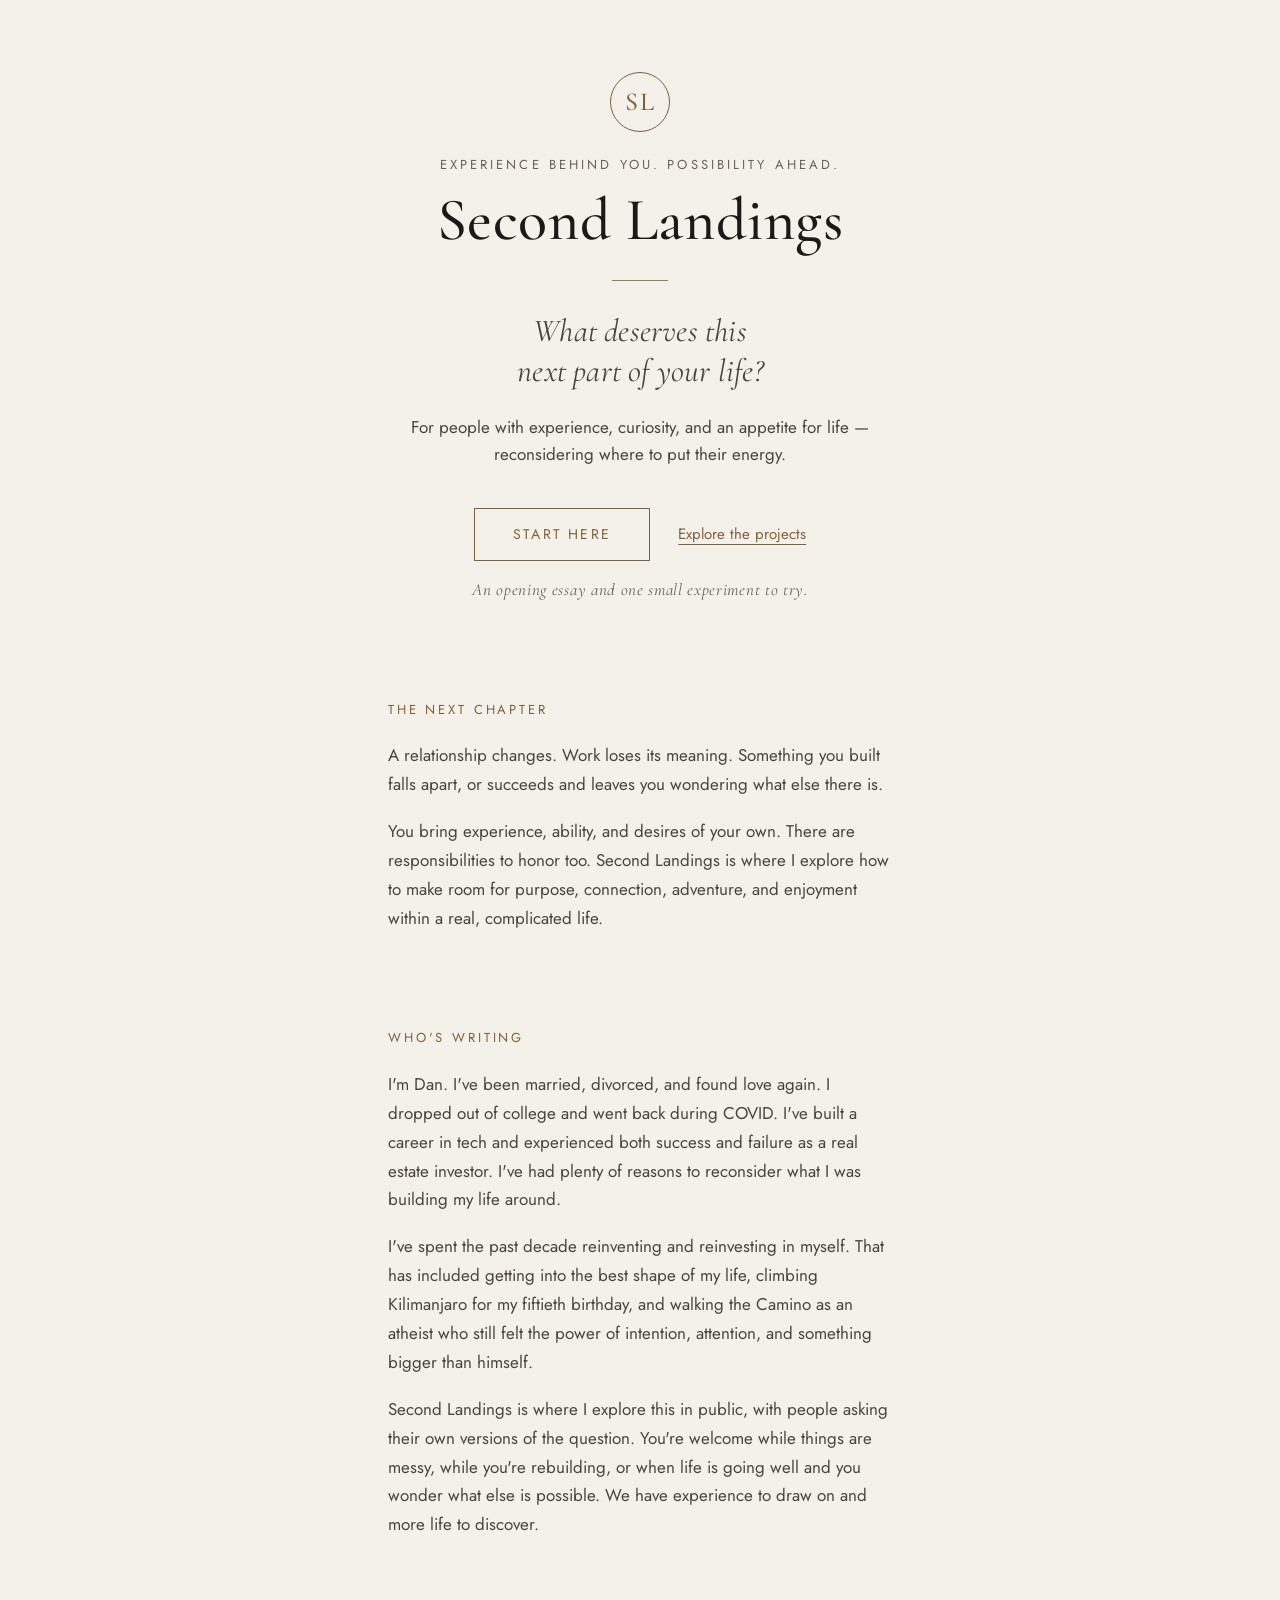
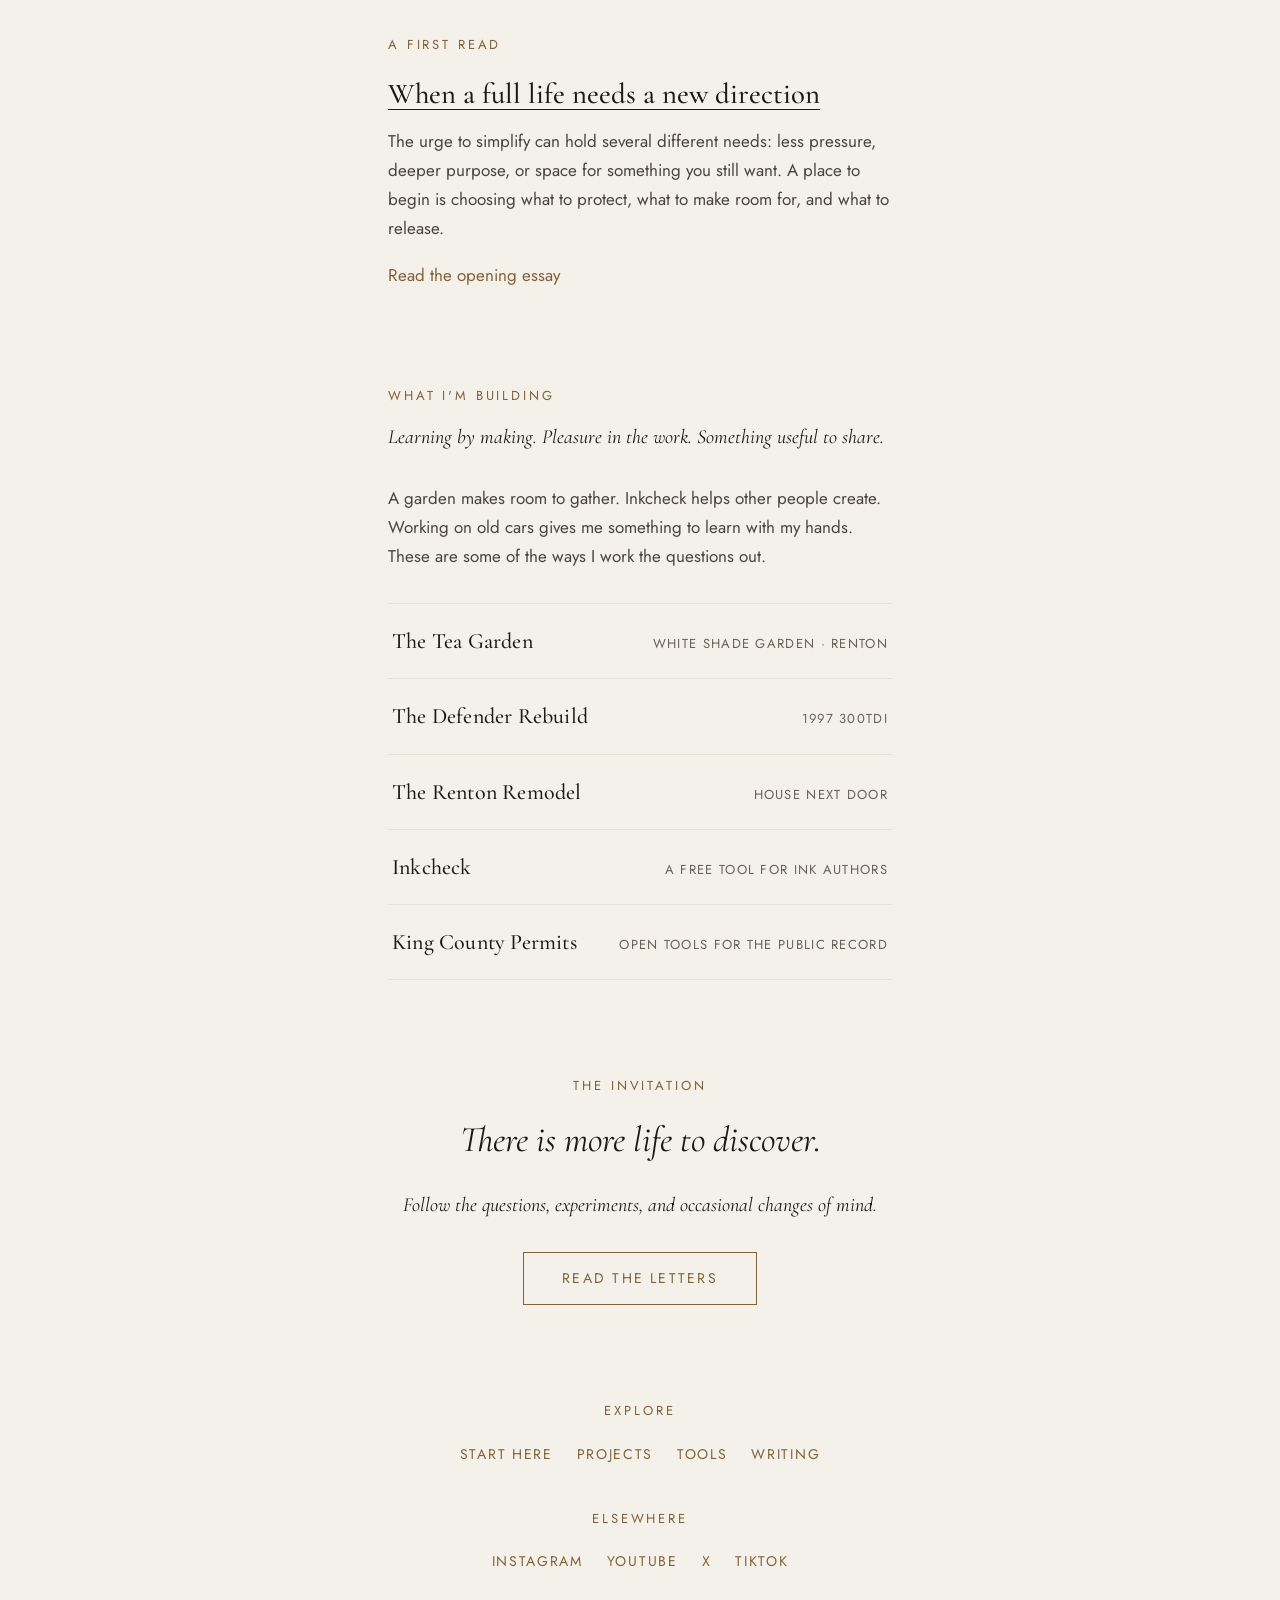
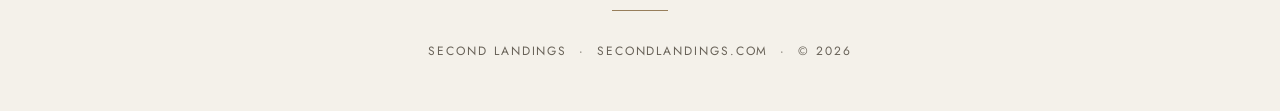
<file: index.html>
<!DOCTYPE html>
<html lang="en">
<head>
  <meta charset="UTF-8" />
  <meta name="viewport" content="width=device-width, initial-scale=1.0" />
  <title>Second Landings | What deserves your next chapter?</title>
  <link rel="icon" href="/favicon.svg" type="image/svg+xml" />
  <link rel="apple-touch-icon" href="/apple-touch-icon.png" />
  <meta name="description" content="Letters and practical experiments on purpose, reinvention, and a full life. For people with experience, curiosity, and an appetite for what comes next." />

  <meta property="og:title" content="Second Landings" />
  <meta property="og:description" content="What deserves this next part of your life?" />
  <meta property="og:image" content="https://secondlandings.com/projects/tea-garden/images/tea-garden-hero.jpg" />
  <meta property="og:image:alt" content="A table for tea among the trees and white flowers of the Second Landings garden." />
  <meta property="og:type" content="website" />
  <link rel="canonical" href="https://secondlandings.com/" />
  <meta property="og:url" content="https://secondlandings.com/" />
  <meta property="og:site_name" content="Second Landings" />
  <meta name="twitter:card" content="summary_large_image" />
  <meta name="twitter:site" content="@SecondLandings" />

  <link rel="preconnect" href="https://fonts.googleapis.com" />
  <link rel="preconnect" href="https://fonts.gstatic.com" crossorigin />
  <link href="https://fonts.googleapis.com/css2?family=Cormorant+Garamond:ital,wght@0,400;0,500;0,600;1,400;1,500&family=Jost:wght@300;400;500&display=swap" rel="stylesheet" />
  <link rel="stylesheet" href="/styles.css?v=20261008" />
</head>
<body>
  <a class="skip-link" href="#main-content">Skip to content</a>
  <main id="main-content">

    <!-- ===== HERO ===== -->
    <header class="hero section">
      <div class="monogram" aria-hidden="true">SL</div>
      <p class="eyebrow">Experience behind you. Possibility ahead.</p>
      <h1>Second Landings</h1>
      <div class="rule" aria-hidden="true"></div>
      <p class="lead">What deserves this<br />next part of your life?</p>
      <p class="hero-intro">For people with experience, curiosity, and an appetite for life — reconsidering where to put their energy.</p>
      <div class="cta-row">
        <div class="hero-actions">
          <a class="cta" href="/start-here/">Start here</a>
          <a class="quiet-link" href="/projects/">Explore the projects</a>
        </div>
        <p class="cta-note">An opening essay and one small experiment to try.</p>
      </div>
    </header>

    <section class="section narrow">
      <h2 class="section-label">The next chapter</h2>
      <div class="prose">
        <p>A relationship changes. Work loses its meaning. Something you built
        falls apart, or succeeds and leaves you wondering what else there is.</p>
        <p>You bring experience, ability, and desires of your own. There are
        responsibilities to honor too. Second Landings is where I explore how
        to make room for purpose, connection, adventure, and enjoyment within
        a real, complicated life.</p>
      </div>
    </section>

    <!-- ===== WHO'S WRITING ===== -->
    <section class="section narrow">
      <h2 class="section-label" id="about-dan">Who's writing</h2>
      <div class="prose">
        <p>I'm Dan. I've been married, divorced, and found love again. I dropped out of college and went back during COVID. I've built a career in tech and experienced both success and failure as a real estate investor. I've had plenty of reasons to reconsider what I was building my life around.</p>
        <p>I've spent the past decade reinventing and reinvesting in myself. That has included getting into the best shape of my life, climbing Kilimanjaro for my fiftieth birthday, and walking the Camino as an atheist who still felt the power of intention, attention, and something bigger than himself.</p>
        <p>Second Landings is where I explore this in public, with people asking their own versions of the question. You're welcome while things are messy, while you're rebuilding, or when life is going well and you wonder what else is possible. We have experience to draw on and more life to discover.</p>
      </div>
    </section>

    <section class="section narrow">
      <h2 class="section-label">A first read</h2>
      <h3 class="reading-title"><a href="/start-here/">When a full life needs a new direction</a></h3>
      <div class="prose">
        <p>The urge to simplify can hold several different needs: less pressure,
        deeper purpose, or space for something you still want. A place to begin
        is choosing what to protect, what to make room for, and what to release.</p>
        <p><a href="/start-here/">Read the opening essay</a></p>
      </div>
    </section>

    <!-- ===== WHAT I'M BUILDING ===== -->
    <section class="section narrow">
      <h2 class="section-label">What I'm building</h2>
      <p class="prose intro">Learning by making. Pleasure in the work. Something useful to share.</p>
      <div class="prose project-intro"><p>A garden makes room to gather. Inkcheck helps other people create. Working on old cars gives me something to learn with my hands. These are some of the ways I work the questions out.</p></div>
      <nav class="links" aria-label="Project links">
        <a class="link" href="/projects/tea-garden/">
          <span class="link-label">The Tea Garden</span>
          <span class="link-meta">White shade garden · Renton</span>
        </a>
        <a class="link" href="/projects/defender-300tdi/">
          <span class="link-label">The Defender Rebuild</span>
          <span class="link-meta">1997 300TDI</span>
        </a>
        <a class="link" href="/projects/renton-remodel/">
          <span class="link-label">The Renton Remodel</span>
          <span class="link-meta">House next door</span>
        </a>
        <a class="link" href="/inkcheck/">
          <span class="link-label">Inkcheck</span>
          <span class="link-meta">A free tool for Ink authors</span>
        </a>
        <a class="link" href="/tools/">
          <span class="link-label">King County Permits</span>
          <span class="link-meta">Open tools for the public record</span>
        </a>
      </nav>
    </section>

    <!-- ===== THE INVITATION ===== -->
    <section class="section invite">
      <h2 class="section-label">The invitation</h2>
      <p class="invite-line">There is more life to discover.</p>
      <p class="prose intro">Follow the questions, experiments, and occasional changes of mind.</p>
      <a class="cta" href="https://secondlandings.substack.com" target="_blank" rel="noopener">Read the letters</a>
    </section>

    <!-- ===== FOOTER ===== -->
    <footer class="foot section">
      <h2 class="section-label">Explore</h2>
      <nav class="elsewhere" aria-label="Explore Second Landings">
        <a href="/start-here/">Start here</a>
        <a href="/projects/">Projects</a>
        <a href="/tools/">Tools</a>
        <a href="https://secondlandings.substack.com" target="_blank" rel="noopener">Writing</a>
      </nav>
      <h2 class="section-label footer-label">Elsewhere</h2>
      <nav class="elsewhere" aria-label="Social profiles">
        <a href="https://www.instagram.com/secondlandings/" target="_blank" rel="noopener">Instagram</a>
        <a href="https://www.youtube.com/@secondlandings" target="_blank" rel="noopener">YouTube</a>
        <a href="https://x.com/SecondLandings" target="_blank" rel="noopener">X</a>
        <a href="https://www.tiktok.com/@secondlandings" target="_blank" rel="noopener">TikTok</a>
      </nav>
      <div class="rule" aria-hidden="true"></div>
      <p class="colophon">Second Landings &nbsp;·&nbsp; secondlandings.com &nbsp;·&nbsp; © <span id="year"></span></p>
    </footer>

  </main>

  <script>document.getElementById("year").textContent = new Date().getFullYear();</script>
</body>
</html>
</file>
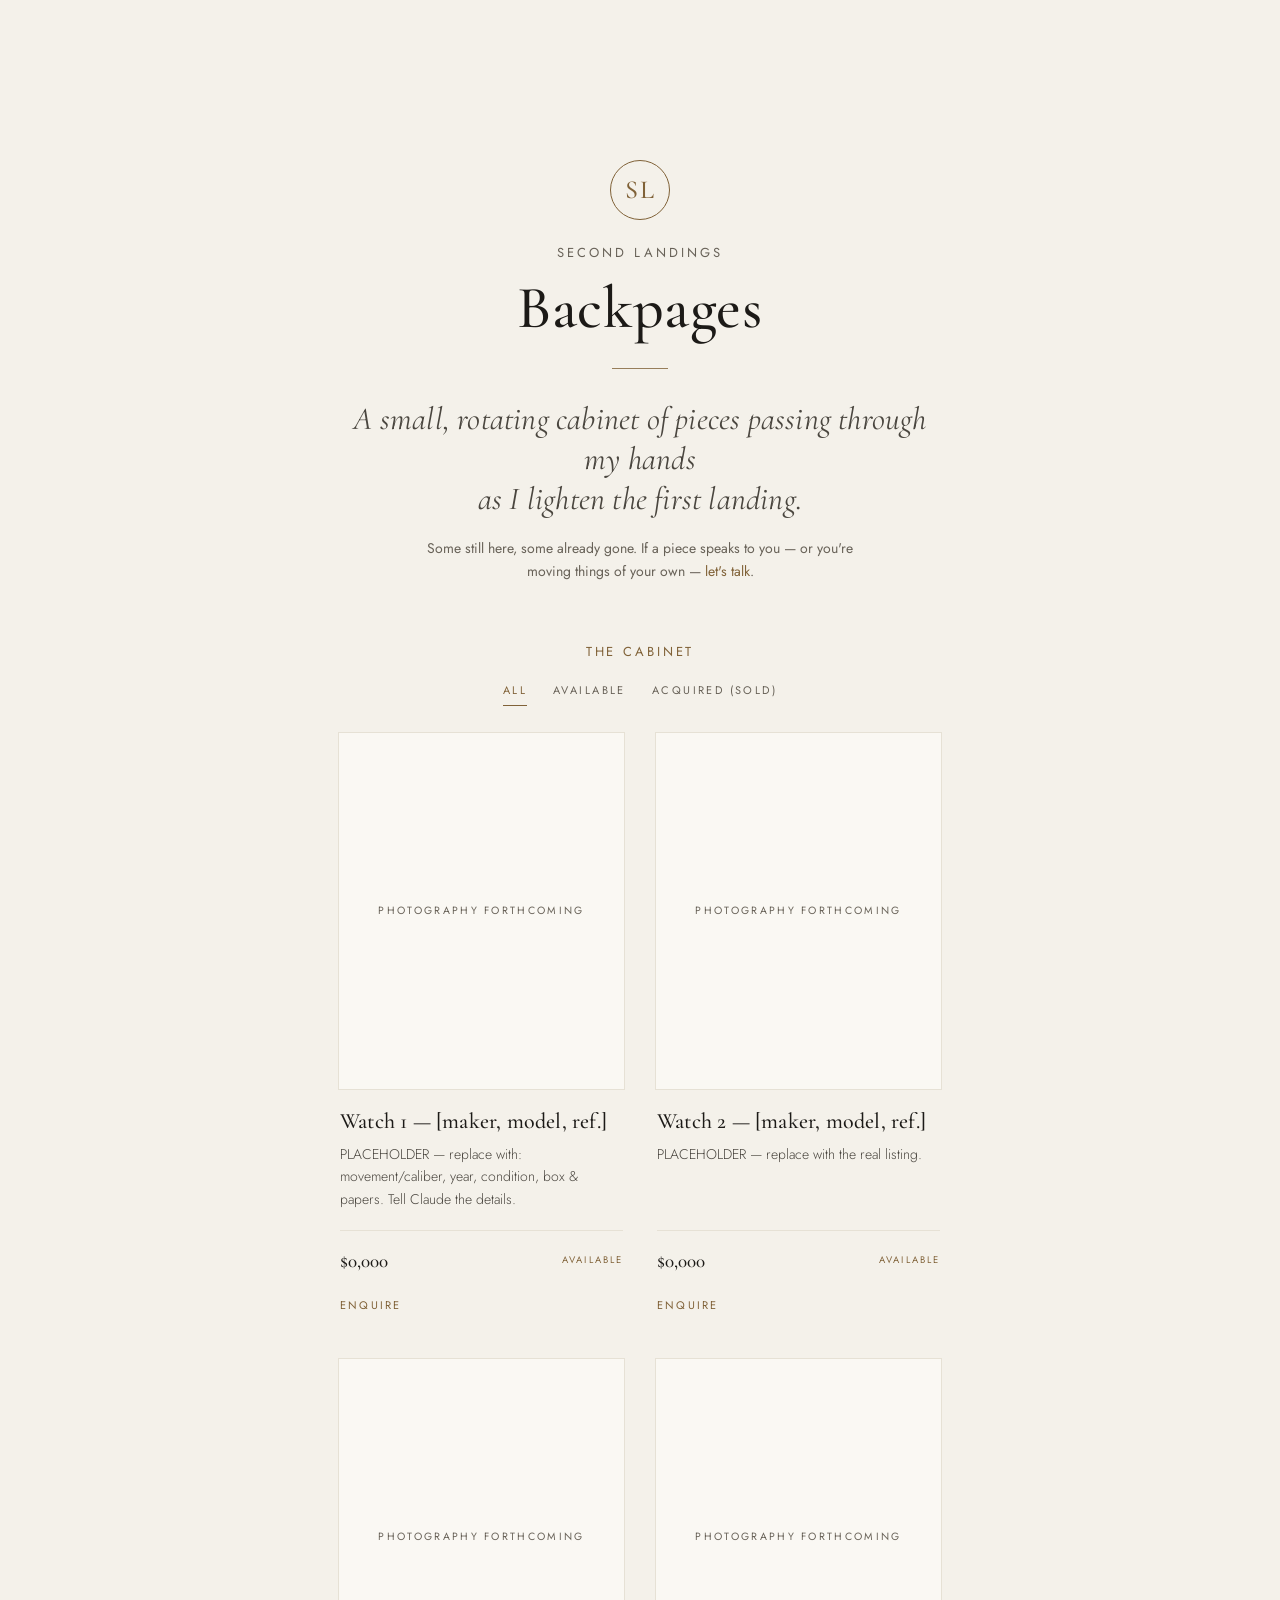
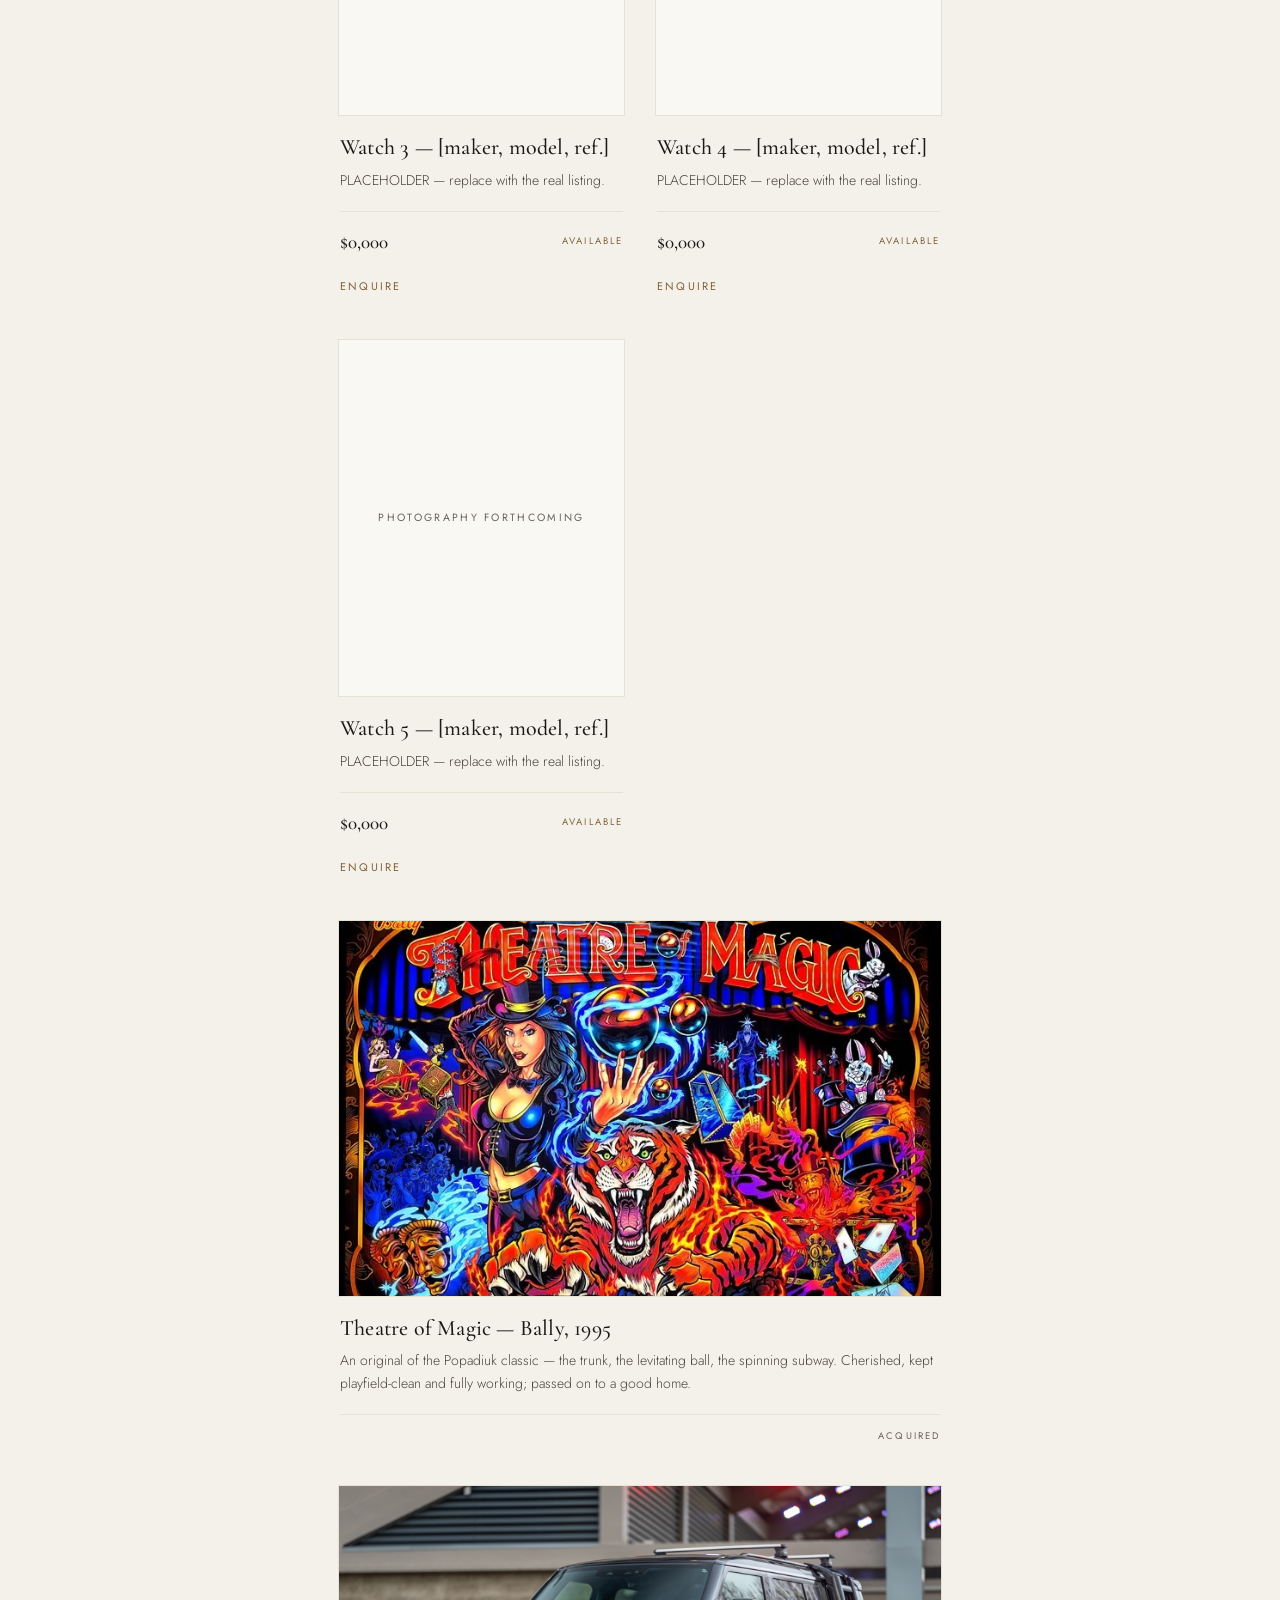
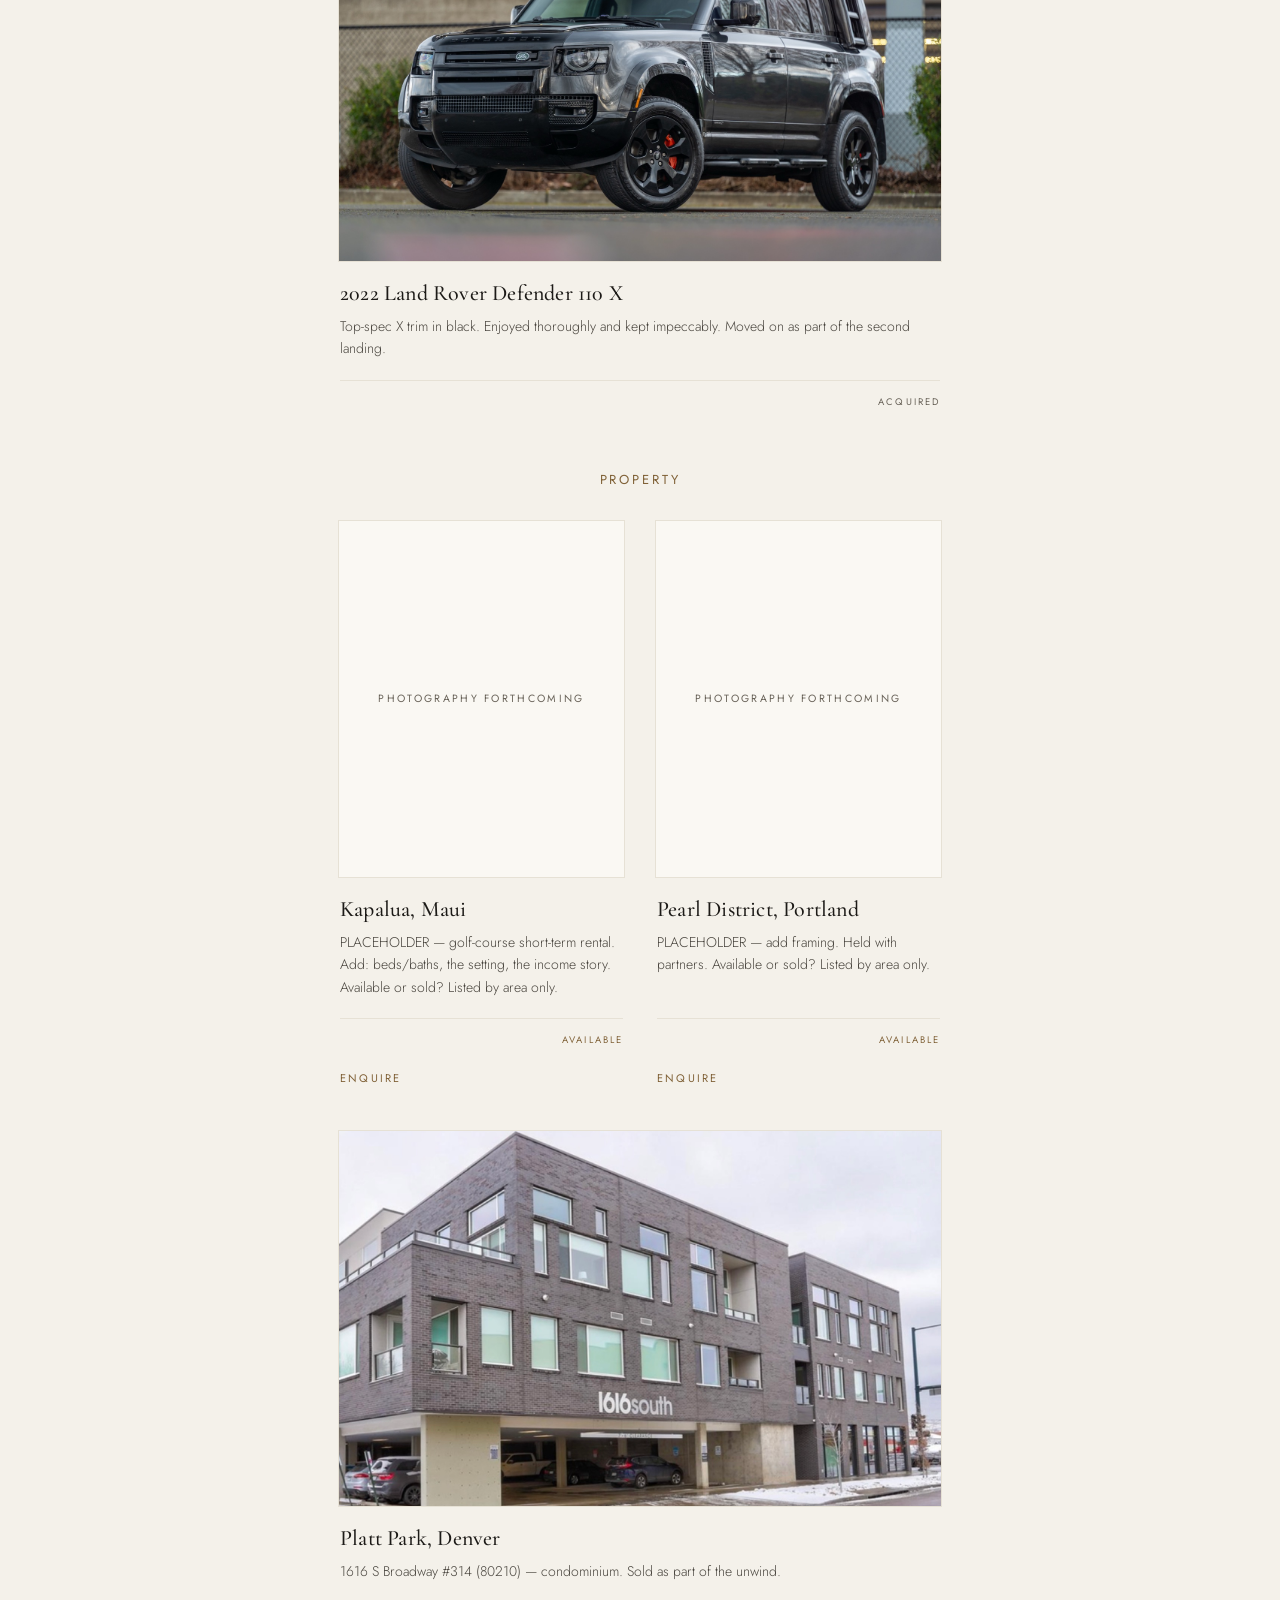
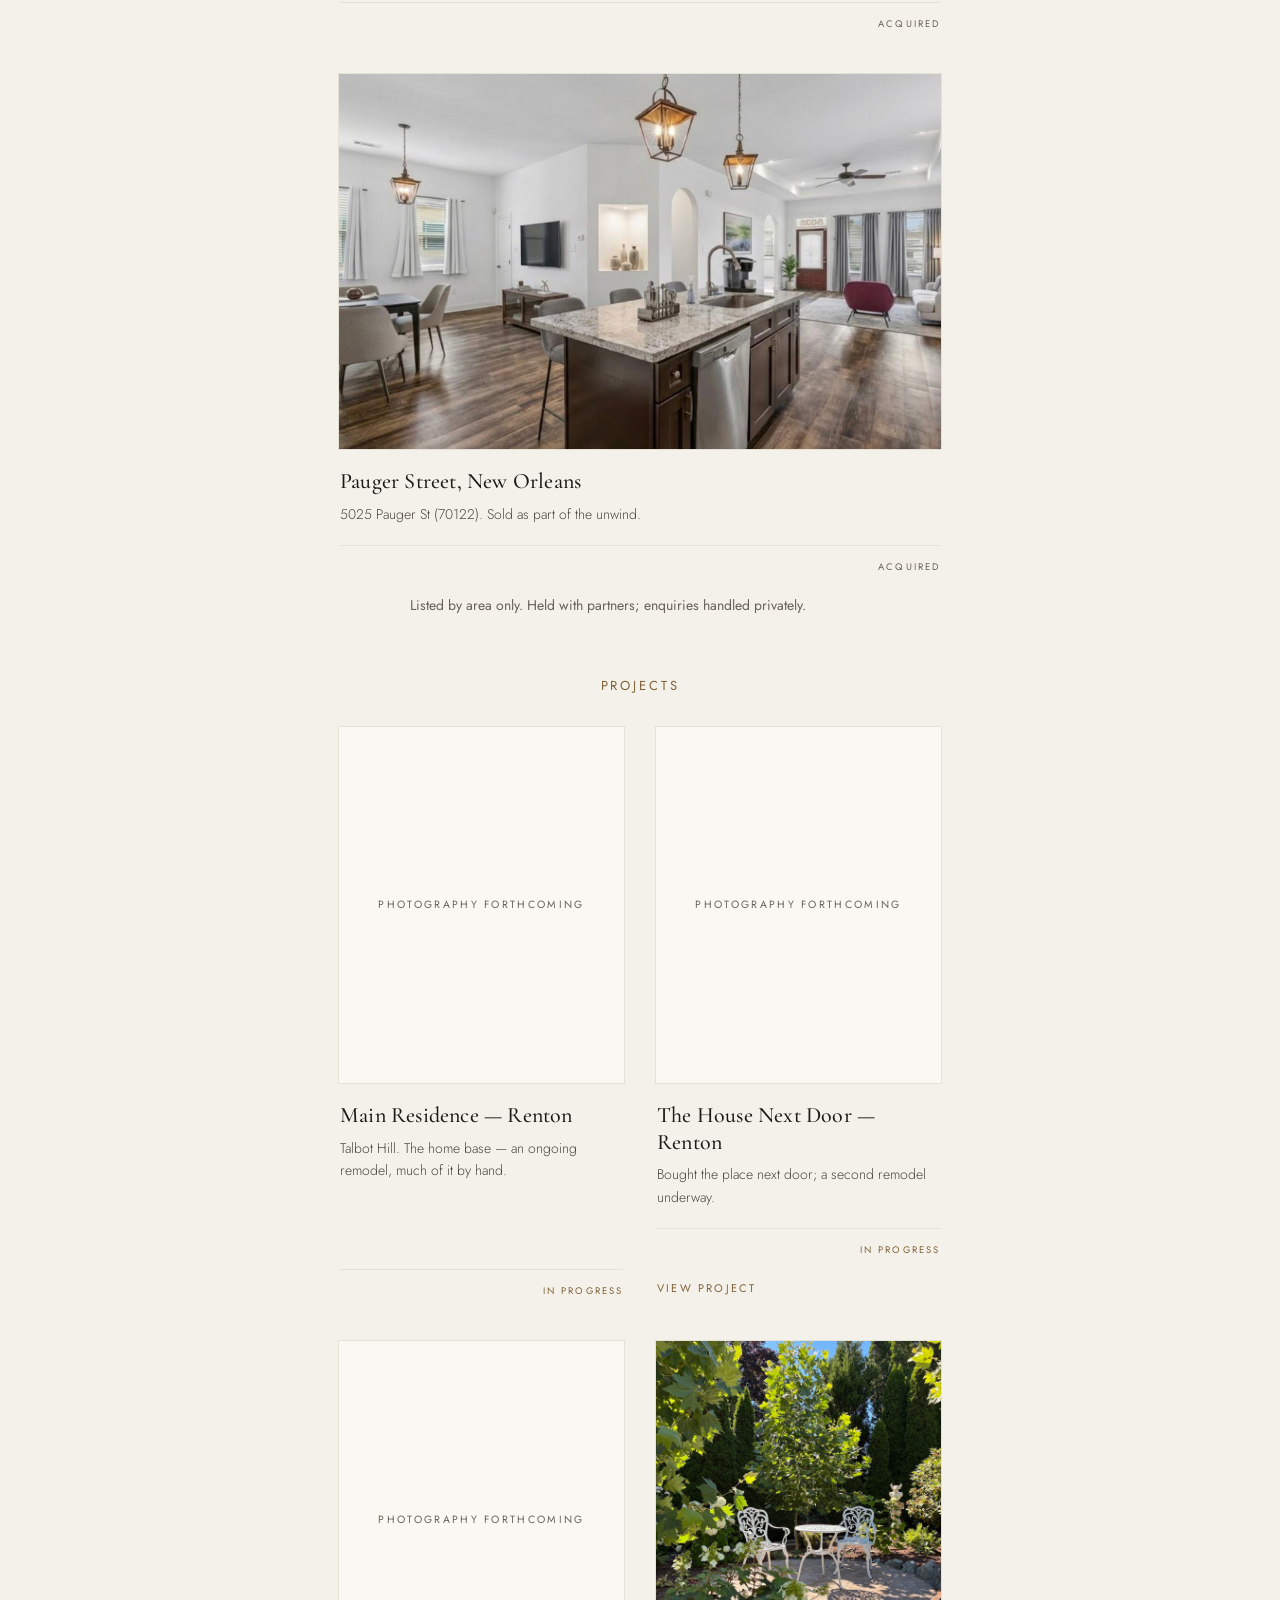
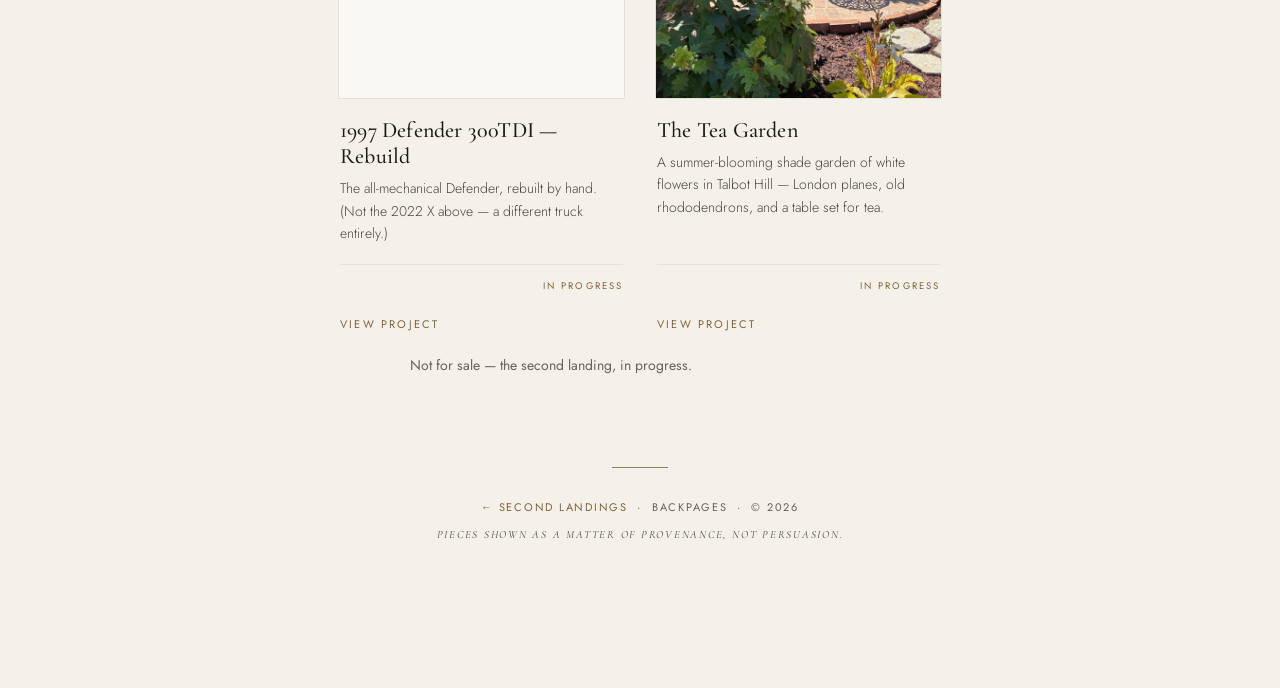
<file: backpages/index.html>
<!DOCTYPE html>
<html lang="en">
<head>
  <meta charset="UTF-8" />
  <meta name="viewport" content="width=device-width, initial-scale=1.0" />
  <title>Backpages · Second Landings</title>
  <link rel="icon" href="/favicon.svg" type="image/svg+xml" />
  <link rel="apple-touch-icon" href="/apple-touch-icon.png" />
  <meta name="description" content="A small, rotating cabinet of pieces passing through my hands — watches and objects, some still here, some already gone." />

  <meta property="og:title" content="Backpages · Second Landings" />
  <meta property="og:description" content="A small, rotating cabinet — watches and objects, some still here, some already gone." />
  <meta property="og:type" content="website" />

  <link rel="preconnect" href="https://fonts.googleapis.com" />
  <link rel="preconnect" href="https://fonts.gstatic.com" crossorigin />
  <link href="https://fonts.googleapis.com/css2?family=Cormorant+Garamond:ital,wght@0,400;0,500;0,600;1,400;1,500&family=Jost:wght@300;400;500&display=swap" rel="stylesheet" />
  <link rel="stylesheet" href="../styles.css?v=2" />
</head>
<body>
  <main class="wrap">

    <!-- ===== HEADER ===== -->
    <header class="hero">
      <a class="monogram" href="/" aria-label="Second Landings home">SL</a>
      <p class="eyebrow">Second Landings</p>
      <h1>Backpages</h1>
      <div class="rule" aria-hidden="true"></div>
      <p class="lead">A small, rotating cabinet of pieces passing through my hands<br />
      as I lighten the first landing.</p>
      <p class="backpages-note">Some still here, some already gone. If a piece speaks to you — or
      you're moving things of your own — <a href="mailto:you@secondlandings.com?subject=Backpages%20enquiry">let's talk</a>.</p>
    </header>

    <!-- ===== THE CABINET ===== -->
    <section class="catalog" aria-label="The cabinet">
      <div class="catalog-head">
        <p class="section-label">The Cabinet</p>
        <div class="filters" role="tablist">
          <button class="filter is-active" data-filter="all">All</button>
          <button class="filter" data-filter="available">Available</button>
          <button class="filter" data-filter="sold">Acquired (Sold)</button>
        </div>
      </div>
      <div id="items" class="items">
        <p class="loading">Loading…</p>
      </div>
    </section>

    <!-- ===== PROPERTY ===== -->
    <section class="catalog" aria-label="Property">
      <div class="catalog-head">
        <p class="section-label">Property</p>
      </div>
      <div id="property" class="items">
        <p class="loading">Loading…</p>
      </div>
      <p class="backpages-note">Listed by area only. Held with partners; enquiries handled privately.</p>
    </section>

    <!-- ===== PROJECTS (remodels — not for sale) ===== -->
    <section class="catalog" aria-label="Projects">
      <div class="catalog-head">
        <p class="section-label">Projects</p>
      </div>
      <div id="projects" class="items">
        <p class="loading">Loading…</p>
      </div>
      <p class="backpages-note">Not for sale — the second landing, in progress.</p>
    </section>

    <footer class="foot">
      <div class="rule" aria-hidden="true"></div>
      <p><a href="/">← Second Landings</a> &nbsp;·&nbsp; Backpages &nbsp;·&nbsp; © <span id="year"></span></p>
      <p class="foot-note">Pieces shown as a matter of provenance, not persuasion.</p>
    </footer>

  </main>

  <script src="../app.js?v=5"></script>
</body>
</html>
</file>
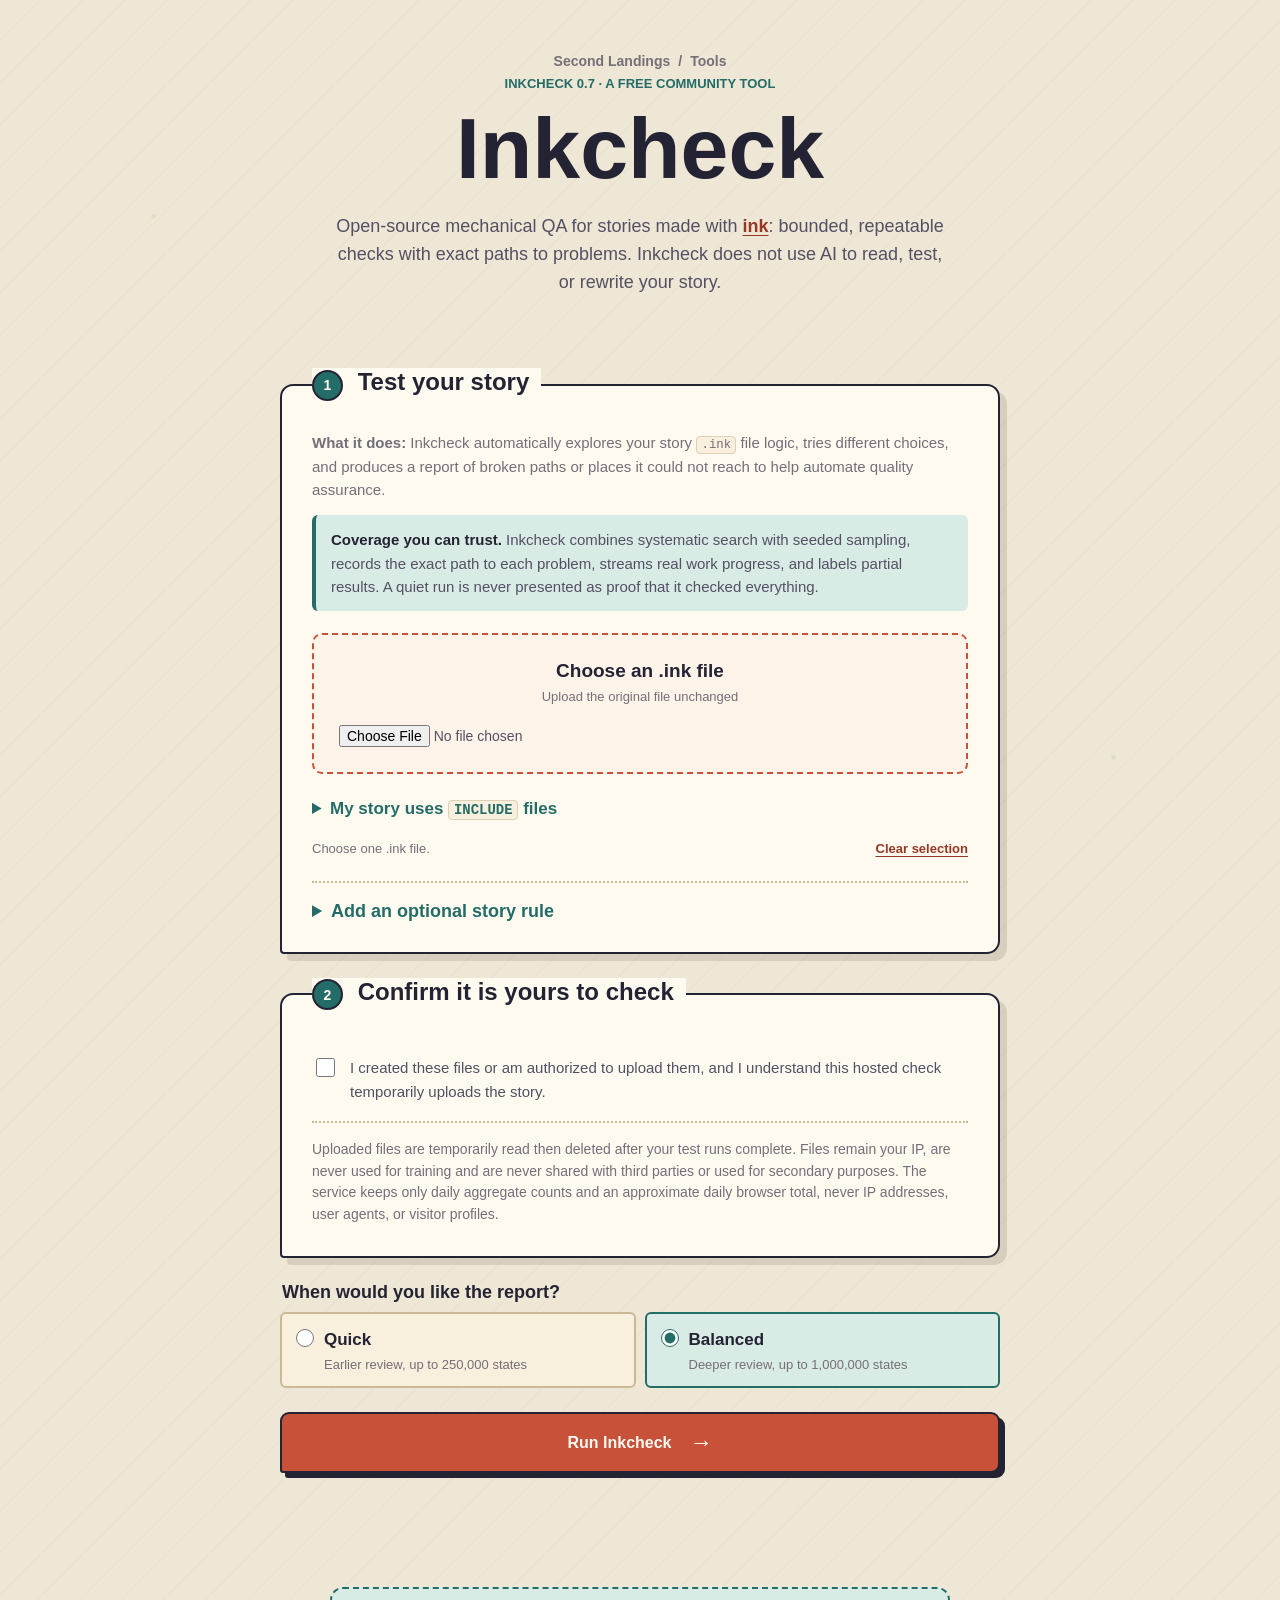
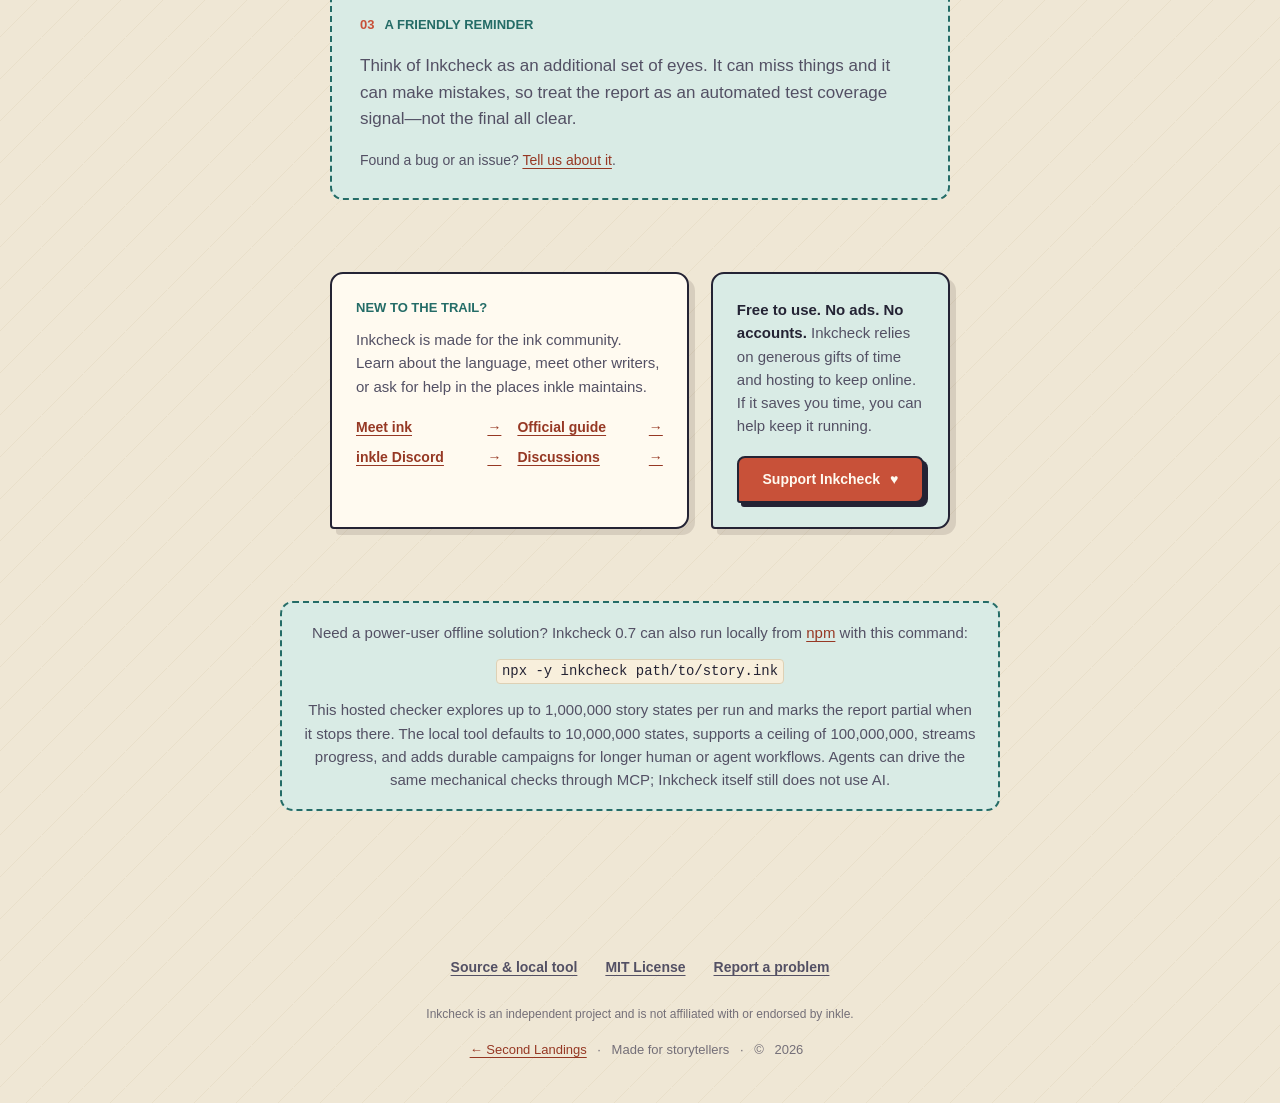
<file: inkcheck/index.html>
<!DOCTYPE html>
<html lang="en">
<head>
  <meta charset="UTF-8" />
  <meta name="viewport" content="width=device-width, initial-scale=1.0" />
  <title>Inkcheck · Second Landings</title>
  <link rel="icon" href="/favicon.svg" type="image/svg+xml" />
  <link rel="apple-touch-icon" href="/apple-touch-icon.png" />
  <meta name="description" content="Free, open-source mechanical QA for interactive stories written with ink. Bounded, repeatable checks with no AI." />
  <meta name="inkcheck-api" content="https://inkcheck-api.secondlandings.com/api/check" />

  <meta property="og:title" content="Inkcheck · Second Landings" />
  <meta property="og:description" content="Free mechanical QA for stories written with ink: bounded, repeatable checks with no AI." />
  <meta property="og:type" content="website" />
  <meta property="og:url" content="https://secondlandings.com/inkcheck/" />
  <meta property="og:image" content="https://secondlandings.com/inkcheck/share-card.png" />
  <meta property="og:image:width" content="1200" />
  <meta property="og:image:height" content="630" />
  <meta property="og:image:alt" content="Inkcheck — a free second pair of eyes for stories made with ink" />
  <meta name="twitter:card" content="summary_large_image" />

  <link rel="stylesheet" href="inkcheck.css?v=13" />
  <script src="progress-presentation.js?v=1" defer></script>
  <script src="app.js?v=14" defer></script>
</head>
<body>
  <a class="skip-link" href="#checker">Skip to checker</a>
  <main>
    <header class="hero section inkcheck-hero">
      <a class="home-link" href="/">Second Landings <span aria-hidden="true">/</span> Tools</a>
      <p class="eyebrow">Inkcheck 0.7 · A free community tool</p>
      <h1>Inkcheck</h1>
      <p class="hero-intro">Open-source mechanical QA for stories made with <a href="https://www.inklestudios.com/ink">ink</a>: bounded, repeatable checks with exact paths to problems. Inkcheck does not use AI to read, test, or rewrite your story.</p>
    </header>

    <section id="checker" class="section checker-shell" aria-label="Inkcheck hosted checker" tabindex="-1">
      <form id="check-form" novalidate>
        <fieldset class="checker-card">
          <legend><span>1</span> Test your story</legend>
          <p class="field-help"><strong>What it does:</strong> Inkcheck automatically explores your story <code>.ink</code> file logic, tries different choices, and produces a report of broken paths or places it could not reach to help automate quality assurance.</p>
          <p class="value-note"><strong>Coverage you can trust.</strong> Inkcheck combines systematic search with seeded sampling, records the exact path to each problem, streams real work progress, and labels partial results. A quiet run is never presented as proof that it checked everything.</p>

          <label class="file-drop" for="main-file">
            <strong>Choose an .ink file</strong>
            <span>Upload the original file unchanged</span>
            <input id="main-file" type="file" accept=".ink,text/plain" />
          </label>

          <details id="include-options">
            <summary>My story uses <code>INCLUDE</code> files</summary>
            <p class="field-help">Add the supporting files unchanged. If they live in subfolders, select the existing project folder so paths stay intact.</p>
            <div class="file-options">
              <label class="file-drop compact" for="include-files">
                <strong>Add INCLUDE files</strong>
                <span>Files beside the story file</span>
                <input id="include-files" type="file" accept=".ink,text/plain" multiple />
              </label>
              <label class="file-drop compact" for="folder">
                <strong>Select project folder</strong>
                <span>Preserves current subfolders</span>
                <input id="folder" type="file" accept=".ink,text/plain" webkitdirectory multiple />
              </label>
            </div>
          </details>

          <div id="root-choice" hidden>
            <label for="root">Which file starts the story?</label>
            <select id="root"><option value="story.ink">story.ink</option></select>
          </div>
          <div class="selection-summary">
            <p id="selection-note" class="selection-note">Choose one .ink file.</p>
            <button id="clear-selection" class="text-button" type="button">Clear selection</button>
          </div>

          <details id="story-rule" class="story-rule">
            <summary>Add an optional story rule</summary>
            <p class="field-help">Check a rule you define while Inkcheck follows the ordinary bounded paths. It does not use AI or add hidden search budget.</p>
            <label class="check-row rule-enable"><input id="rule-enabled" type="checkbox" /><span>Check this rule during my test</span></label>
            <div id="rule-fields" class="rule-fields" hidden>
              <label>Variable to check
                <input id="rule-left" type="text" list="story-variables" inputmode="text" autocomplete="off" placeholder="gold" />
              </label>
              <label>Must be
                <select id="rule-operator">
                  <option value=">=">at least</option>
                  <option value=">">greater than</option>
                  <option value="<=">at most</option>
                  <option value="<">less than</option>
                  <option value="==">equal to</option>
                  <option value="!=">not equal to</option>
                </select>
              </label>
              <label>Compare with
                <select id="rule-right-kind">
                  <option value="literal">a number</option>
                  <option value="variable">another variable</option>
                </select>
              </label>
              <label id="rule-right-label">Number
                <input id="rule-right" type="number" step="any" inputmode="decimal" placeholder="0" />
              </label>
              <label>Check
                <select id="rule-when">
                  <option value="always">at every visited state</option>
                  <option value="terminal">when a path ends</option>
                </select>
              </label>
            </div>
            <p id="rule-preview" class="rule-preview" hidden></p>
            <pre id="rule-config" class="rule-config" hidden></pre>
            <datalist id="story-variables"></datalist>
          </details>
        </fieldset>

        <fieldset class="checker-card">
          <legend><span>2</span> Confirm it is yours to check</legend>
          <label class="check-row"><input id="consent" type="checkbox" required /><span>I created these files or am authorized to upload them, and I understand this hosted check temporarily uploads the story.</span></label>
          <p class="upload-disclaimer">Uploaded files are temporarily read then deleted after your test runs complete. Files remain your IP, are never used for training and are never shared with third parties or used for secondary purposes. The service keeps only daily aggregate counts and an approximate daily browser total, never IP addresses, user agents, or visitor profiles.</p>
        </fieldset>

        <fieldset class="run-intent">
          <legend>When would you like the report?</legend>
          <label><input type="radio" name="run-intent" value="quick" /><span><strong>Quick</strong><small>Earlier review, up to 250,000 states</small></span></label>
          <label><input type="radio" name="run-intent" value="balanced" checked /><span><strong>Balanced</strong><small>Deeper review, up to 1,000,000 states</small></span></label>
        </fieldset>

        <button class="run-button" id="submit" type="submit"><span>Run Inkcheck</span><span aria-hidden="true">→</span></button>
        <p id="form-status" class="form-status" role="status" aria-live="polite"></p>
        <section id="run-progress" class="run-progress" hidden aria-live="polite" aria-label="Check progress">
          <p id="progress-phase" class="progress-phase">Preparing your check</p>
          <p id="progress-budget" class="progress-budget"></p>
          <p id="progress-details" class="progress-details"></p>
          <p id="progress-trust" class="progress-trust"></p>
          <button id="cancel-check" class="text-button" type="button">Cancel check</button>
        </section>
        <div id="maze-loader" class="maze-loader" hidden aria-hidden="true">
          <div class="maze-track">
            <span class="maze-wall top"></span>
            <span class="maze-wall mid"></span>
            <span class="maze-wall bottom"></span>
            <span class="pixel-explorer"></span>
          </div>
        </div>
      </form>

      <section id="result" class="checker-card report" hidden aria-labelledby="result-title" tabindex="-1">
        <div class="report-heading">
          <div><p class="section-label">Your report</p><h2 id="result-title">Report ready</h2></div>
          <button id="download" class="quiet-button" type="button">Download JSON</button>
        </div>
        <p id="result-summary" class="report-summary"></p>
        <div id="result-metrics" class="report-metrics"></div>
        <div id="result-findings" class="report-findings"></div>
      </section>
    </section>

    <section class="section narrow limitations">
      <p class="section-label"><span aria-hidden="true">03</span> A friendly reminder</p>
      <div class="prose">
        <p>Think of Inkcheck as an additional set of eyes. It can miss things and it can make mistakes, so treat the report as an automated test coverage signal—not the final all clear.</p>
        <p class="small-note">Found a bug or an issue? <a href="https://github.com/chaoz23/inkcheck/issues">Tell us about it</a>.</p>
      </div>
    </section>


    <section class="section narrow trailhead" aria-labelledby="trailhead-title">
      <div class="community-note">
        <p class="section-label" id="trailhead-title">New to the trail?</p>
        <p>Inkcheck is made for the ink community. Learn about the language, meet other writers, or ask for help in the places inkle maintains.</p>
        <nav class="community-links" aria-label="Official ink resources">
          <a href="https://www.inklestudios.com/ink">Meet ink <span aria-hidden="true">→</span></a>
          <a href="https://github.com/inkle/ink#readme">Official guide <span aria-hidden="true">→</span></a>
          <a href="https://discord.gg/inkle">inkle Discord <span aria-hidden="true">→</span></a>
          <a href="https://github.com/inkle/ink/discussions">Discussions <span aria-hidden="true">→</span></a>
        </nav>
      </div>
      <aside class="support-note" aria-label="Support Inkcheck">
        <p><strong>Free to use. No ads. No accounts.</strong> Inkcheck relies on generous gifts of time and hosting to keep online. If it saves you time, you can help keep it running.</p>
        <a class="support-button" href="https://ko-fi.com/chaoz23">Support Inkcheck <span aria-hidden="true">♥</span></a>
      </aside>
    </section>

    <aside id="local-mode" class="section mode-card" aria-label="Run locally">
      <div>
        <p>Need a power-user offline solution? Inkcheck 0.7 can also run locally from <a href="https://www.npmjs.com/package/inkcheck">npm</a> with this command:</p>
      </div>
      <code>npx -y inkcheck path/to/story.ink</code>
      <p class="small-note">This hosted checker explores up to 1,000,000 story states per run and marks the report partial when it stops there. The local tool defaults to 10,000,000 states, supports a ceiling of 100,000,000, streams progress, and adds durable campaigns for longer human or agent workflows. Agents can drive the same mechanical checks through MCP; Inkcheck itself still does not use AI.</p>
    </aside>

    <footer class="foot section">
      <nav class="elsewhere">
        <a href="https://github.com/chaoz23/inkcheck">Source &amp; local tool</a>
        <a href="https://github.com/chaoz23/inkcheck/blob/main/LICENSE">MIT License</a>
        <a href="https://github.com/chaoz23/inkcheck/issues">Report a problem</a>
      </nav>
      <p class="legal-note">Inkcheck is an independent project and is not affiliated with or endorsed by inkle.</p>
      <p class="colophon"><a href="/">← Second Landings</a> <span aria-hidden="true">·</span> Made for storytellers <span aria-hidden="true">·</span> © <span id="year"></span></p>
    </footer>
  </main>
</body>
</html>
</file>
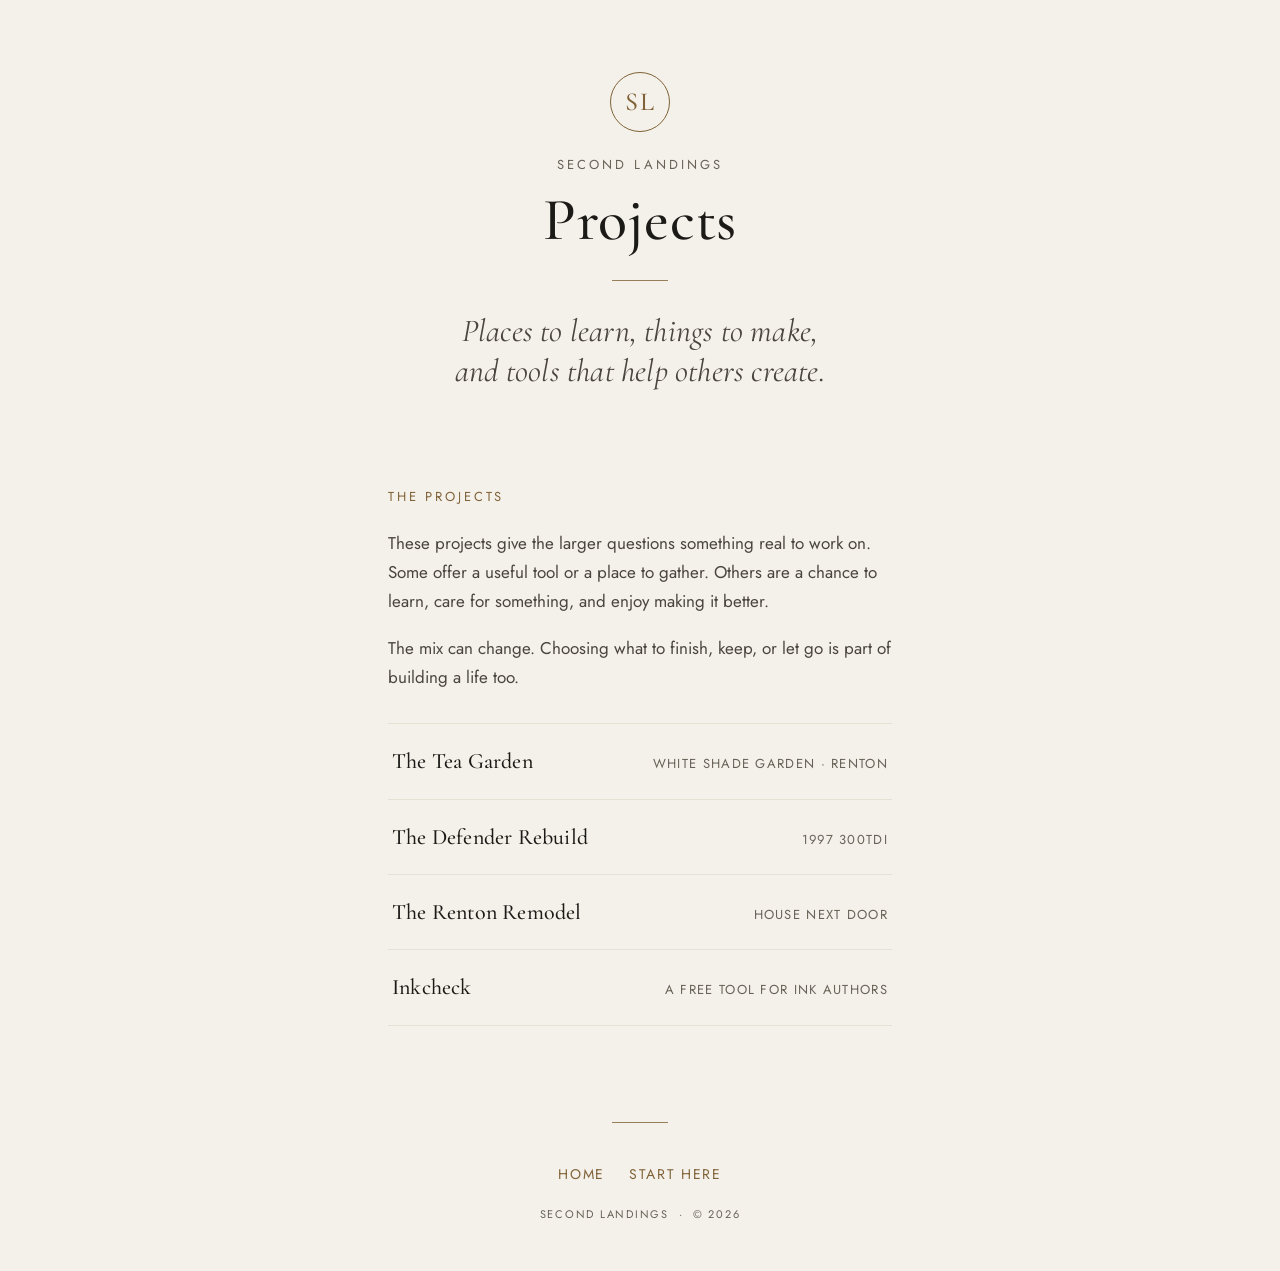
<file: projects/index.html>
<!DOCTYPE html>
<html lang="en">
<head>
  <meta charset="UTF-8" />
  <meta name="viewport" content="width=device-width, initial-scale=1.0" />
  <title>Projects · Second Landings</title>
  <link rel="icon" href="/favicon.svg" type="image/svg+xml" />
  <link rel="apple-touch-icon" href="/apple-touch-icon.png" />
  <meta name="description" content="Places to learn, things to make, and tools that help others create: the tea garden, old cars, a remodel, and Inkcheck." />

  <meta property="og:title" content="Projects · Second Landings" />
  <meta property="og:description" content="Places to learn, things to make, and tools that help others create." />
  <meta property="og:image" content="https://secondlandings.com/projects/tea-garden/images/tea-garden-hero.jpg" />
  <meta property="og:image:alt" content="A table for tea among the trees and white flowers of the Second Landings garden." />
  <meta property="og:type" content="website" />
  <link rel="canonical" href="https://secondlandings.com/projects/" />
  <meta property="og:url" content="https://secondlandings.com/projects/" />
  <meta property="og:site_name" content="Second Landings" />
  <meta name="twitter:card" content="summary_large_image" />
  <meta name="twitter:site" content="@SecondLandings" />

  <link rel="preconnect" href="https://fonts.googleapis.com" />
  <link rel="preconnect" href="https://fonts.gstatic.com" crossorigin />
  <link href="https://fonts.googleapis.com/css2?family=Cormorant+Garamond:ital,wght@0,400;0,500;0,600;1,400;1,500&family=Jost:wght@300;400;500&display=swap" rel="stylesheet" />
  <link rel="stylesheet" href="/styles.css?v=20261008" />
</head>
<body>
  <a class="skip-link" href="#main-content">Skip to content</a>
  <main id="main-content">

    <header class="hero section">
      <a class="monogram" href="/" aria-label="Second Landings home">SL</a>
      <p class="eyebrow">Second Landings</p>
      <h1>Projects</h1>
      <div class="rule" aria-hidden="true"></div>
      <p class="lead">Places to learn, things to make,<br />and tools that help others create.</p>
    </header>

    <section class="section narrow">
      <h2 class="section-label">The projects</h2>
      <div class="prose project-intro">
        <p>These projects give the larger questions something real to work on.
        Some offer a useful tool or a place to gather. Others are a chance to
        learn, care for something, and enjoy making it better.</p>
        <p>The mix can change. Choosing what to finish, keep, or let go is part
        of building a life too.</p>
      </div>
      <nav class="links" aria-label="Project links">
        <a class="link" href="/projects/tea-garden/">
          <span class="link-label">The Tea Garden</span>
          <span class="link-meta">White shade garden · Renton</span>
        </a>
        <a class="link" href="/projects/defender-300tdi/">
          <span class="link-label">The Defender Rebuild</span>
          <span class="link-meta">1997 300TDI</span>
        </a>
        <a class="link" href="/projects/renton-remodel/">
          <span class="link-label">The Renton Remodel</span>
          <span class="link-meta">House next door</span>
        </a>
        <a class="link" href="/inkcheck/">
          <span class="link-label">Inkcheck</span>
          <span class="link-meta">A free tool for Ink authors</span>
        </a>
      </nav>
    </section>

    <footer class="foot section">
      <div class="rule" aria-hidden="true"></div>
      <nav class="elsewhere" aria-label="Explore Second Landings">
        <a href="/">Home</a>
        <a href="/start-here/">Start here</a>
      </nav>
      <p>Second Landings &nbsp;·&nbsp; © <span id="year"></span></p>
    </footer>

  </main>
  <script>document.getElementById("year").textContent = new Date().getFullYear();</script>
</body>
</html>
</file>
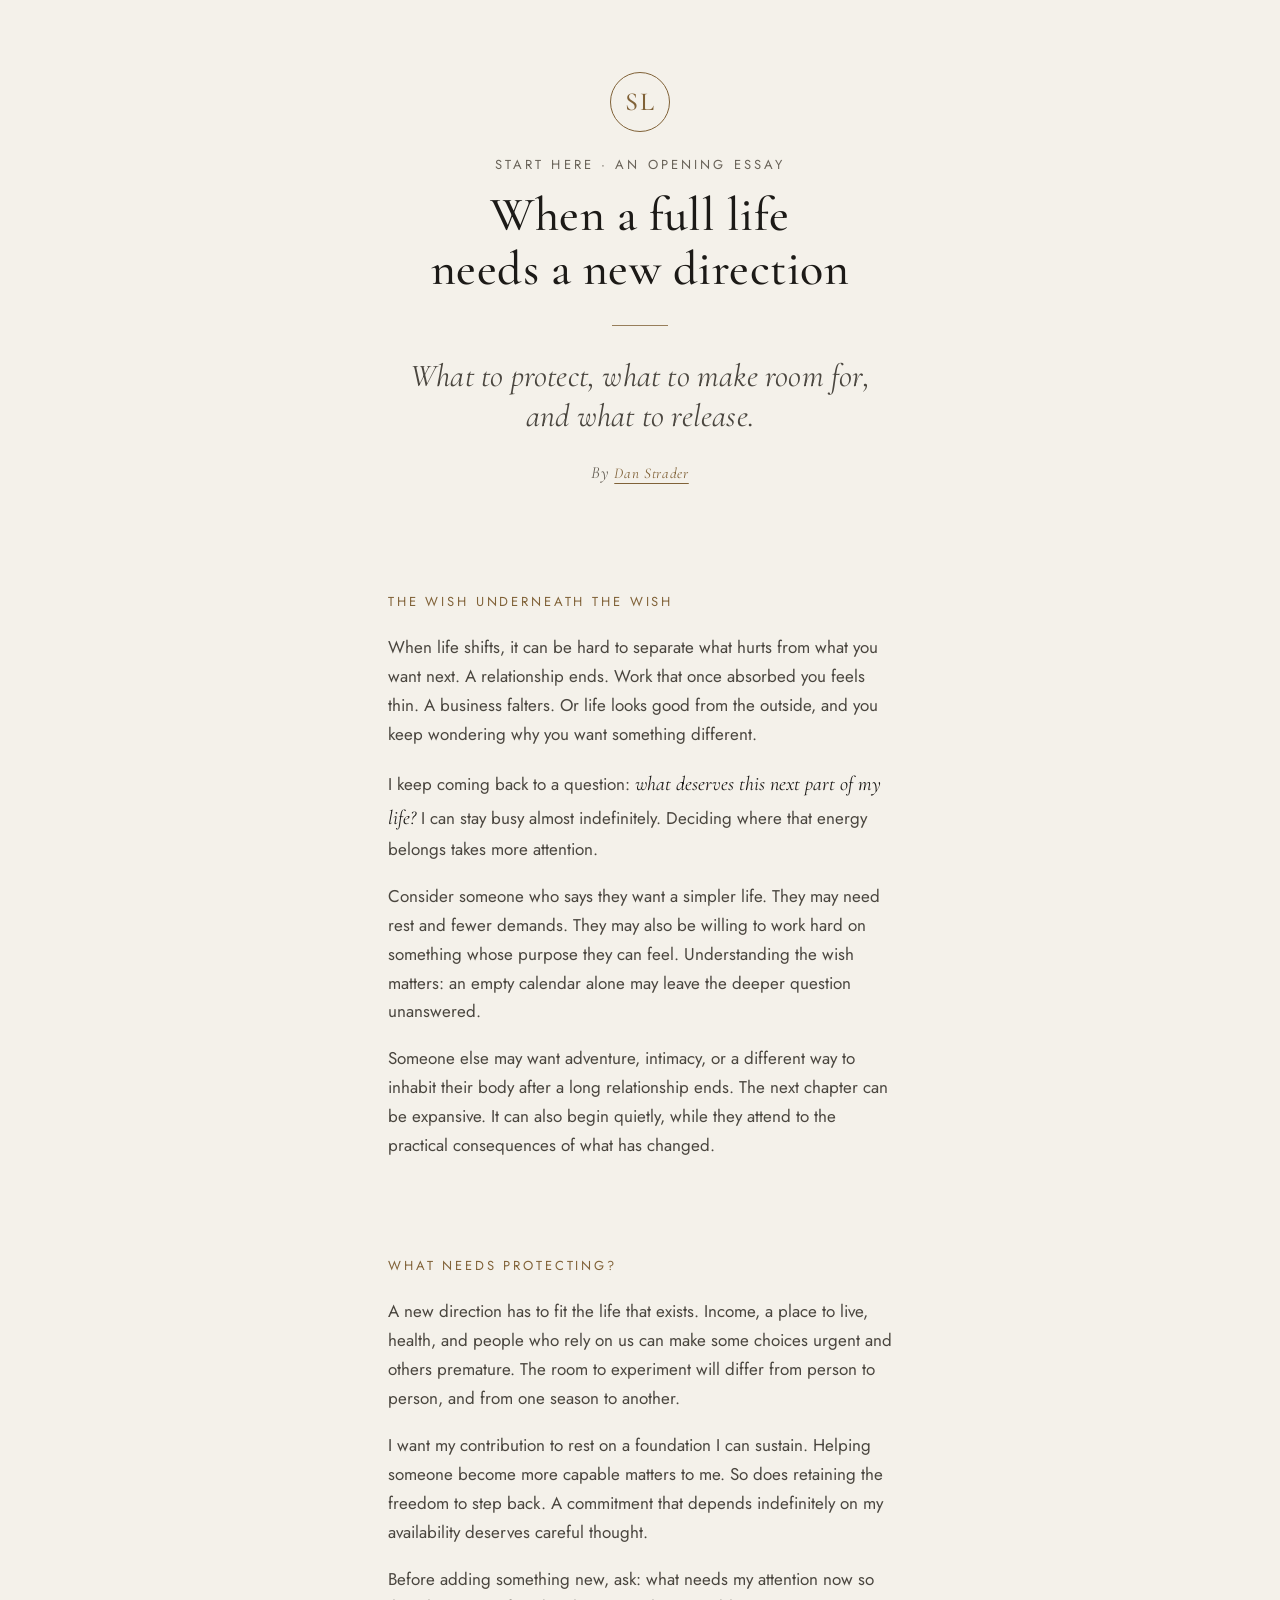
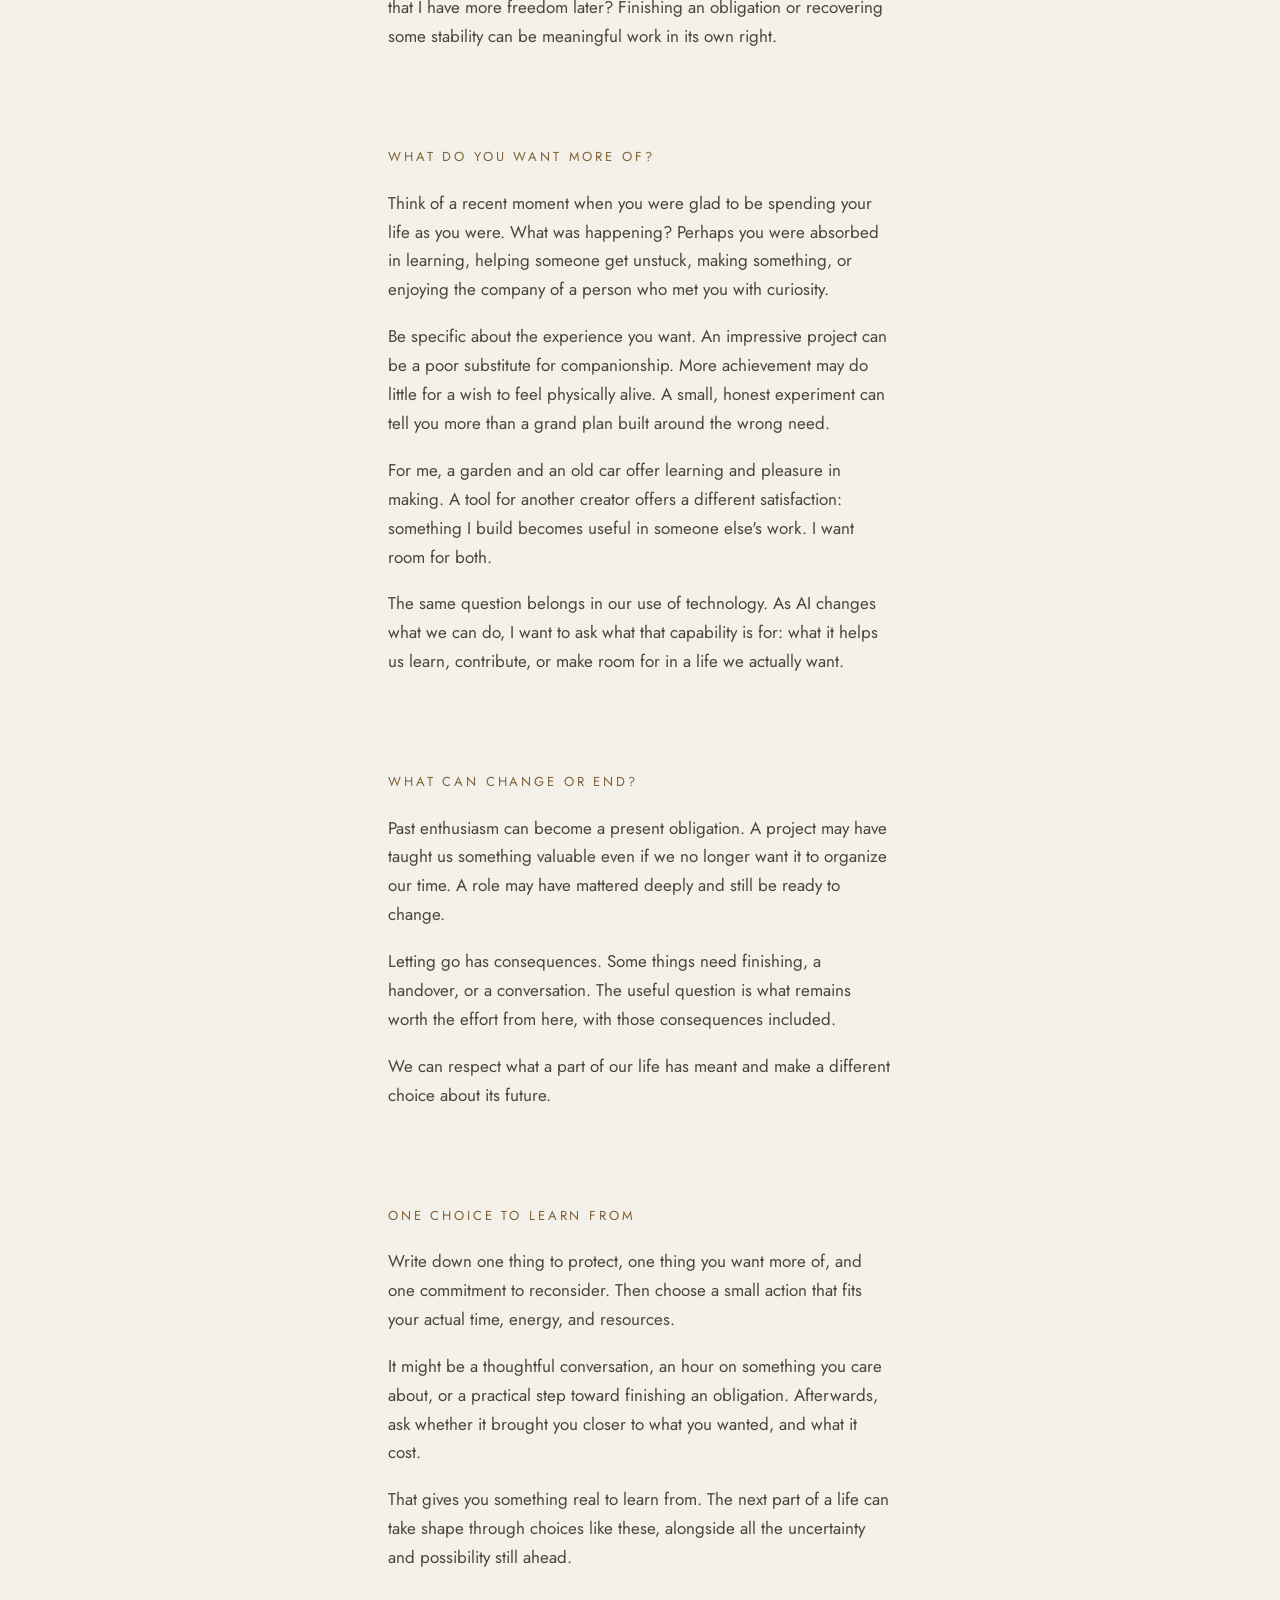
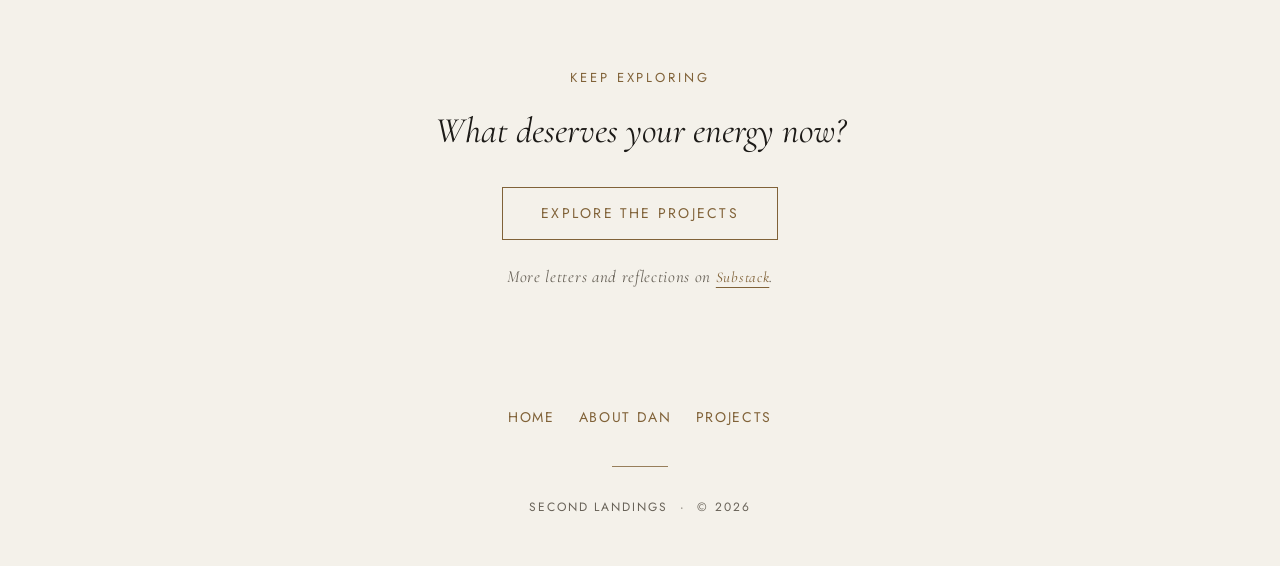
<file: start-here/index.html>
<!DOCTYPE html>
<html lang="en">
<head>
  <meta charset="UTF-8" />
  <meta name="viewport" content="width=device-width, initial-scale=1.0" />
  <title>When a full life needs a new direction | Second Landings</title>
  <link rel="icon" href="/favicon.svg" type="image/svg+xml" />
  <link rel="apple-touch-icon" href="/apple-touch-icon.png" />
  <meta name="description" content="An opening essay on purpose and reinvention: choosing what to protect, what to make room for, and what to release when life changes." />

  <meta property="og:title" content="When a full life needs a new direction | Second Landings" />
  <meta property="og:description" content="What to protect, what to make room for, and what to release when life changes." />
  <meta property="og:image" content="https://secondlandings.com/projects/tea-garden/images/tea-garden-hero.jpg" />
  <meta property="og:image:alt" content="A table for tea among the trees and white flowers of the Second Landings garden." />
  <meta property="og:type" content="website" />
  <link rel="canonical" href="https://secondlandings.com/start-here/" />
  <meta property="og:url" content="https://secondlandings.com/start-here/" />
  <meta property="og:site_name" content="Second Landings" />
  <meta name="twitter:card" content="summary_large_image" />
  <meta name="twitter:site" content="@SecondLandings" />

  <link rel="preconnect" href="https://fonts.googleapis.com" />
  <link rel="preconnect" href="https://fonts.gstatic.com" crossorigin />
  <link href="https://fonts.googleapis.com/css2?family=Cormorant+Garamond:ital,wght@0,400;0,500;0,600;1,400;1,500&family=Jost:wght@300;400;500&display=swap" rel="stylesheet" />
  <link rel="stylesheet" href="/styles.css?v=20261008" />
</head>
<body>
  <a class="skip-link" href="#main-content">Skip to content</a>
  <main id="main-content">
    <header class="hero section">
      <a class="monogram" href="/" aria-label="Second Landings home">SL</a>
      <p class="eyebrow">Start here · An opening essay</p>
      <h1 class="essay-title">When a full life needs a new direction</h1>
      <div class="rule" aria-hidden="true"></div>
      <p class="lead">What to protect, what to make room for,<br />and what to release.</p>
      <p class="cta-note">By <a class="quiet-link" href="/#about-dan">Dan Strader</a></p>
    </header>

    <section class="section narrow">
      <h2 class="section-label">The wish underneath the wish</h2>
      <div class="prose">
        <p>When life shifts, it can be hard to separate what hurts from what
        you want next. A relationship ends. Work that once absorbed you feels
        thin. A business falters. Or life looks good from the outside, and you
        keep wondering why you want something different.</p>
        <p>I keep coming back to a question: <em>what deserves this next part
        of my life?</em> I can stay busy almost indefinitely. Deciding where
        that energy belongs takes more attention.</p>
        <p>Consider someone who says they want a simpler life. They may need
        rest and fewer demands. They may also be willing to work hard on
        something whose purpose they can feel. Understanding the wish matters:
        an empty calendar alone may leave the deeper question unanswered.</p>
        <p>Someone else may want adventure, intimacy, or a different way to
        inhabit their body after a long relationship ends. The next chapter can
        be expansive. It can also begin quietly, while they attend to the
        practical consequences of what has changed.</p>
      </div>
    </section>

    <section class="section narrow">
      <h2 class="section-label">What needs protecting?</h2>
      <div class="prose">
        <p>A new direction has to fit the life that exists. Income, a place to
        live, health, and people who rely on us can make some choices urgent
        and others premature. The room to experiment will differ from person
        to person, and from one season to another.</p>
        <p>I want my contribution to rest on a foundation I can sustain.
        Helping someone become more capable matters to me. So does retaining
        the freedom to step back. A commitment that depends indefinitely on
        my availability deserves careful thought.</p>
        <p>Before adding something new, ask: what needs my attention now so
        that I have more freedom later? Finishing an obligation or recovering
        some stability can be meaningful work in its own right.</p>
      </div>
    </section>

    <section class="section narrow">
      <h2 class="section-label">What do you want more of?</h2>
      <div class="prose">
        <p>Think of a recent moment when you were glad to be spending your life
        as you were. What was happening? Perhaps you were absorbed in learning,
        helping someone get unstuck, making something, or enjoying the company
        of a person who met you with curiosity.</p>
        <p>Be specific about the experience you want. An impressive project can
        be a poor substitute for companionship. More achievement may do little
        for a wish to feel physically alive. A small, honest experiment can
        tell you more than a grand plan built around the wrong need.</p>
        <p>For me, a garden and an old car offer learning and pleasure in making.
        A tool for another creator offers a different satisfaction: something
        I build becomes useful in someone else's work. I want room for both.</p>
        <p>The same question belongs in our use of technology. As AI changes
        what we can do, I want to ask what that capability is for: what it helps
        us learn, contribute, or make room for in a life we actually want.</p>
      </div>
    </section>

    <section class="section narrow">
      <h2 class="section-label">What can change or end?</h2>
      <div class="prose">
        <p>Past enthusiasm can become a present obligation. A project may have
        taught us something valuable even if we no longer want it to organize
        our time. A role may have mattered deeply and still be ready to change.</p>
        <p>Letting go has consequences. Some things need finishing, a handover,
        or a conversation. The useful question is what remains worth the effort
        from here, with those consequences included.</p>
        <p>We can respect what a part of our life has meant and make a different
        choice about its future.</p>
      </div>
    </section>

    <section class="section narrow">
      <h2 class="section-label">One choice to learn from</h2>
      <div class="prose">
        <p>Write down one thing to protect, one thing you want more of, and one
        commitment to reconsider. Then choose a small action that fits your
        actual time, energy, and resources.</p>
        <p>It might be a thoughtful conversation, an hour on something you care
        about, or a practical step toward finishing an obligation. Afterwards,
        ask whether it brought you closer to what you wanted, and what it cost.</p>
        <p>That gives you something real to learn from. The next part of a life
        can take shape through choices like these, alongside all the uncertainty
        and possibility still ahead.</p>
      </div>
    </section>

    <section class="section invite">
      <h2 class="section-label">Keep exploring</h2>
      <p class="invite-line">What deserves your energy now?</p>
      <a class="cta" href="/projects/">Explore the projects</a>
      <p class="cta-note">More letters and reflections on
        <a class="quiet-link" href="https://secondlandings.substack.com/" target="_blank" rel="noopener">Substack</a>.</p>
    </section>
    <footer class="foot section">
      <nav class="elsewhere" aria-label="Explore Second Landings">
        <a href="/">Home</a>
        <a href="/#about-dan">About Dan</a>
        <a href="/projects/">Projects</a>
      </nav>
      <div class="rule" aria-hidden="true"></div>
      <p class="colophon">Second Landings &nbsp;·&nbsp; © <span id="year"></span></p>
    </footer>
  </main>
  <script>document.getElementById("year").textContent = new Date().getFullYear();</script>
</body>
</html>
</file>
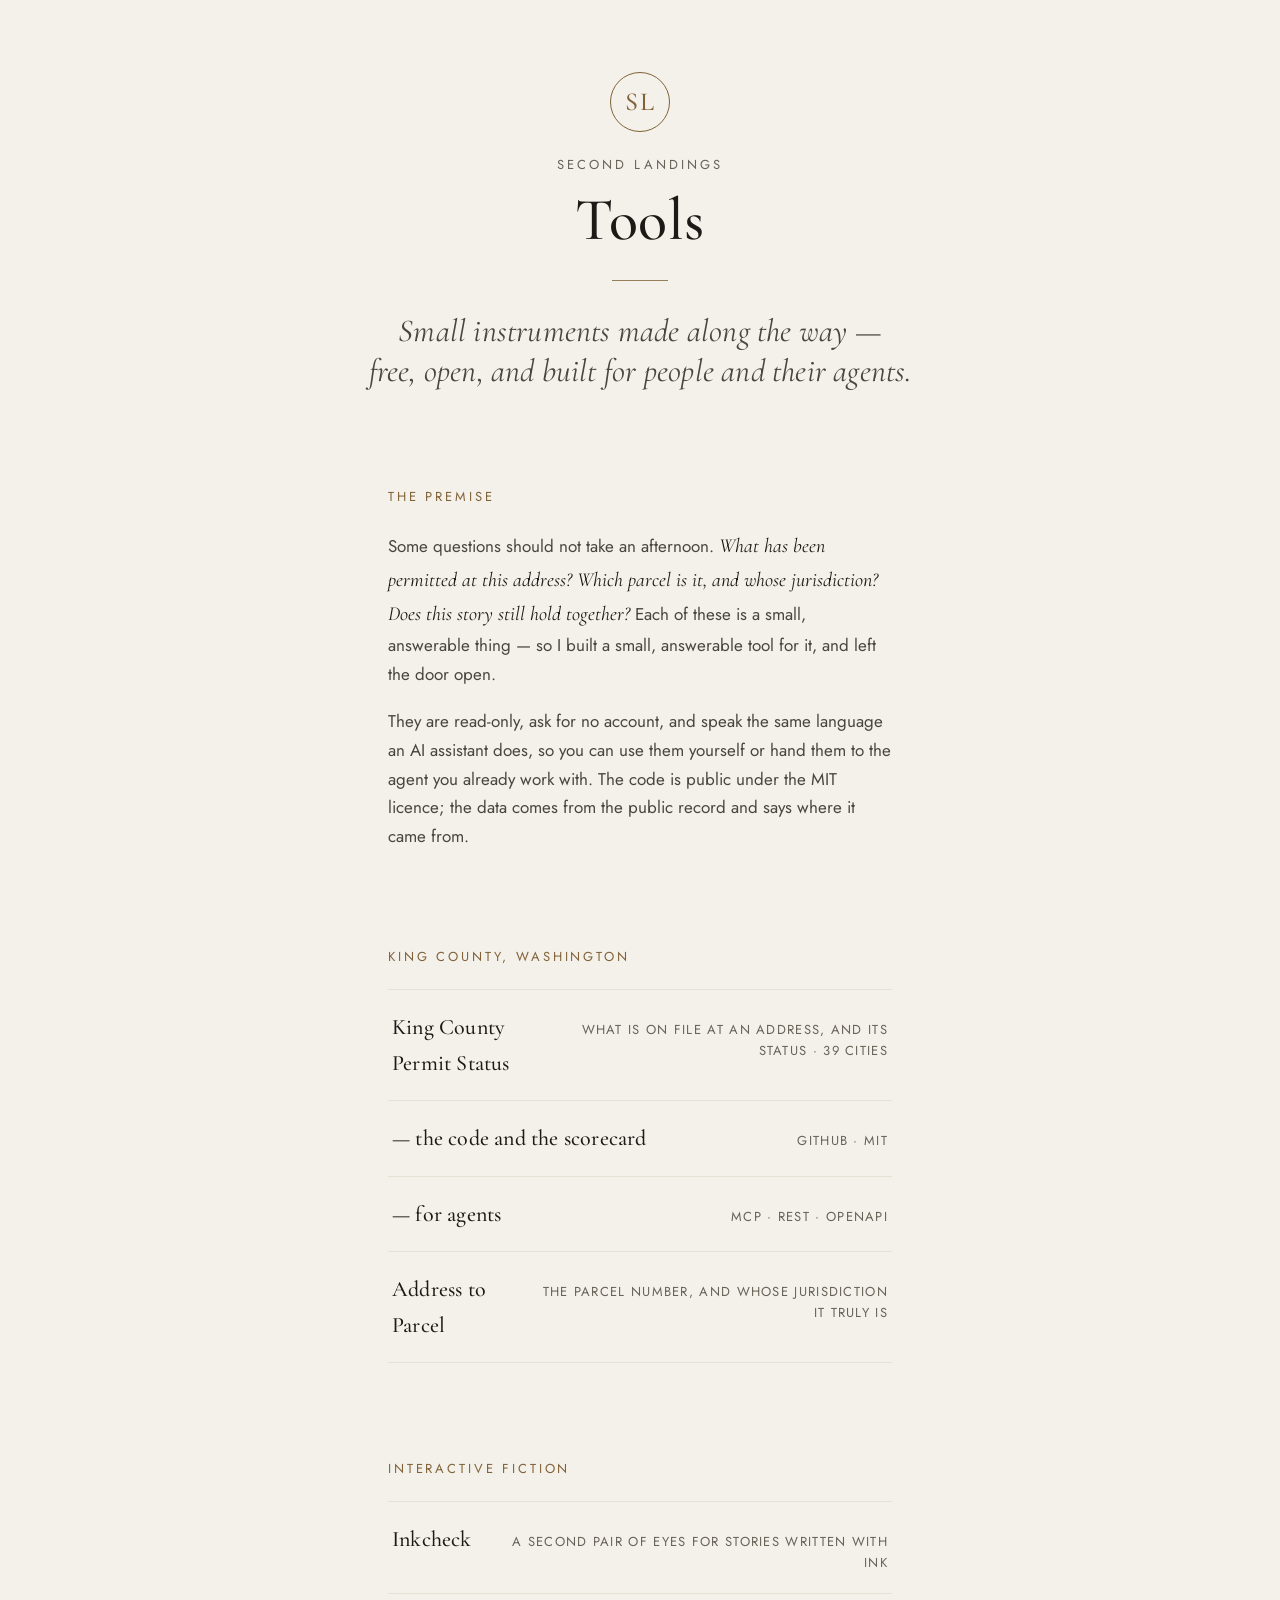
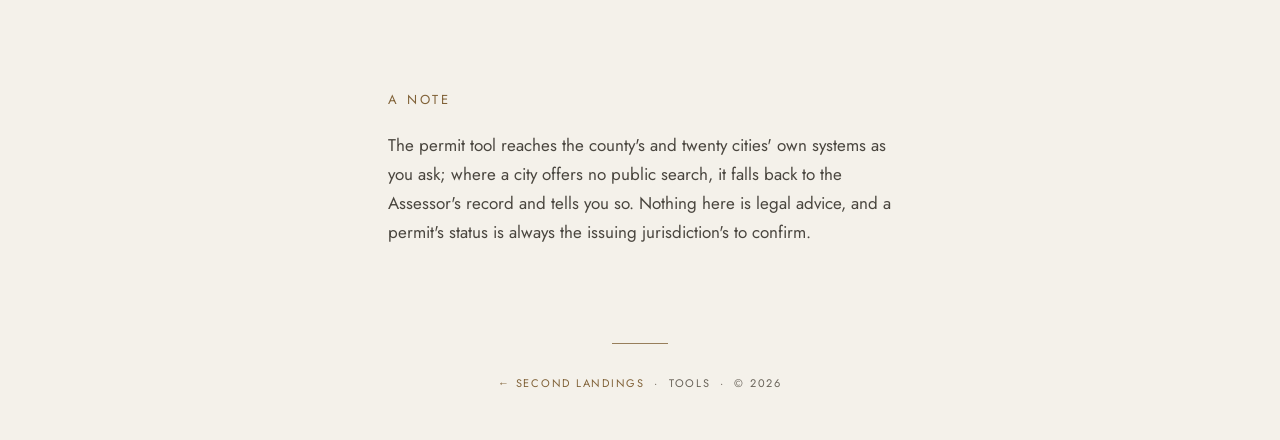
<file: tools/index.html>
<!DOCTYPE html>
<html lang="en">
<head>
  <meta charset="UTF-8" />
  <meta name="viewport" content="width=device-width, initial-scale=1.0" />
  <title>Tools · Second Landings</title>
  <link rel="icon" href="/favicon.svg" type="image/svg+xml" />
  <link rel="apple-touch-icon" href="/apple-touch-icon.png" />
  <meta name="description" content="Small, open instruments made along the way — free, read-only, built for people and their agents. King County permit history, address to parcel, and a second pair of eyes for interactive fiction." />
  <meta property="og:title" content="Tools · Second Landings" />
  <meta property="og:description" content="Small, open instruments made along the way — free, read-only, built for people and their agents." />
  <meta property="og:type" content="website" />
  <link rel="preconnect" href="https://fonts.googleapis.com" />
  <link rel="preconnect" href="https://fonts.gstatic.com" crossorigin />
  <link href="https://fonts.googleapis.com/css2?family=Cormorant+Garamond:ital,wght@0,400;0,500;0,600;1,400;1,500&family=Jost:wght@300;400;500&display=swap" rel="stylesheet" />
  <link rel="stylesheet" href="../styles.css?v=8" />
</head>
<body>
  <main>

    <header class="hero section">
      <a class="monogram" href="/" aria-label="Second Landings home">SL</a>
      <p class="eyebrow">Second Landings</p>
      <h1>Tools</h1>
      <div class="rule" aria-hidden="true"></div>
      <p class="lead">Small instruments made along the way —<br />free, open, and built for people and their agents.</p>
    </header>

    <section class="section narrow">
      <p class="section-label">The Premise</p>
      <div class="prose">
        <p>Some questions should not take an afternoon. <em>What has been permitted at
        this address? Which parcel is it, and whose jurisdiction? Does this story still
        hold together?</em> Each of these is a small, answerable thing — so I built a
        small, answerable tool for it, and left the door open.</p>
        <p>They are read-only, ask for no account, and speak the same language an AI
        assistant does, so you can use them yourself or hand them to the agent you
        already work with. The code is public under the MIT licence; the data comes
        from the public record and says where it came from.</p>
      </div>
    </section>

    <section class="section narrow">
      <p class="section-label">King County, Washington</p>
      <nav class="links">
        <a class="link" href="https://permits-api.secondlandings.ai/vendor-map">
          <span class="link-label">King County Permit Status</span>
          <span class="link-meta">What is on file at an address, and its status · 39 cities</span>
        </a>
        <a class="link" href="https://github.com/chaoz23/king-county-permit-status#readme">
          <span class="link-label">— the code and the scorecard</span>
          <span class="link-meta">GitHub · MIT</span>
        </a>
        <a class="link" href="https://permits-api.secondlandings.ai/llms.txt">
          <span class="link-label">— for agents</span>
          <span class="link-meta">MCP · REST · OpenAPI</span>
        </a>
        <a class="link" href="https://github.com/chaoz23/king-county-address-to-parcel-number#readme">
          <span class="link-label">Address to Parcel</span>
          <span class="link-meta">The parcel number, and whose jurisdiction it truly is</span>
        </a>
      </nav>
    </section>

    <section class="section narrow">
      <p class="section-label">Interactive Fiction</p>
      <nav class="links">
        <a class="link" href="/inkcheck/">
          <span class="link-label">Inkcheck</span>
          <span class="link-meta">A second pair of eyes for stories written with ink</span>
        </a>
      </nav>
    </section>

    <section class="section narrow">
      <p class="section-label">A Note</p>
      <div class="prose">
        <p>The permit tool reaches the county's and twenty cities' own systems as you
        ask; where a city offers no public search, it falls back to the Assessor's
        record and tells you so. Nothing here is legal advice, and a permit's status
        is always the issuing jurisdiction's to confirm.</p>
      </div>
    </section>

    <footer class="foot section">
      <div class="rule" aria-hidden="true"></div>
      <p><a href="/">← Second Landings</a> &nbsp;·&nbsp; Tools &nbsp;·&nbsp; © <span id="year"></span></p>
    </footer>

  </main>
  <script>document.getElementById("year").textContent = new Date().getFullYear();</script>
</body>
</html>
</file>
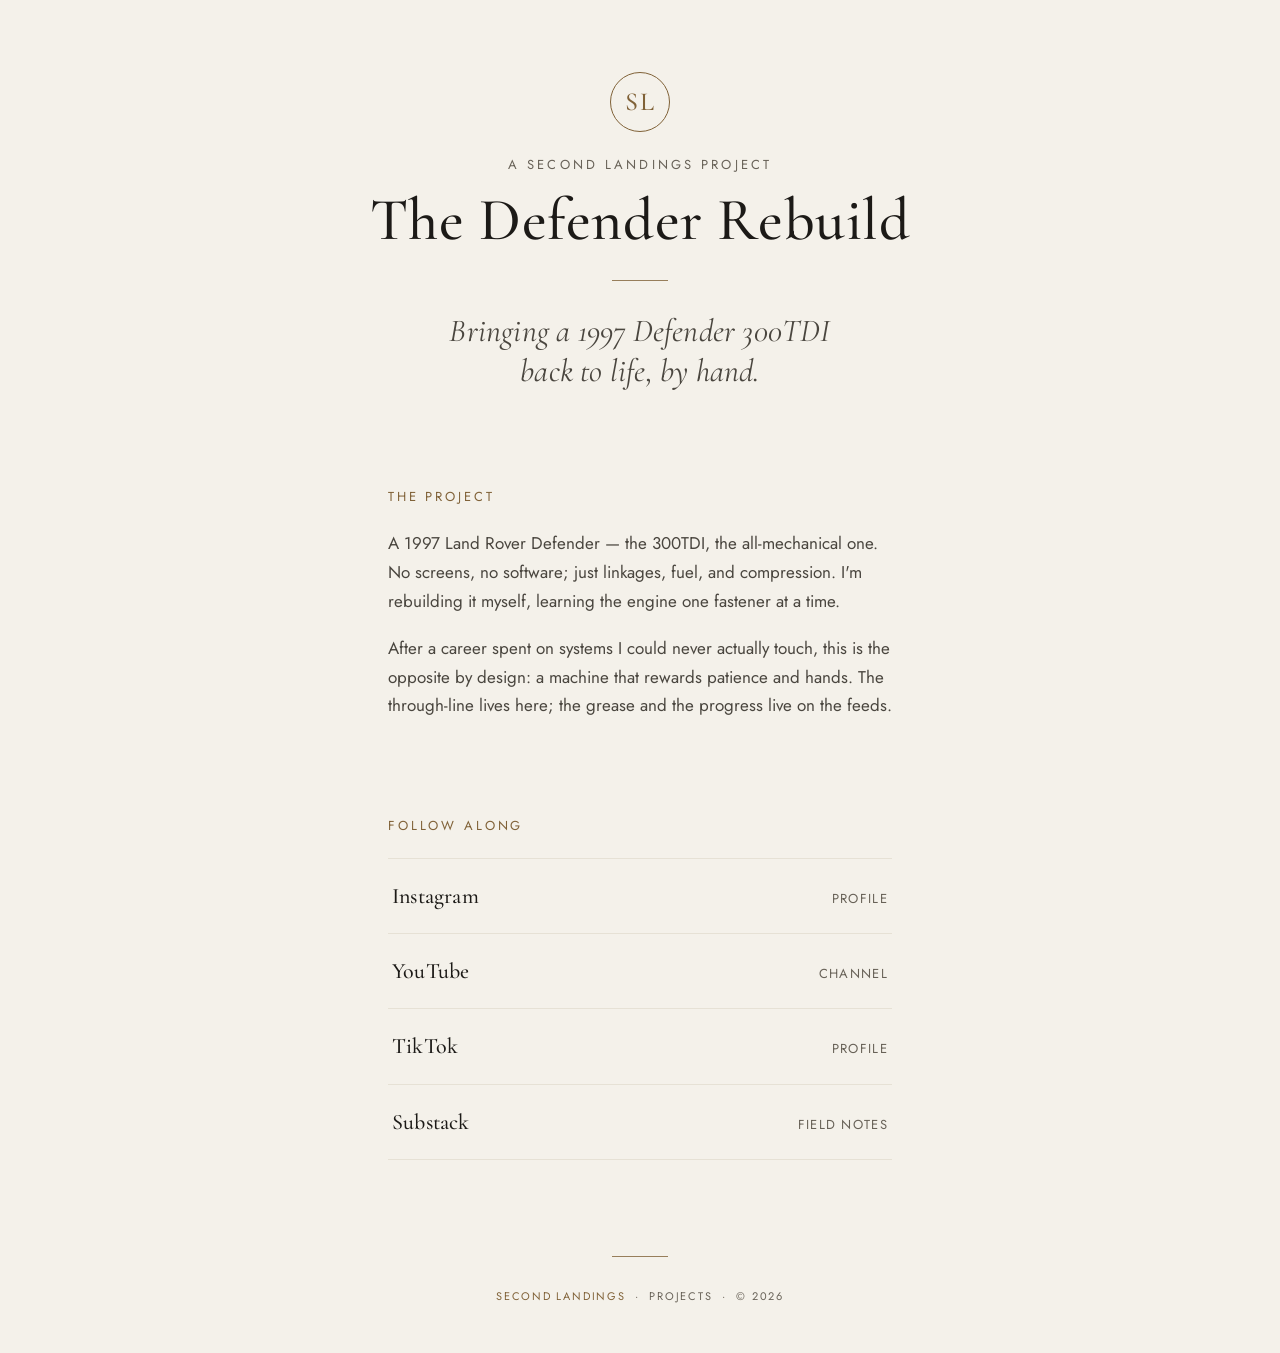
<file: projects/defender-300tdi/index.html>
<!DOCTYPE html>
<html lang="en">
<head>
  <meta charset="UTF-8" />
  <meta name="viewport" content="width=device-width, initial-scale=1.0" />
  <title>The Defender Rebuild · Second Landings</title>
  <link rel="icon" href="/favicon.svg" type="image/svg+xml" />
  <link rel="apple-touch-icon" href="/apple-touch-icon.png" />
  <meta name="description" content="Rebuilding a 1997 Land Rover Defender 300TDI by hand — the analog antidote to a career of abstraction. Follow the build on Instagram, YouTube, and TikTok." />

  <meta property="og:title" content="The Defender Rebuild · Second Landings" />
  <meta property="og:description" content="Rebuilding a 1997 Defender 300TDI by hand — the second landing, made literal." />
  <meta property="og:image" content="https://secondlandings.com/backpages/images/defender.jpg" />
  <meta property="og:image:alt" content="A classic Land Rover Defender from the Second Landings project." />
  <meta property="og:type" content="website" />
  <link rel="canonical" href="https://secondlandings.com/projects/defender-300tdi/" />
  <meta property="og:url" content="https://secondlandings.com/projects/defender-300tdi/" />
  <meta property="og:site_name" content="Second Landings" />
  <meta name="twitter:card" content="summary_large_image" />
  <meta name="twitter:site" content="@SecondLandings" />

  <link rel="preconnect" href="https://fonts.googleapis.com" />
  <link rel="preconnect" href="https://fonts.gstatic.com" crossorigin />
  <link href="https://fonts.googleapis.com/css2?family=Cormorant+Garamond:ital,wght@0,400;0,500;0,600;1,400;1,500&family=Jost:wght@300;400;500&display=swap" rel="stylesheet" />
  <link rel="stylesheet" href="/styles.css?v=20261008" />
</head>
<body>
  <a class="skip-link" href="#main-content">Skip to content</a>
  <main id="main-content">

    <header class="hero section">
      <a class="monogram" href="/" aria-label="Second Landings home">SL</a>
      <p class="eyebrow">A Second Landings Project</p>
      <h1>The Defender Rebuild</h1>
      <div class="rule" aria-hidden="true"></div>
      <p class="lead">Bringing a 1997 Defender 300TDI<br />back to life, by hand.</p>
    </header>

    <section class="section narrow">
      <h2 class="section-label">The Project</h2>
      <div class="prose">
        <p>A 1997 Land Rover Defender — the 300TDI, the all-mechanical one. No
        screens, no software; just linkages, fuel, and compression. I'm rebuilding
        it myself, learning the engine one fastener at a time.</p>
        <p>After a career spent on systems I could never actually touch, this is
        the opposite by design: a machine that rewards patience and hands. The
        through-line lives here; the grease and the progress live on the feeds.</p>
      </div>
    </section>

    <section class="section narrow">
      <h2 class="section-label">Follow Along</h2>

      <nav class="links" aria-label="Follow this project">
        <a class="link" href="https://www.instagram.com/secondlandings/" target="_blank" rel="noopener">
          <span class="link-label">Instagram</span>
          <span class="link-meta">Profile</span>
        </a>
        <a class="link" href="https://www.youtube.com/@secondlandings" target="_blank" rel="noopener">
          <span class="link-label">YouTube</span>
          <span class="link-meta">Channel</span>
        </a>
        <a class="link" href="https://www.tiktok.com/@secondlandings" target="_blank" rel="noopener">
          <span class="link-label">TikTok</span>
          <span class="link-meta">Profile</span>
        </a>
        <a class="link" href="https://secondlandings.substack.com" target="_blank" rel="noopener">
          <span class="link-label">Substack</span>
          <span class="link-meta">Field notes</span>
        </a>
      </nav>
    </section>

    <footer class="foot section">
      <div class="rule" aria-hidden="true"></div>
      <p><a href="/">Second Landings</a> &nbsp;·&nbsp; Projects &nbsp;·&nbsp; © <span id="year"></span></p>
    </footer>

  </main>
  <script>document.getElementById("year").textContent = new Date().getFullYear();</script>
</body>
</html>
</file>
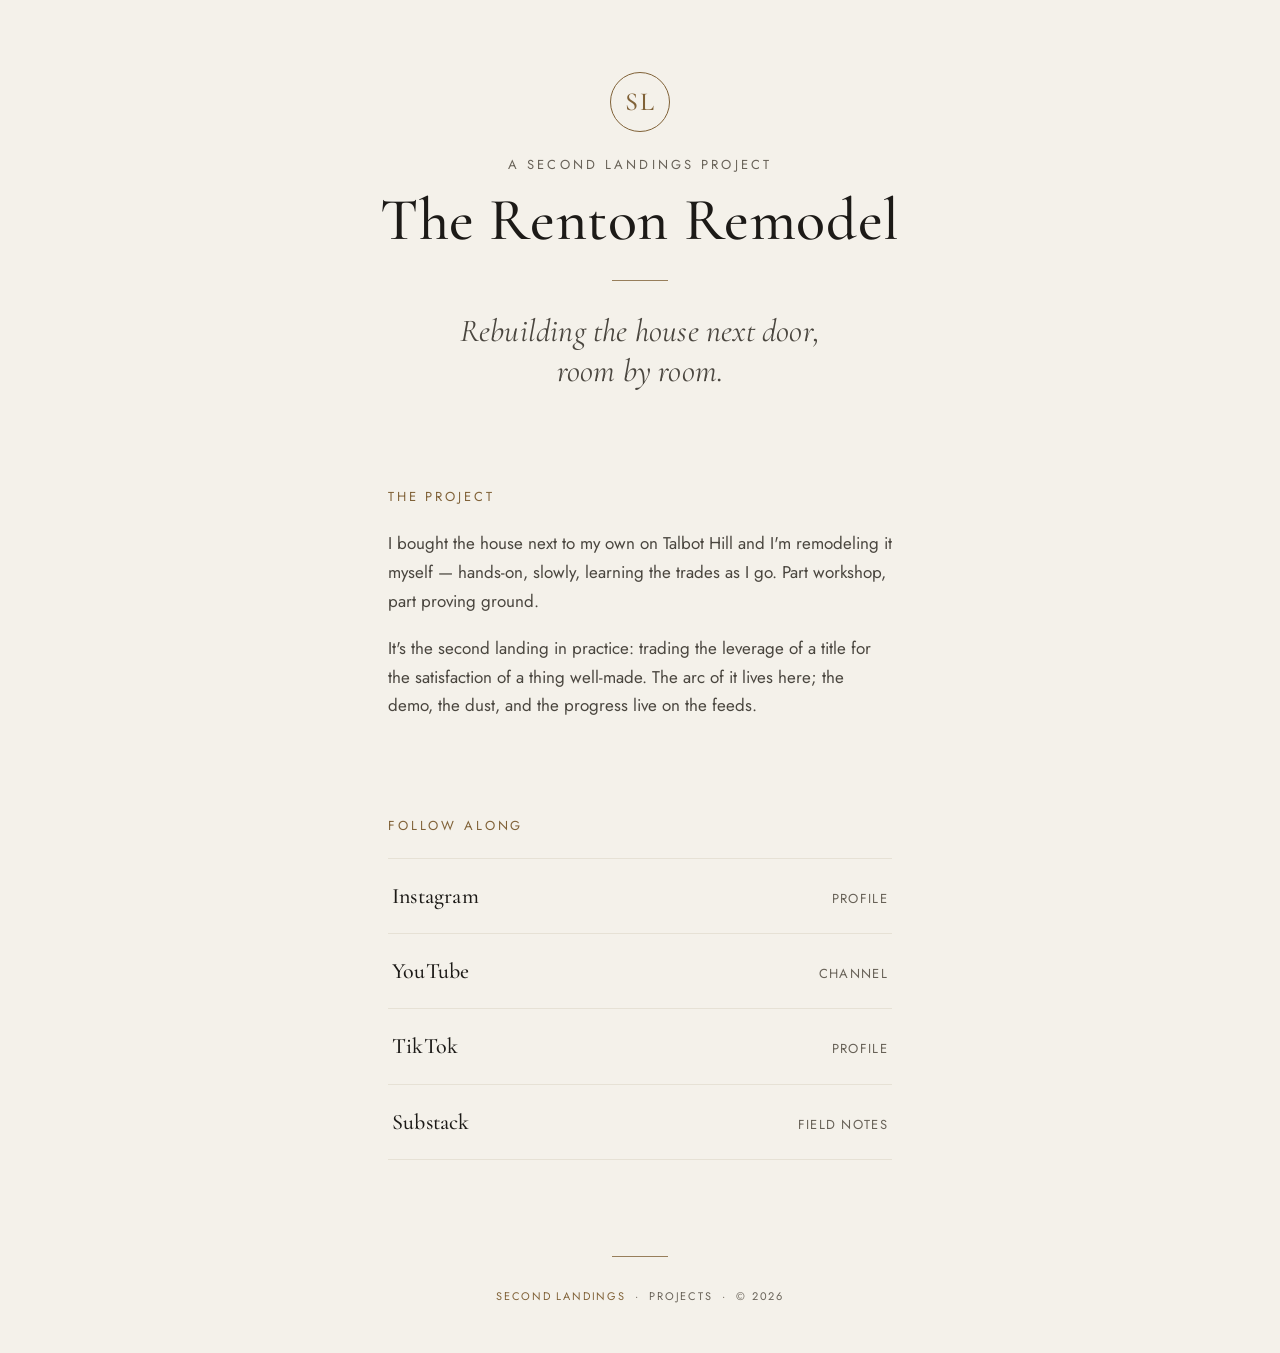
<file: projects/renton-remodel/index.html>
<!DOCTYPE html>
<html lang="en">
<head>
  <meta charset="UTF-8" />
  <meta name="viewport" content="width=device-width, initial-scale=1.0" />
  <title>The Renton Remodel · Second Landings</title>
  <link rel="icon" href="/favicon.svg" type="image/svg+xml" />
  <link rel="apple-touch-icon" href="/apple-touch-icon.png" />
  <meta name="description" content="Remodeling the house next door in Renton, by hand — learning the trades, room by room. Follow the build on Instagram, YouTube, and TikTok." />

  <meta property="og:title" content="The Renton Remodel · Second Landings" />
  <meta property="og:description" content="Remodeling the house next door, by hand — the second landing, made literal." />
  <meta property="og:type" content="website" />
  <link rel="canonical" href="https://secondlandings.com/projects/renton-remodel/" />
  <meta property="og:url" content="https://secondlandings.com/projects/renton-remodel/" />
  <meta property="og:site_name" content="Second Landings" />
  <meta name="twitter:card" content="summary" />
  <meta name="twitter:site" content="@SecondLandings" />

  <link rel="preconnect" href="https://fonts.googleapis.com" />
  <link rel="preconnect" href="https://fonts.gstatic.com" crossorigin />
  <link href="https://fonts.googleapis.com/css2?family=Cormorant+Garamond:ital,wght@0,400;0,500;0,600;1,400;1,500&family=Jost:wght@300;400;500&display=swap" rel="stylesheet" />
  <link rel="stylesheet" href="/styles.css?v=20261008" />
</head>
<body>
  <a class="skip-link" href="#main-content">Skip to content</a>
  <main id="main-content">

    <header class="hero section">
      <a class="monogram" href="/" aria-label="Second Landings home">SL</a>
      <p class="eyebrow">A Second Landings Project</p>
      <h1>The Renton Remodel</h1>
      <div class="rule" aria-hidden="true"></div>
      <p class="lead">Rebuilding the house next door,<br />room by room.</p>
    </header>

    <section class="section narrow">
      <h2 class="section-label">The Project</h2>
      <div class="prose">
        <p>I bought the house next to my own on Talbot Hill and I'm remodeling it
        myself — hands-on, slowly, learning the trades as I go. Part workshop,
        part proving ground.</p>
        <p>It's the second landing in practice: trading the leverage of a title
        for the satisfaction of a thing well-made. The arc of it lives here; the
        demo, the dust, and the progress live on the feeds.</p>
      </div>
    </section>

    <section class="section narrow">
      <h2 class="section-label">Follow Along</h2>

      <nav class="links" aria-label="Follow this project">
        <a class="link" href="https://www.instagram.com/secondlandings/" target="_blank" rel="noopener">
          <span class="link-label">Instagram</span>
          <span class="link-meta">Profile</span>
        </a>
        <a class="link" href="https://www.youtube.com/@secondlandings" target="_blank" rel="noopener">
          <span class="link-label">YouTube</span>
          <span class="link-meta">Channel</span>
        </a>
        <a class="link" href="https://www.tiktok.com/@secondlandings" target="_blank" rel="noopener">
          <span class="link-label">TikTok</span>
          <span class="link-meta">Profile</span>
        </a>
        <a class="link" href="https://secondlandings.substack.com" target="_blank" rel="noopener">
          <span class="link-label">Substack</span>
          <span class="link-meta">Field notes</span>
        </a>
      </nav>
    </section>

    <footer class="foot section">
      <div class="rule" aria-hidden="true"></div>
      <p><a href="/">Second Landings</a> &nbsp;·&nbsp; Projects &nbsp;·&nbsp; © <span id="year"></span></p>
    </footer>

  </main>
  <script>document.getElementById("year").textContent = new Date().getFullYear();</script>
</body>
</html>
</file>
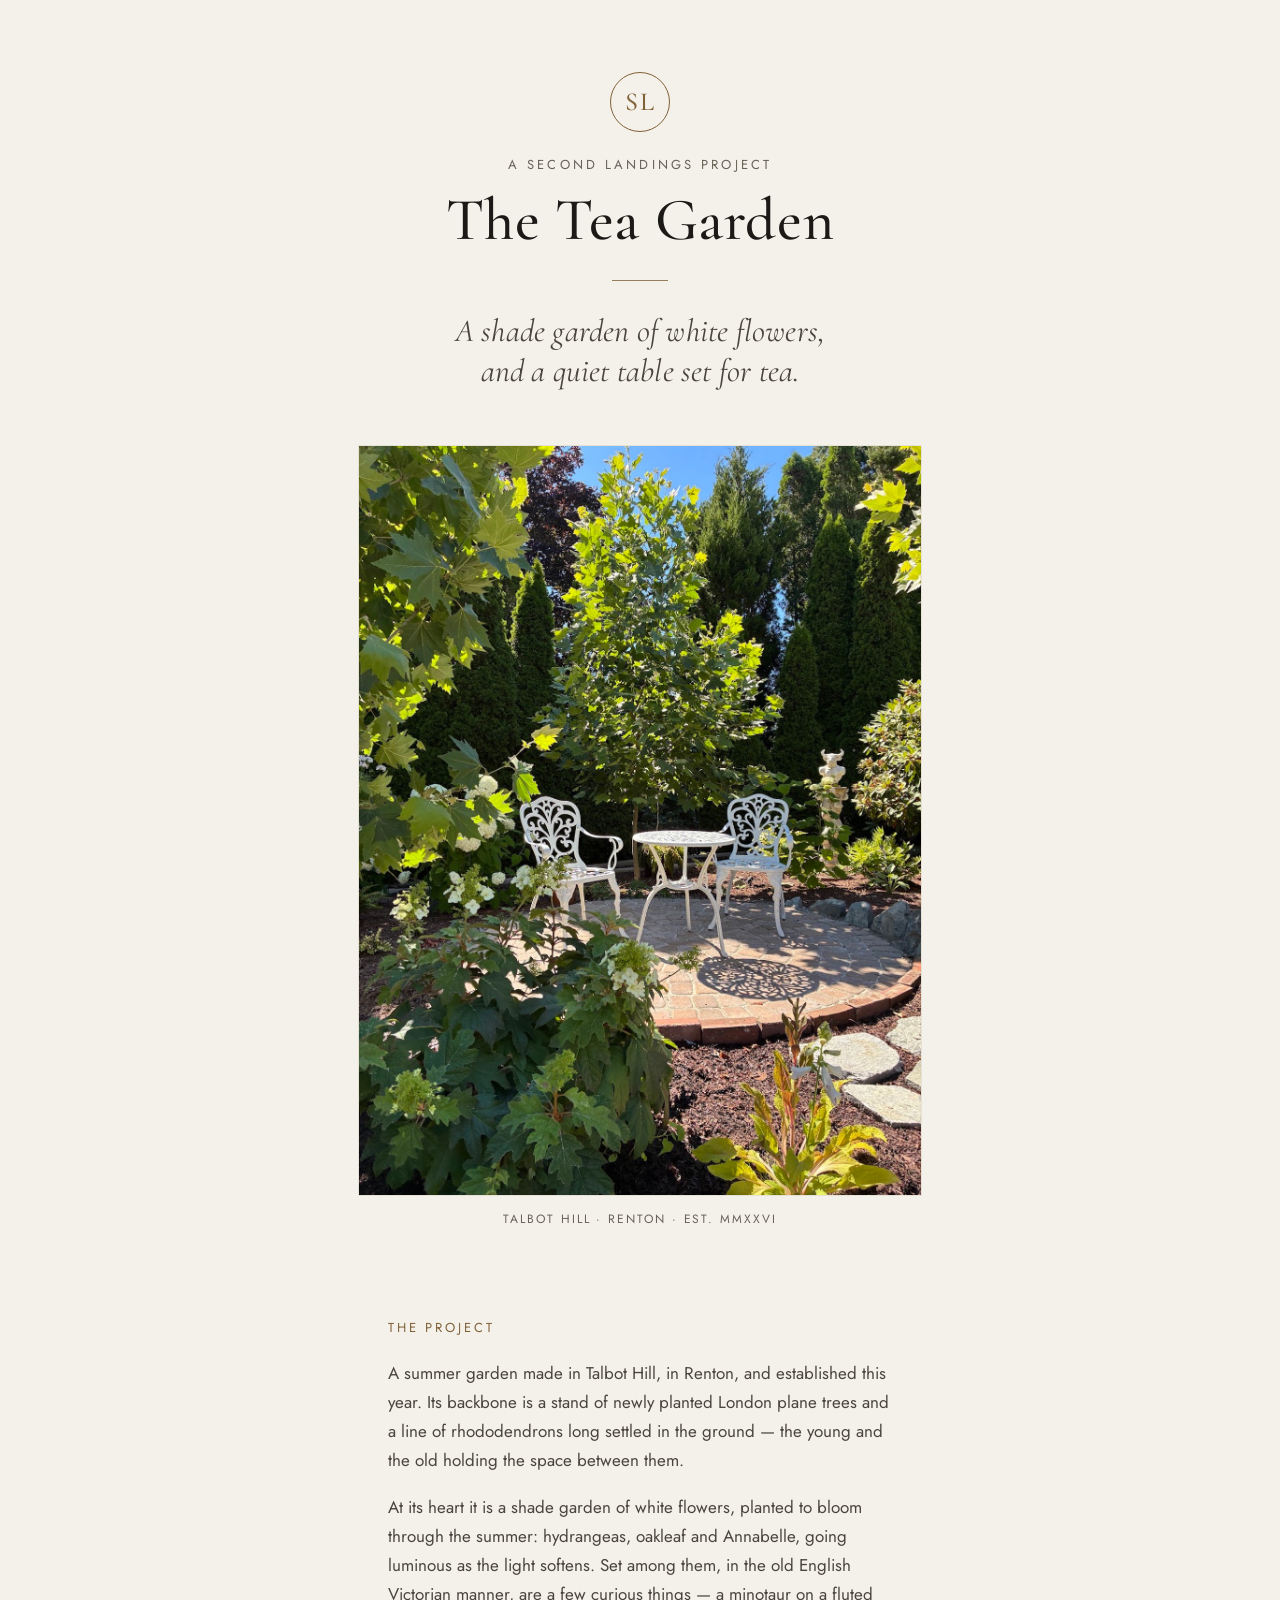
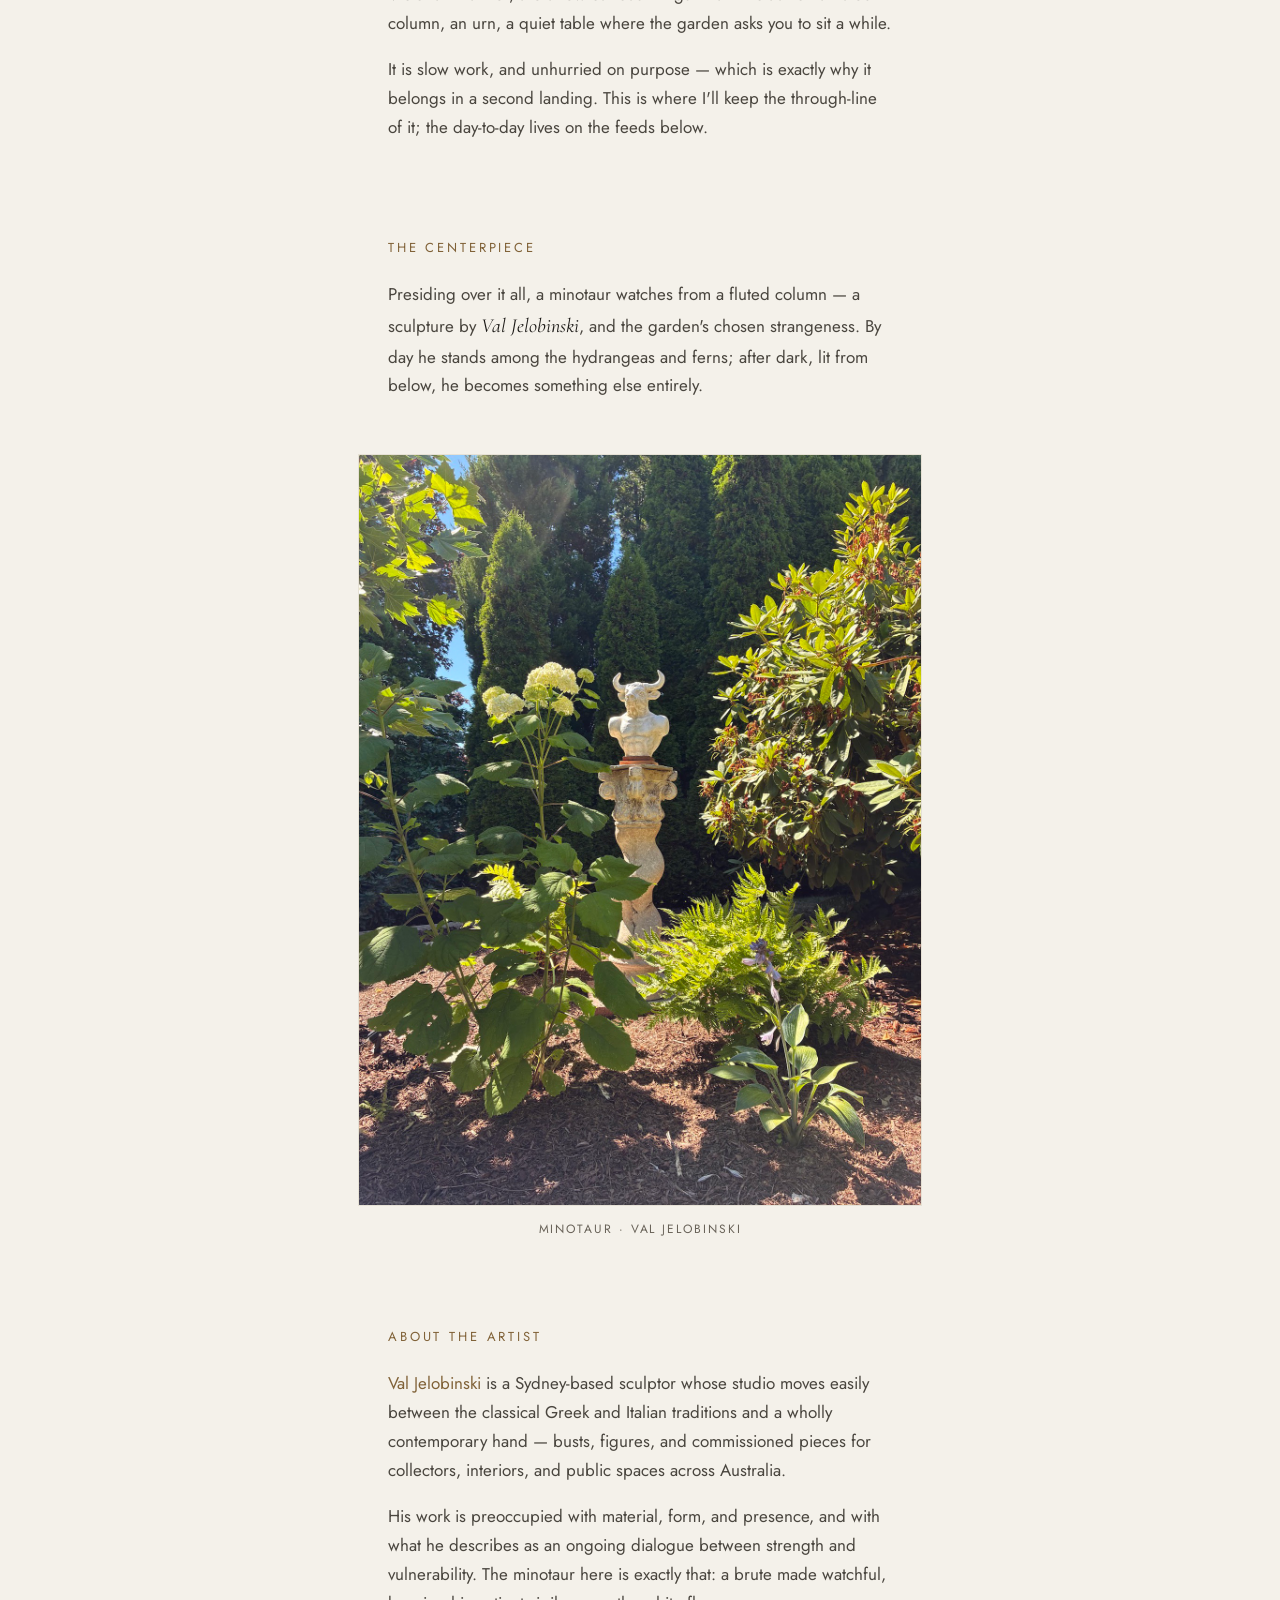
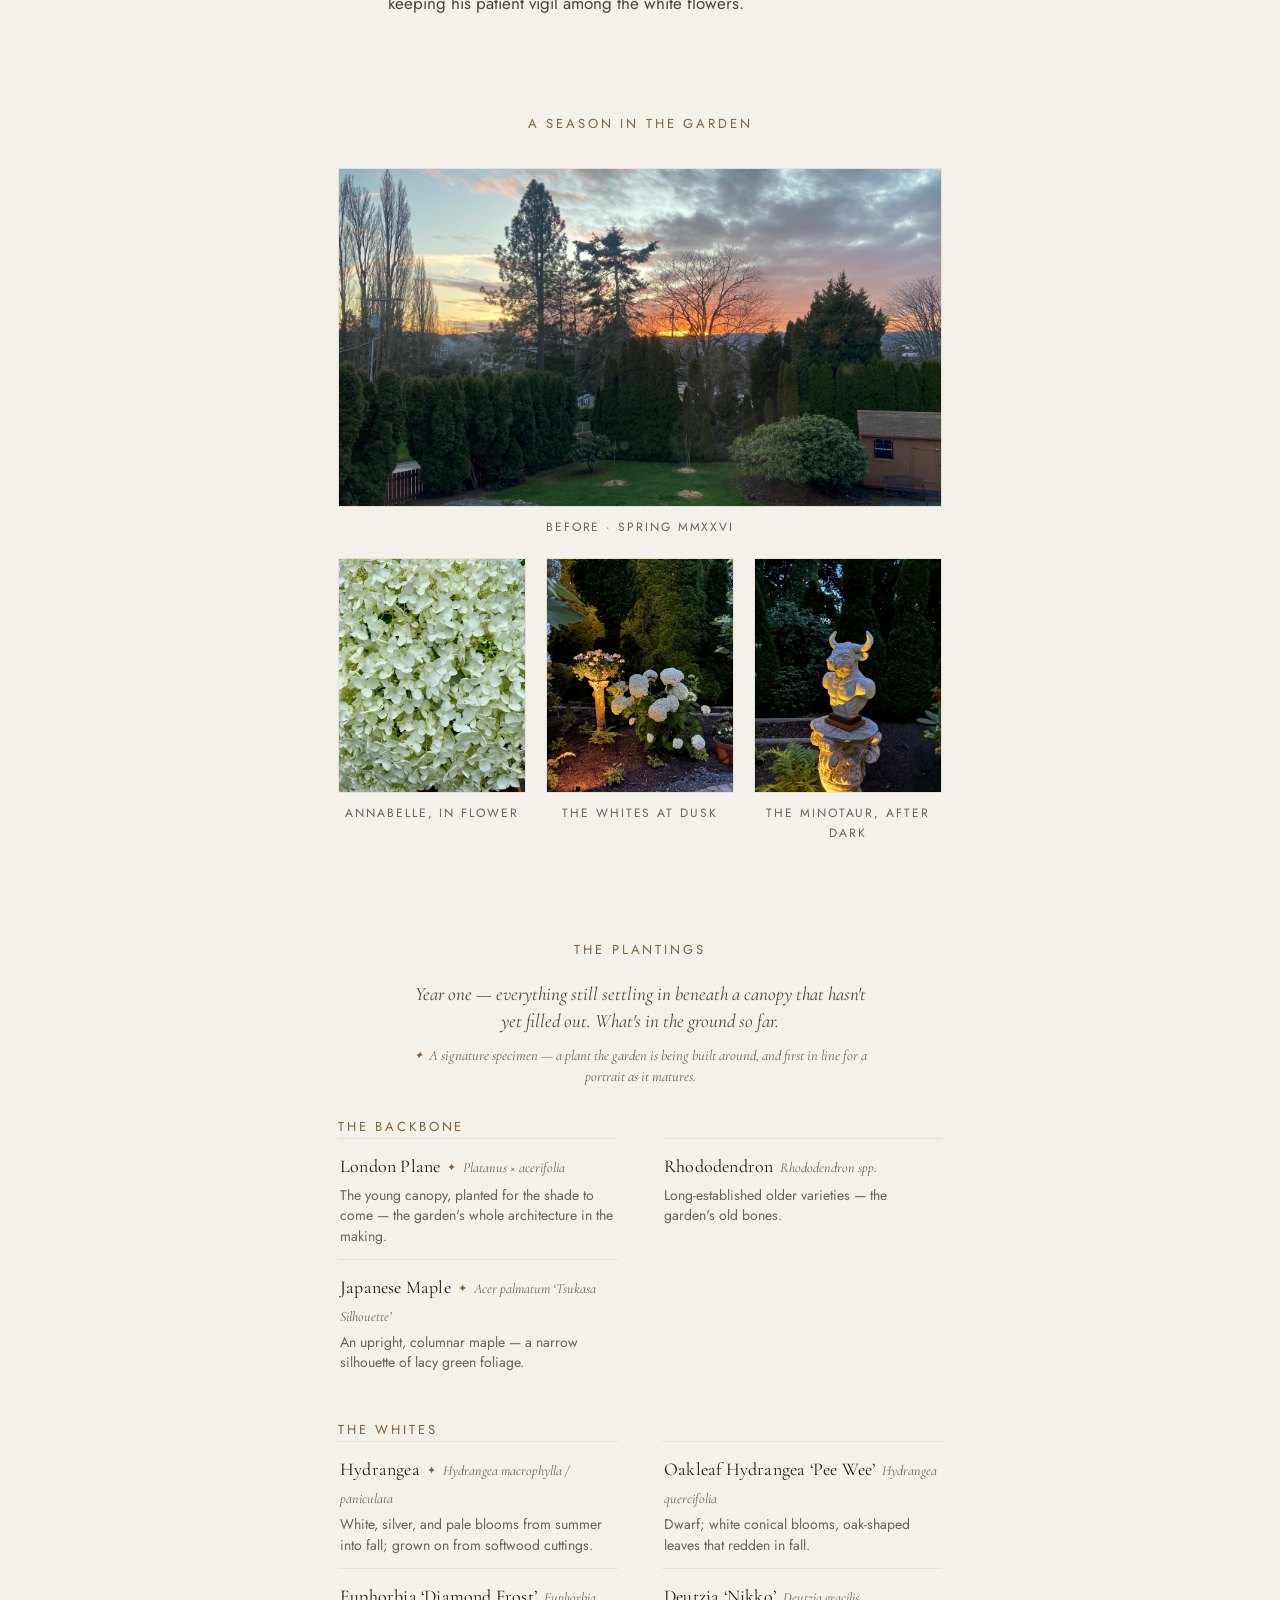
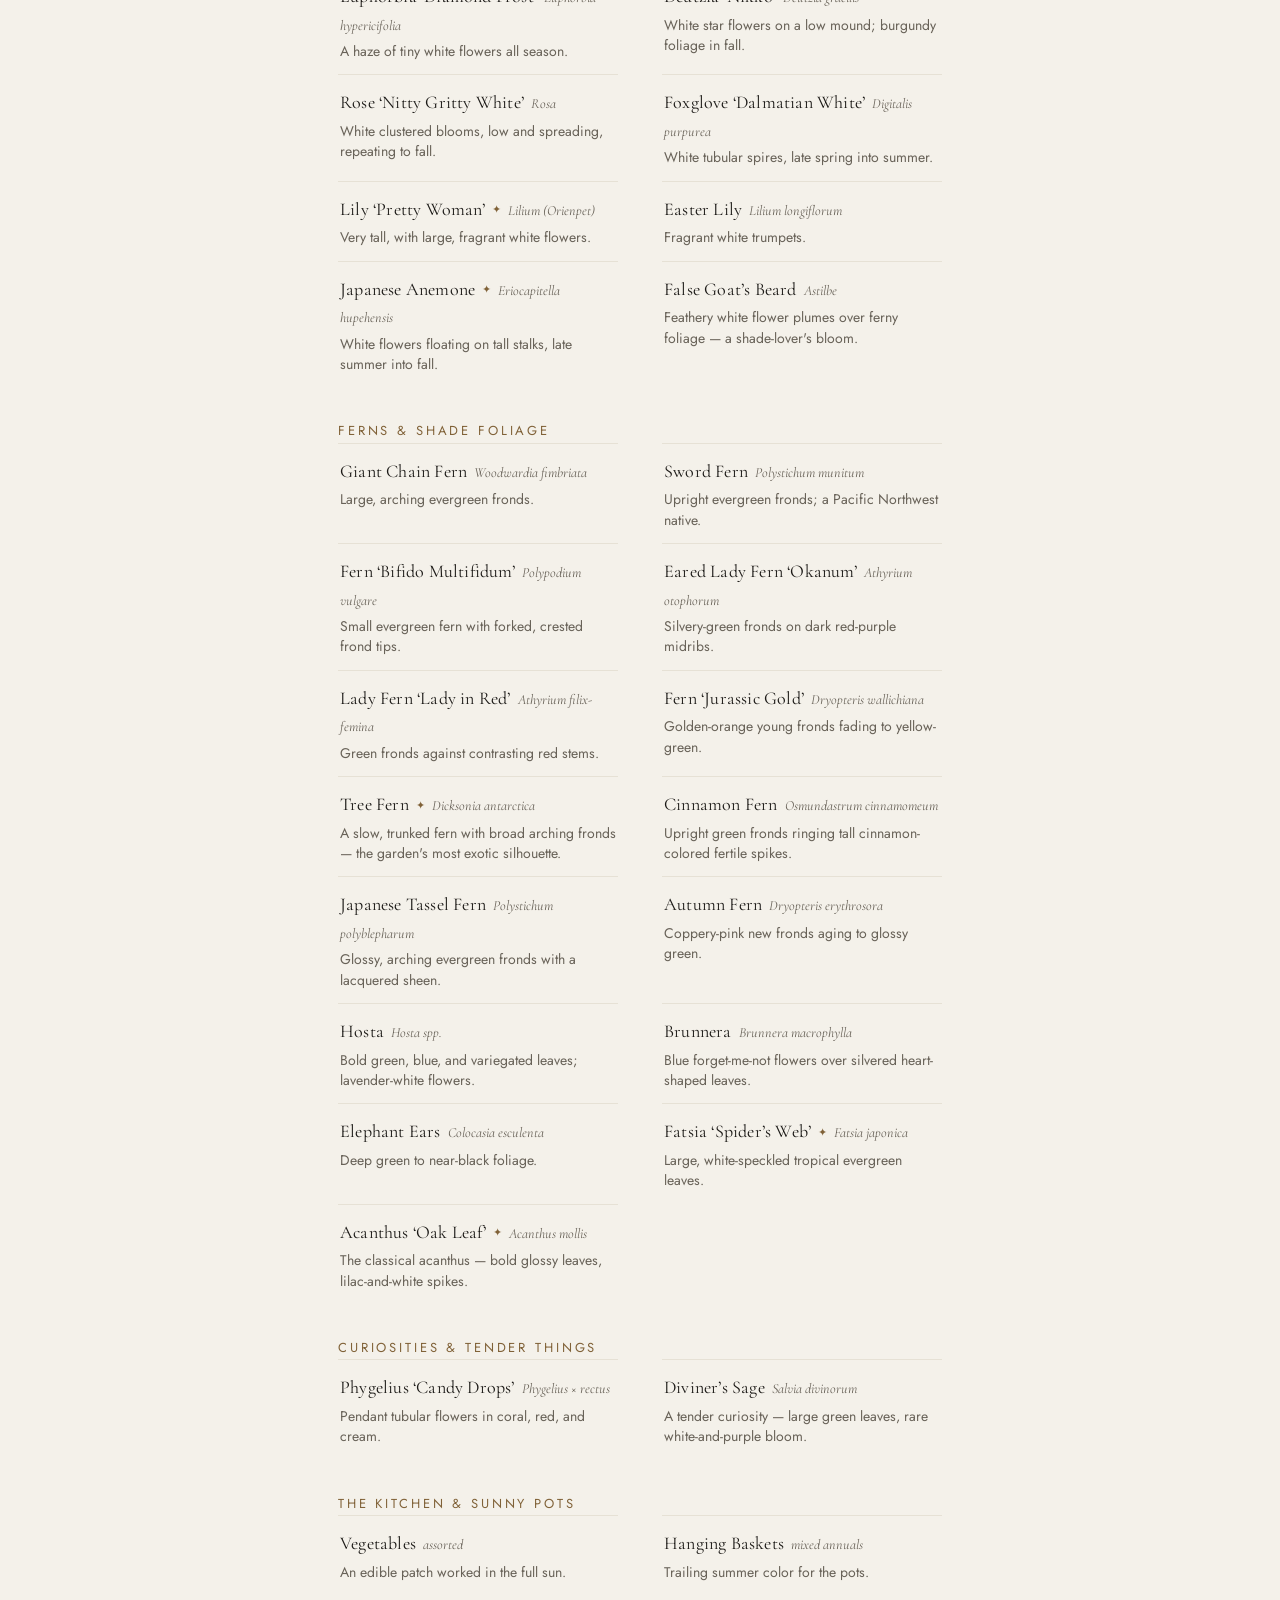
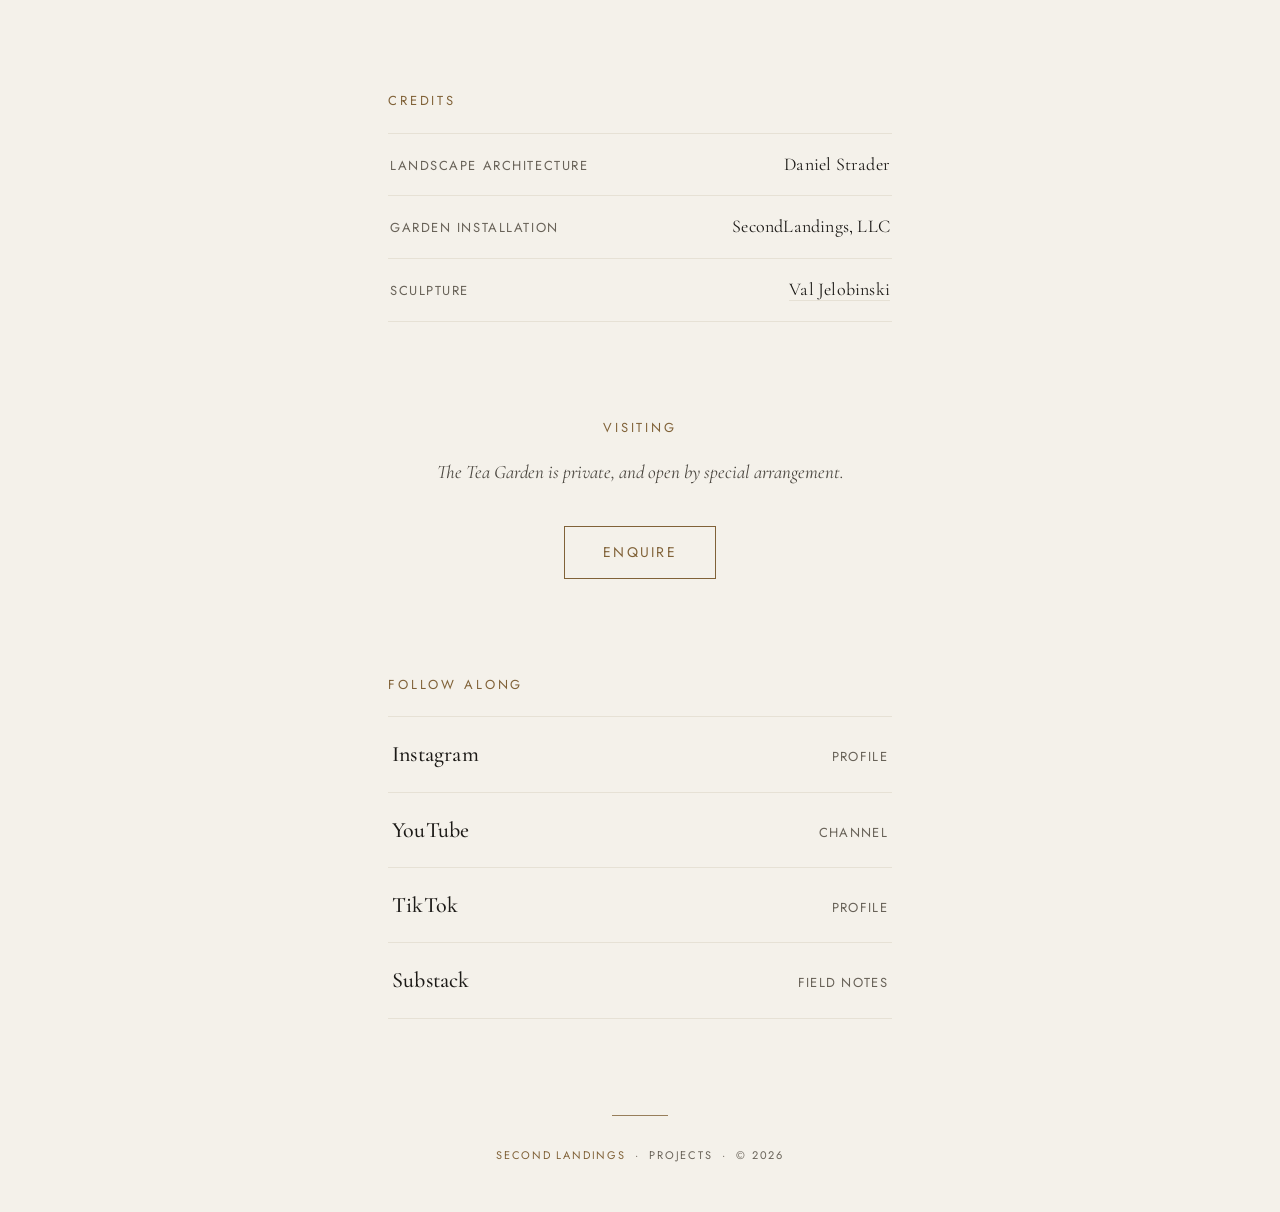
<file: projects/tea-garden/index.html>
<!DOCTYPE html>
<html lang="en">
<head>
  <meta charset="UTF-8" />
  <meta name="viewport" content="width=device-width, initial-scale=1.0" />
  <title>The Tea Garden · Second Landings</title>
  <link rel="icon" href="/favicon.svg" type="image/svg+xml" />
  <link rel="apple-touch-icon" href="/apple-touch-icon.png" />
  <meta name="description" content="A summer-blooming shade garden of white flowers in Talbot Hill, Renton — London planes and old rhododendrons, a table set for tea, and a few curious things in the old English tradition. Follow along on Instagram, YouTube, and TikTok." />

  <meta property="og:title" content="The Tea Garden · Second Landings" />
  <meta property="og:description" content="A summer-blooming shade garden of white flowers in Talbot Hill, Renton — and a quiet table set for tea." />
  <meta property="og:image" content="https://secondlandings.com/projects/tea-garden/images/tea-garden-hero.jpg" />
  <meta property="og:image:alt" content="A table for tea among trees and white hydrangeas in the Second Landings garden." />
  <meta property="og:type" content="website" />
  <link rel="canonical" href="https://secondlandings.com/projects/tea-garden/" />
  <meta property="og:url" content="https://secondlandings.com/projects/tea-garden/" />
  <meta property="og:site_name" content="Second Landings" />
  <meta name="twitter:card" content="summary_large_image" />
  <meta name="twitter:site" content="@SecondLandings" />

  <link rel="preconnect" href="https://fonts.googleapis.com" />
  <link rel="preconnect" href="https://fonts.gstatic.com" crossorigin />
  <link href="https://fonts.googleapis.com/css2?family=Cormorant+Garamond:ital,wght@0,400;0,500;0,600;1,400;1,500&family=Jost:wght@300;400;500&display=swap" rel="stylesheet" />
  <link rel="stylesheet" href="/styles.css?v=20261008" />
</head>
<body>
  <a class="skip-link" href="#main-content">Skip to content</a>
  <main id="main-content">

    <!-- ===== HERO ===== -->
    <header class="hero section">
      <a class="monogram" href="/" aria-label="Second Landings home">SL</a>
      <p class="eyebrow">A Second Landings Project</p>
      <h1>The Tea Garden</h1>
      <div class="rule" aria-hidden="true"></div>
      <p class="lead">A shade garden of white flowers,<br />and a quiet table set for tea.</p>
    </header>

    <!-- ===== HERO PLATE ===== -->
    <figure class="plate">
      <img src="images/tea-garden-hero.jpg"
           alt="A white cast-iron bistro table and two chairs on a circular brick patio, ringed by London plane trees, arborvitae, and white hydrangeas in summer sun." />
      <figcaption>Talbot Hill · Renton · Est. MMXXVI</figcaption>
    </figure>

    <!-- ===== THE PROJECT ===== -->
    <section class="section narrow">
      <h2 class="section-label">The Project</h2>
      <div class="prose">
        <p>A summer garden made in Talbot Hill, in Renton, and established this
        year. Its backbone is a stand of newly planted London plane trees and a
        line of rhododendrons long settled in the ground — the young and the old
        holding the space between them.</p>
        <p>At its heart it is a shade garden of white flowers, planted to bloom
        through the summer: hydrangeas, oakleaf and Annabelle, going luminous as
        the light softens. Set among them, in the old English Victorian manner,
        are a few curious things — a minotaur on a fluted column, an urn, a
        quiet table where the garden asks you to sit a while.</p>
        <p>It is slow work, and unhurried on purpose — which is exactly why it
        belongs in a second landing. This is where I'll keep the through-line of
        it; the day-to-day lives on the feeds below.</p>
      </div>
    </section>

    <!-- ===== THE CENTERPIECE ===== -->
    <section class="section narrow">
      <h2 class="section-label">The Centerpiece</h2>
      <div class="prose">
        <p>Presiding over it all, a minotaur watches from a fluted column — a
        sculpture by <em>Val Jelobinski</em>, and the garden's chosen strangeness.
        By day he stands among the hydrangeas and ferns; after dark, lit from
        below, he becomes something else entirely.</p>
      </div>
    </section>

    <figure class="plate">
      <img src="images/tea-garden-minotaur.jpg"
           alt="A horned minotaur bust on a weathered Ionic stone column, framed by white hydrangeas, ferns, and hostas in summer sun." />
      <figcaption>Minotaur · Val Jelobinski</figcaption>
    </figure>

    <!-- ===== ABOUT THE ARTIST ===== -->
    <section class="section narrow">
      <h2 class="section-label">About the Artist</h2>
      <div class="prose">
        <p><a href="https://vall.com.au/" target="_blank" rel="noopener">Val
        Jelobinski</a> is a Sydney-based sculptor whose studio moves easily
        between the classical Greek and Italian traditions and a wholly
        contemporary hand — busts, figures, and commissioned pieces for
        collectors, interiors, and public spaces across Australia.</p>
        <p>His work is preoccupied with material, form, and presence, and with
        what he describes as an ongoing dialogue between strength and
        vulnerability. The minotaur here is exactly that: a brute made watchful,
        keeping his patient vigil among the white flowers.</p>
      </div>
    </section>

    <!-- ===== GALLERY ===== -->
    <section class="section">
      <h2 class="section-label centered">A Season in the Garden</h2>
    </section>
    <div class="gallery">
      <figure class="wide">
        <img src="images/tea-garden-before-dusk.jpg"
             alt="The same ground before the garden — bare trees, the arborvitae hedge, and freshly planted saplings under a sunset sky." />
        <figcaption>Before · Spring MMXXVI</figcaption>
      </figure>
      <figure>
        <img src="images/tea-garden-hydrangea.jpg"
             alt="Close view of a full white Annabelle hydrangea head in bloom." />
        <figcaption>Annabelle, in flower</figcaption>
      </figure>
      <figure>
        <img src="images/tea-garden-dusk.jpg"
             alt="White hydrangeas glowing at dusk beside an uplit urn on a column." />
        <figcaption>The whites at dusk</figcaption>
      </figure>
      <figure>
        <img src="images/tea-garden-minotaur-night.jpg"
             alt="The minotaur sculpture uplit against dark evergreens at nightfall." />
        <figcaption>The minotaur, after dark</figcaption>
      </figure>
    </div>

    <!-- ===== THE PLANTINGS ===== -->
    <section class="section">
      <h2 class="section-label centered">The Plantings</h2>
      <p class="avail-note">Year one — everything still settling in beneath a canopy that hasn't yet filled out. What's in the ground so far.</p>
      <p class="plant-legend"><span class="plant-star" aria-hidden="true">&#10022;</span> A signature specimen — a plant the garden is being built around, and first in line for a portrait as it matures.</p>
    </section>
    <div class="plant-groups">

      <div class="plant-group">
        <p class="plant-group-label">The Backbone</p>
        <div class="plant-grid">
          <div class="plant"><span class="plant-name">London Plane</span><span class="plant-star" aria-hidden="true">&#10022;</span><span class="plant-latin">Platanus &times; acerifolia</span><span class="plant-note">The young canopy, planted for the shade to come — the garden's whole architecture in the making.</span></div>
          <div class="plant"><span class="plant-name">Rhododendron</span><span class="plant-latin">Rhododendron spp.</span><span class="plant-note">Long-established older varieties — the garden's old bones.</span></div>
          <div class="plant"><span class="plant-name">Japanese Maple</span><span class="plant-star" aria-hidden="true">&#10022;</span><span class="plant-latin">Acer palmatum &lsquo;Tsukasa Silhouette&rsquo;</span><span class="plant-note">An upright, columnar maple — a narrow silhouette of lacy green foliage.</span></div>
        </div>
      </div>

      <div class="plant-group">
        <p class="plant-group-label">The Whites</p>
        <div class="plant-grid">
          <div class="plant"><span class="plant-name">Hydrangea</span><span class="plant-star" aria-hidden="true">&#10022;</span><span class="plant-latin">Hydrangea macrophylla / paniculata</span><span class="plant-note">White, silver, and pale blooms from summer into fall; grown on from softwood cuttings.</span></div>
          <div class="plant"><span class="plant-name">Oakleaf Hydrangea &lsquo;Pee Wee&rsquo;</span><span class="plant-latin">Hydrangea quercifolia</span><span class="plant-note">Dwarf; white conical blooms, oak-shaped leaves that redden in fall.</span></div>
          <div class="plant"><span class="plant-name">Euphorbia &lsquo;Diamond Frost&rsquo;</span><span class="plant-latin">Euphorbia hypericifolia</span><span class="plant-note">A haze of tiny white flowers all season.</span></div>
          <div class="plant"><span class="plant-name">Deutzia &lsquo;Nikko&rsquo;</span><span class="plant-latin">Deutzia gracilis</span><span class="plant-note">White star flowers on a low mound; burgundy foliage in fall.</span></div>
          <div class="plant"><span class="plant-name">Rose &lsquo;Nitty Gritty White&rsquo;</span><span class="plant-latin">Rosa</span><span class="plant-note">White clustered blooms, low and spreading, repeating to fall.</span></div>
          <div class="plant"><span class="plant-name">Foxglove &lsquo;Dalmatian White&rsquo;</span><span class="plant-latin">Digitalis purpurea</span><span class="plant-note">White tubular spires, late spring into summer.</span></div>
          <div class="plant"><span class="plant-name">Lily &lsquo;Pretty Woman&rsquo;</span><span class="plant-star" aria-hidden="true">&#10022;</span><span class="plant-latin">Lilium (Orienpet)</span><span class="plant-note">Very tall, with large, fragrant white flowers.</span></div>
          <div class="plant"><span class="plant-name">Easter Lily</span><span class="plant-latin">Lilium longiflorum</span><span class="plant-note">Fragrant white trumpets.</span></div>
          <div class="plant"><span class="plant-name">Japanese Anemone</span><span class="plant-star" aria-hidden="true">&#10022;</span><span class="plant-latin">Eriocapitella hupehensis</span><span class="plant-note">White flowers floating on tall stalks, late summer into fall.</span></div>
          <div class="plant"><span class="plant-name">False Goat&rsquo;s Beard</span><span class="plant-latin">Astilbe</span><span class="plant-note">Feathery white flower plumes over ferny foliage — a shade-lover's bloom.</span></div>
        </div>
      </div>

      <div class="plant-group">
        <p class="plant-group-label">Ferns &amp; Shade Foliage</p>
        <div class="plant-grid">
          <div class="plant"><span class="plant-name">Giant Chain Fern</span><span class="plant-latin">Woodwardia fimbriata</span><span class="plant-note">Large, arching evergreen fronds.</span></div>
          <div class="plant"><span class="plant-name">Sword Fern</span><span class="plant-latin">Polystichum munitum</span><span class="plant-note">Upright evergreen fronds; a Pacific Northwest native.</span></div>
          <div class="plant"><span class="plant-name">Fern &lsquo;Bifido Multifidum&rsquo;</span><span class="plant-latin">Polypodium vulgare</span><span class="plant-note">Small evergreen fern with forked, crested frond tips.</span></div>
          <div class="plant"><span class="plant-name">Eared Lady Fern &lsquo;Okanum&rsquo;</span><span class="plant-latin">Athyrium otophorum</span><span class="plant-note">Silvery-green fronds on dark red-purple midribs.</span></div>
          <div class="plant"><span class="plant-name">Lady Fern &lsquo;Lady in Red&rsquo;</span><span class="plant-latin">Athyrium filix-femina</span><span class="plant-note">Green fronds against contrasting red stems.</span></div>
          <div class="plant"><span class="plant-name">Fern &lsquo;Jurassic Gold&rsquo;</span><span class="plant-latin">Dryopteris wallichiana</span><span class="plant-note">Golden-orange young fronds fading to yellow-green.</span></div>
          <div class="plant"><span class="plant-name">Tree Fern</span><span class="plant-star" aria-hidden="true">&#10022;</span><span class="plant-latin">Dicksonia antarctica</span><span class="plant-note">A slow, trunked fern with broad arching fronds — the garden's most exotic silhouette.</span></div>
          <div class="plant"><span class="plant-name">Cinnamon Fern</span><span class="plant-latin">Osmundastrum cinnamomeum</span><span class="plant-note">Upright green fronds ringing tall cinnamon-colored fertile spikes.</span></div>
          <div class="plant"><span class="plant-name">Japanese Tassel Fern</span><span class="plant-latin">Polystichum polyblepharum</span><span class="plant-note">Glossy, arching evergreen fronds with a lacquered sheen.</span></div>
          <div class="plant"><span class="plant-name">Autumn Fern</span><span class="plant-latin">Dryopteris erythrosora</span><span class="plant-note">Coppery-pink new fronds aging to glossy green.</span></div>
          <div class="plant"><span class="plant-name">Hosta</span><span class="plant-latin">Hosta spp.</span><span class="plant-note">Bold green, blue, and variegated leaves; lavender-white flowers.</span></div>
          <div class="plant"><span class="plant-name">Brunnera</span><span class="plant-latin">Brunnera macrophylla</span><span class="plant-note">Blue forget-me-not flowers over silvered heart-shaped leaves.</span></div>
          <div class="plant"><span class="plant-name">Elephant Ears</span><span class="plant-latin">Colocasia esculenta</span><span class="plant-note">Deep green to near-black foliage.</span></div>
          <div class="plant"><span class="plant-name">Fatsia &lsquo;Spider&rsquo;s Web&rsquo;</span><span class="plant-star" aria-hidden="true">&#10022;</span><span class="plant-latin">Fatsia japonica</span><span class="plant-note">Large, white-speckled tropical evergreen leaves.</span></div>
          <div class="plant"><span class="plant-name">Acanthus &lsquo;Oak Leaf&rsquo;</span><span class="plant-star" aria-hidden="true">&#10022;</span><span class="plant-latin">Acanthus mollis</span><span class="plant-note">The classical acanthus — bold glossy leaves, lilac-and-white spikes.</span></div>
        </div>
      </div>

      <div class="plant-group">
        <p class="plant-group-label">Curiosities &amp; Tender Things</p>
        <div class="plant-grid">
          <div class="plant"><span class="plant-name">Phygelius &lsquo;Candy Drops&rsquo;</span><span class="plant-latin">Phygelius &times; rectus</span><span class="plant-note">Pendant tubular flowers in coral, red, and cream.</span></div>
          <div class="plant"><span class="plant-name">Diviner&rsquo;s Sage</span><span class="plant-latin">Salvia divinorum</span><span class="plant-note">A tender curiosity — large green leaves, rare white-and-purple bloom.</span></div>
        </div>
      </div>

      <div class="plant-group">
        <p class="plant-group-label">The Kitchen &amp; Sunny Pots</p>
        <div class="plant-grid">
          <div class="plant"><span class="plant-name">Vegetables</span><span class="plant-latin">assorted</span><span class="plant-note">An edible patch worked in the full sun.</span></div>
          <div class="plant"><span class="plant-name">Hanging Baskets</span><span class="plant-latin">mixed annuals</span><span class="plant-note">Trailing summer color for the pots.</span></div>
        </div>
      </div>

    </div>

    <!-- ===== CREDITS ===== -->
    <section class="section narrow">
      <h2 class="section-label">Credits</h2>
      <div class="credits">
        <div class="credit-row">
          <span class="credit-role">Landscape Architecture</span>
          <span class="credit-name">Daniel Strader</span>
        </div>
        <div class="credit-row">
          <span class="credit-role">Garden Installation</span>
          <span class="credit-name">SecondLandings, LLC</span>
        </div>
        <div class="credit-row">
          <span class="credit-role">Sculpture</span>
          <span class="credit-name"><a href="https://vall.com.au/" target="_blank" rel="noopener">Val Jelobinski</a></span>
        </div>
      </div>
    </section>

    <!-- ===== VISITING ===== -->
    <section class="section narrow">
      <h2 class="section-label centered">Visiting</h2>
      <p class="avail-note">The Tea Garden is private, and open by special arrangement.</p>
      <div class="cta-row" style="text-align:center;">
        <a class="cta" href="mailto:secondlandingsagent@agentmail.to?subject=The%20Tea%20Garden%20%E2%80%94%20Enquiry">Enquire</a>
      </div>
    </section>

    <!-- ===== FOLLOW ALONG ===== -->
    <section class="section narrow">
      <h2 class="section-label">Follow Along</h2>

      <nav class="links" aria-label="Follow this project">
        <a class="link" href="https://www.instagram.com/secondlandings/" target="_blank" rel="noopener">
          <span class="link-label">Instagram</span>
          <span class="link-meta">Profile</span>
        </a>
        <a class="link" href="https://www.youtube.com/@secondlandings" target="_blank" rel="noopener">
          <span class="link-label">YouTube</span>
          <span class="link-meta">Channel</span>
        </a>
        <a class="link" href="https://www.tiktok.com/@secondlandings" target="_blank" rel="noopener">
          <span class="link-label">TikTok</span>
          <span class="link-meta">Profile</span>
        </a>
        <a class="link" href="https://secondlandings.substack.com" target="_blank" rel="noopener">
          <span class="link-label">Substack</span>
          <span class="link-meta">Field notes</span>
        </a>
      </nav>
    </section>

    <footer class="foot section">
      <div class="rule" aria-hidden="true"></div>
      <p><a href="/">Second Landings</a> &nbsp;·&nbsp; Projects &nbsp;·&nbsp; © <span id="year"></span></p>
    </footer>

  </main>

  <script>document.getElementById("year").textContent = new Date().getFullYear();</script>
</body>
</html>
</file>
<file: styles.css>
:root {
  /* Warm ivory gallery palette */
  --bg: #f4f1ea;
  --surface: #faf8f3;
  --ink: #1c1a17;
  --ink-soft: #4a463f;
  --muted: #686258;
  --line: #d8d2c4;
  --line-soft: #e6e1d5;
  --gold: #806238;       /* antique brass accent, used sparingly */
  --gold-soft: #806238;
  --maxw: 660px;
  --serif: "Cormorant Garamond", Georgia, "Times New Roman", serif;
  --sans: "Jost", -apple-system, BlinkMacSystemFont, "Segoe UI", sans-serif;
}

@media (prefers-color-scheme: dark) {
  :root {
    --bg: #14130f;
    --surface: #1b1915;
    --ink: #efe9dc;
    --ink-soft: #c7bfae;
    --muted: #aba393;
    --line: #322e26;
    --line-soft: #2a2620;
    --gold: #c2a06a;
    --gold-soft: #d8bc8a;
  }
}

* { box-sizing: border-box; }

html { -webkit-font-smoothing: antialiased; text-rendering: optimizeLegibility; }

body {
  margin: 0;
  background: var(--bg);
  color: var(--ink);
  font-family: var(--sans);
  font-weight: 300;
  line-height: 1.65;
}

.wrap {
  max-width: var(--maxw);
  margin: 0 auto;
  padding: 88px 28px 96px;
}

/* shared hairline rule */
.rule {
  width: 56px;
  height: 1px;
  background: var(--gold);
  margin: 26px auto;
  opacity: .8;
}

.section-label {
  font-family: var(--sans);
  font-size: 11px;
  font-weight: 400;
  letter-spacing: 0.32em;
  text-transform: uppercase;
  color: var(--gold);
  margin: 0 0 22px;
}

/* ===== Hero ===== */
.hero { text-align: center; margin-bottom: 76px; }
.monogram {
  width: 72px; height: 72px; margin: 0 auto 28px;
  border: 1px solid var(--gold);
  border-radius: 50%;
  display: grid; place-items: center;
  font-family: var(--serif);
  font-size: 26px; font-weight: 500; letter-spacing: 2px;
  color: var(--gold);
}
.eyebrow {
  font-size: 10.5px; letter-spacing: 0.4em; text-transform: uppercase;
  color: var(--muted); margin: 0 0 14px;
}
.hero h1 {
  font-family: var(--serif);
  font-weight: 500;
  font-size: clamp(40px, 9vw, 60px);
  letter-spacing: 0.01em;
  line-height: 1.05;
  margin: 0;
}
.tagline {
  font-family: var(--serif);
  font-size: 19px; font-style: italic; font-weight: 400;
  color: var(--ink-soft); margin: 0; letter-spacing: .2px;
}
.tagline code {
  font-family: var(--sans); font-style: normal; font-size: 12px;
  background: var(--surface); border: 1px solid var(--line-soft);
  padding: 1px 7px; border-radius: 3px;
}

/* ===== Index / Links ===== */
.links { margin: 0 0 80px; text-align: center; }
.link {
  display: flex; align-items: baseline; justify-content: space-between;
  padding: 19px 4px;
  border-top: 1px solid var(--line-soft);
  color: var(--ink); text-decoration: none;
  transition: padding-left .35s ease, color .35s ease;
}
.links .link:last-of-type { border-bottom: 1px solid var(--line-soft); }
.link:hover { padding-left: 14px; color: var(--gold); }
.link-label {
  font-family: var(--serif); font-size: 22px; font-weight: 500;
  letter-spacing: .2px;
}
.link-meta {
  font-size: 11px; letter-spacing: 0.18em; text-transform: uppercase;
  color: var(--muted);
}
.link:hover .link-meta { color: var(--gold-soft); }

/* ===== Collection ===== */
.catalog-head { margin-bottom: 30px; }
.catalog-head .section-label { margin-bottom: 18px; }
.filters { display: flex; gap: 26px; justify-content: center; }
.filter {
  border: 0; background: none; cursor: pointer;
  font-family: var(--sans);
  font-size: 11px; letter-spacing: 0.22em; text-transform: uppercase;
  color: var(--muted); padding: 4px 0; position: relative;
  transition: color .3s ease;
}
.filter:hover { color: var(--ink); }
.filter.is-active { color: var(--gold); }
.filter.is-active::after {
  content: ""; position: absolute; left: 0; right: 0; bottom: -4px;
  height: 1px; background: var(--gold);
}

.items { display: grid; gap: 40px 30px; grid-template-columns: 1fr; }
@media (min-width: 540px) { .items { grid-template-columns: 1fr 1fr; } }

.card { display: flex; flex-direction: column; }
.card-media {
  aspect-ratio: 4 / 5;
  background: var(--surface);
  border: 1px solid var(--line-soft);
  display: grid; place-items: center;
  color: var(--muted); font-size: 10.5px;
  letter-spacing: 0.22em; text-transform: uppercase;
  background-size: cover; background-position: center;
  transition: opacity .4s ease;
}
.card:hover .card-media { opacity: .9; }
.card-body { padding: 18px 2px 0; display: flex; flex-direction: column; gap: 8px; flex: 1; }
.card-title {
  font-family: var(--serif); font-weight: 500; font-size: 22px;
  margin: 0; letter-spacing: .2px; line-height: 1.2;
}
.card-desc {
  margin: 0; color: var(--ink-soft); font-size: 14px; font-weight: 300;
  flex: 1; line-height: 1.6;
}
.card-foot {
  display: flex; align-items: center; justify-content: space-between;
  margin-top: 12px; padding-top: 14px; border-top: 1px solid var(--line-soft);
}
.price {
  font-family: var(--serif); font-size: 19px; font-weight: 500; color: var(--ink);
}
.price.is-sold { color: var(--muted); }

.badge {
  font-size: 9.5px; font-weight: 400; letter-spacing: 0.22em;
  text-transform: uppercase; color: var(--muted);
}
.badge.available { color: var(--gold); }
.badge.sold { color: var(--muted); }
.badge.project { color: var(--gold-soft); }

.card-link {
  margin-top: 12px;
  font-size: 11px; letter-spacing: 0.2em; text-transform: uppercase;
  color: var(--gold); text-decoration: none;
  border-bottom: 1px solid transparent; align-self: flex-start;
  padding-bottom: 2px; transition: border-color .3s ease;
}
.card-link:hover { border-color: var(--gold); }

.loading, .empty {
  color: var(--muted); grid-column: 1 / -1; text-align: center;
  padding: 32px; font-style: italic; font-family: var(--serif); font-size: 17px;
}

/* ===== Footer ===== */
.foot { margin-top: 90px; text-align: center; color: var(--muted); }
.foot .rule { margin-bottom: 30px; }
.foot p { margin: 0; font-size: 11px; letter-spacing: 0.16em; text-transform: uppercase; }
.foot-note {
  margin-top: 10px !important; font-family: var(--serif); font-style: italic;
  font-size: 15px; letter-spacing: normal; text-transform: none; color: var(--ink-soft);
}

/* =====================================================================
   LANDING PAGE
   Single-scroll brand page. Shares the variables, monogram, .rule,
   .eyebrow, .section-label and hero h1 above; everything below is layout
   for the landing sections.
   ===================================================================== */

main { display: block; }

.section {
  max-width: var(--maxw);
  margin: 0 auto;
  padding: 0 28px;
}
.section.narrow { max-width: 560px; }

/* generous vertical rhythm between sections */
.section + .section { margin-top: 96px; }

/* Hero overrides (it's now .hero.section) */
.hero { text-align: center; margin-bottom: 0; padding-top: 104px; }
.hero .rule { margin: 28px auto 30px; }

.lead {
  font-family: var(--serif);
  font-weight: 400; font-style: italic;
  font-size: clamp(24px, 5vw, 32px);
  line-height: 1.25;
  color: var(--ink-soft);
  margin: 0 auto;
  letter-spacing: .2px;
}

/* Call to action */
.cta-row { margin-top: 40px; }
.cta {
  display: inline-block;
  font-family: var(--sans);
  font-size: 11.5px; font-weight: 400;
  letter-spacing: 0.24em; text-transform: uppercase;
  color: var(--gold);
  text-decoration: none;
  border: 1px solid var(--gold);
  padding: 15px 38px;
  transition: background .35s ease, color .35s ease;
}
.cta:hover { background: var(--gold); color: var(--bg); }
.cta-note {
  margin: 16px 0 0;
  font-size: 12px; letter-spacing: .04em; color: var(--muted);
  font-style: italic; font-family: var(--serif); font-size: 15px;
}

/* Prose blocks */
.prose { color: var(--ink-soft); }
.prose p {
  font-size: 17px; line-height: 1.7; margin: 0 0 18px;
}
.prose p:last-child { margin-bottom: 0; }
.prose em {
  font-family: var(--serif); font-style: italic; font-size: 20px;
  color: var(--ink);
}
.prose.intro {
  font-family: var(--serif); font-style: italic; font-size: 20px;
  color: var(--ink); margin: -6px 0 30px;
}

/* "Who this is for" list */
.forlist { display: flex; flex-direction: column; }
.forrow {
  display: flex; flex-direction: column; gap: 4px;
  padding: 20px 2px;
  border-top: 1px solid var(--line-soft);
}
.forrow:last-child { border-bottom: 1px solid var(--line-soft); }
.forrow-title {
  font-family: var(--serif); font-weight: 500; font-size: 21px;
  color: var(--ink); letter-spacing: .2px;
}
.forrow-note { font-size: 15px; color: var(--muted); }

/* Invitation */
.invite { text-align: center; }
.invite-line {
  font-family: var(--serif); font-style: italic; font-weight: 400;
  font-size: clamp(26px, 5.5vw, 36px);
  color: var(--ink); margin: 0 0 34px; line-height: 1.2;
}

/* Footer / elsewhere */
.elsewhere {
  display: flex; justify-content: center; flex-wrap: wrap;
  gap: 8px 30px; margin-bottom: 8px;
}
.elsewhere a {
  font-family: var(--sans);
  font-size: 11px; letter-spacing: 0.2em; text-transform: uppercase;
  color: var(--muted); text-decoration: none;
  transition: color .3s ease;
}
.elsewhere a:hover { color: var(--gold); }
.colophon {
  font-size: 10.5px !important; letter-spacing: 0.16em; color: var(--muted);
}

/* Backpages: full-width "wide" cards for landscape subjects (vehicles, property) */
.card.wide { grid-column: 1 / -1; }
.card.wide .card-media { aspect-ratio: 16 / 10; }

/* Backpages: center the cabinet header to match the centered hero */
.catalog { margin-top: 60px; }
.catalog-head { display: block; text-align: center; margin-bottom: 30px; }
.catalog-head .section-label { margin-bottom: 16px; }
.catalog-head .filters { justify-content: center; }

/* Project pages: hero photograph presented as a framed gallery plate */
.plate {
  max-width: 620px;
  margin: 54px auto 88px;
  padding: 0 28px;
}
.plate img {
  display: block;
  width: 100%;
  border: 1px solid var(--line-soft);
}
.plate figcaption {
  margin-top: 14px;
  text-align: center;
  font-size: 10.5px;
  letter-spacing: 0.28em;
  text-transform: uppercase;
  color: var(--muted);
}

/* Project pages: centered section label (galleries, feature blocks) */
.section-label.centered { text-align: center; }

/* Project pages: plantings register */
.plant-groups { max-width: var(--maxw); margin: 30px auto 96px; padding: 0 28px; }
.plant-group + .plant-group { margin-top: 34px; }
.plant-group-label {
  font-size: 11px; letter-spacing: 0.24em; text-transform: uppercase;
  color: var(--gold); margin: 0 0 2px;
}
.plant-grid { display: grid; grid-template-columns: 1fr; }
@media (min-width: 640px) {
  .plant-grid { grid-template-columns: 1fr 1fr; column-gap: 44px; }
}
.plant { padding: 13px 2px; border-top: 1px solid var(--line-soft); }
.plant-name { font-family: var(--serif); font-size: 18px; color: var(--ink); letter-spacing: .2px; }
.plant-latin { font-family: var(--serif); font-style: italic; font-size: 14px; color: var(--muted); margin-left: 7px; }
.plant-note { display: block; font-size: 12.5px; color: var(--muted); margin-top: 3px; line-height: 1.45; }
.plant-star { color: var(--gold); font-size: 11px; margin-left: 7px; vertical-align: 1.5px; }
.plant-legend {
  text-align: center; margin: 12px auto 0; max-width: 460px;
  font-family: var(--serif); font-style: italic; font-size: 14.5px;
  color: var(--muted); line-height: 1.4;
}
.plant-legend .plant-star { margin-left: 0; margin-right: 3px; }

/* Project pages: credits ledger (role · name) */
.credits { display: flex; flex-direction: column; margin-top: 4px; }
.credit-row {
  display: flex; align-items: baseline; justify-content: space-between;
  gap: 24px; padding: 16px 2px;
  border-top: 1px solid var(--line-soft);
}
.credits .credit-row:last-child { border-bottom: 1px solid var(--line-soft); }
.credit-role {
  font-size: 11px; letter-spacing: 0.18em; text-transform: uppercase;
  color: var(--muted); flex: none;
}
.credit-name {
  font-family: var(--serif); font-size: 18px; color: var(--ink);
  letter-spacing: .2px; text-align: right;
}
.credit-name a {
  color: var(--ink); text-decoration: none;
  border-bottom: 1px solid var(--line-soft); transition: border-color .3s ease;
}
.credit-name a:hover { border-color: var(--gold); }

/* Project pages: visiting / availability note */
.avail-note {
  text-align: center;
  font-family: var(--serif); font-style: italic;
  font-size: 19px; color: var(--ink-soft);
  margin: 0 auto; max-width: 460px; line-height: 1.4;
}

/* Project pages: small photo gallery */
.gallery {
  max-width: var(--maxw);
  margin: 34px auto 96px;
  padding: 0 28px;
  display: grid;
  grid-template-columns: 1fr;
  gap: 20px;
}
@media (min-width: 640px) {
  .gallery { grid-template-columns: repeat(3, 1fr); }
}
.gallery figure { margin: 0; }
.gallery img {
  display: block;
  width: 100%;
  aspect-ratio: 4 / 5;
  object-fit: cover;
  border: 1px solid var(--line-soft);
}
.gallery .wide { grid-column: 1 / -1; }
.gallery .wide img { aspect-ratio: 16 / 9; }
.gallery figcaption {
  margin-top: 11px;
  text-align: center;
  font-size: 10.5px;
  letter-spacing: 0.24em;
  text-transform: uppercase;
  color: var(--muted);
}

/* Backpages intro note + footer links */
.backpages-note {
  margin: 18px auto 0; max-width: 460px;
  font-size: 14px; line-height: 1.6; color: var(--muted);
}
.backpages-note a, .foot a, .prose a {
  color: var(--gold); text-decoration: none;
  border-bottom: 1px solid transparent; transition: border-color .3s ease;
}
.backpages-note a:hover, .foot a:hover, .prose a:hover { border-color: var(--gold); }


/* Readability and keyboard access, preserving the ivory / espresso palette. */
html { color-scheme: light dark; }
body { font-weight: 400; }
a:focus-visible, button:focus-visible, input:focus-visible, textarea:focus-visible {
  outline: 2px solid var(--gold);
  outline-offset: 5px;
}
.skip-link {
  position: absolute; left: 1rem; top: .75rem; z-index: 100;
  transform: translateY(-200%);
  padding: .7rem 1rem; background: var(--ink); color: var(--bg);
  font-size: 1rem;
}
.skip-link:focus { transform: translateY(0); }
.section-label, .plant-group-label { font-size: .8125rem; line-height: 1.5; letter-spacing: .22em; font-weight: 400; }
.eyebrow { font-size: .8125rem; letter-spacing: .24em; }
.cta { font-size: .875rem; line-height: 1.5; letter-spacing: .16em; max-width: 100%; }
.cta-note { max-width: 26rem; margin: 1rem auto 0; font-size: 1.0625rem; line-height: 1.55; }
.link { gap: 1.25rem; text-align: left; }
.link-label { min-width: 0; }
.link-meta { font-size: .8125rem; letter-spacing: .1em; text-align: right; }
.elsewhere { gap: .25rem 1.5rem; }
.elsewhere a { display: inline-flex; align-items: center; min-height: 44px; font-size: .875rem; letter-spacing: .12em; }
.foot { padding-bottom: 3rem; }
.foot .section-label { margin-bottom: .75rem; }
.foot .footer-label { margin-top: 2rem; }
.colophon { font-size: .75rem !important; line-height: 1.8; letter-spacing: .1em; }
.monogram { text-decoration: none; }
.hero-actions { display: flex; flex-wrap: wrap; align-items: center; justify-content: center; gap: .75rem 1.75rem; }
.quiet-link { display: inline-flex; align-items: center; min-height: 44px; color: var(--gold); font-size: .9375rem; text-underline-offset: .3em; }
.project-intro { margin-bottom: 2rem; }
.plate figcaption, .gallery figcaption { font-size: .75rem; letter-spacing: .16em; }
.plant-note { font-size: .875rem; }
.credit-role { font-size: .8125rem; letter-spacing: .12em; }
@media (max-width: 600px) {
  .hero { padding-top: 3.5rem; }
  .section { padding-left: 1.5rem; padding-right: 1.5rem; }
  .section + .section { margin-top: 4rem; }
  .link { flex-direction: column; align-items: flex-start; gap: .35rem; padding-top: 1.1rem; padding-bottom: 1.1rem; }
  .link-meta { text-align: left; }
  .credit-row { flex-direction: column; align-items: flex-start; gap: .3rem; }
  .credit-name { text-align: left; }
  .hero .lead br { display: none; }
  .links { margin-bottom: 0; }
}
@media (prefers-reduced-motion: reduce) {
  *, *::before, *::after { transition: none !important; animation: none !important; scroll-behavior: auto !important; }
}

/* A clearer first screen and a distinct first reading destination. */
.hero-intro { max-width: 30rem; margin: 1.4rem auto 0; font-size: 1.0625rem; color: var(--ink-soft); line-height: 1.6; }
.hero { padding-top: 72px; }
.hero .monogram { width: 60px; height: 60px; margin-bottom: 22px; }
.hero h1.essay-title { font-size: clamp(32px, 7vw, 48px); line-height: 1.12; text-wrap: balance; }
.reading-title { margin: 0 0 1rem; font-family: var(--serif); font-size: 1.8rem; font-weight: 500; line-height: 1.2; }
.reading-title a { color: var(--ink); text-decoration-thickness: 1px; text-underline-offset: .2em; }
@media (max-width: 600px) { .hero { padding-top: 2.5rem; } }
</file>
<file: inkcheck/inkcheck.css>
:root {
  --page: #efe7d5;
  --paper: #fffaf0;
  --paper-deep: #f8efdc;
  --ink: #242334;
  --ink-soft: #535064;
  --muted: #746f78;
  --trail: #c85139;
  --trail-dark: #963824;
  --forest: #246c67;
  --forest-soft: #d9ebe5;
  --line: #c9b995;
  --line-soft: #ded1b5;
  --shadow: rgba(53, 43, 34, .13);
  --serif: -apple-system, BlinkMacSystemFont, "Segoe UI", Atkinson Hyperlegible, Aptos, sans-serif;
  --sans: -apple-system, BlinkMacSystemFont, "Segoe UI", Atkinson Hyperlegible, Aptos, sans-serif;
}

@media (prefers-color-scheme: dark) {
  :root {
    --page: #151821;
    --paper: #20242f;
    --paper-deep: #292d37;
    --ink: #fff6e5;
    --ink-soft: #d2c9bd;
    --muted: #aaa297;
    --trail: #ff876b;
    --trail-dark: #ff9d85;
    --forest: #72c8bd;
    --forest-soft: #203f40;
    --line: #57534f;
    --line-soft: #3b3b40;
    --shadow: rgba(0, 0, 0, .3);
  }
}

* { box-sizing: border-box; }
html { scroll-behavior: smooth; -webkit-font-smoothing: antialiased; text-rendering: optimizeLegibility; }
body {
  margin: 0;
  color: var(--ink);
  background:
    radial-gradient(circle at 12% 8%, color-mix(in srgb, var(--trail) 9%, transparent) 0 2px, transparent 3px),
    radial-gradient(circle at 87% 28%, color-mix(in srgb, var(--forest) 9%, transparent) 0 2px, transparent 3px),
    linear-gradient(135deg, transparent 0 48%, color-mix(in srgb, var(--line) 22%, transparent) 49%, transparent 50%) 0 0 / 42px 42px,
    var(--page);
  font-family: var(--sans);
  font-size: 17px;
  line-height: 1.55;
}
a { color: var(--trail-dark); text-underline-offset: 3px; }
a:hover { color: var(--trail); }
.skip-link {
  position: fixed;
  left: 18px;
  top: 14px;
  z-index: 10;
  transform: translateY(-160%);
  padding: 9px 13px;
  border: 2px solid var(--ink);
  border-radius: 7px;
  color: var(--ink);
  background: var(--paper);
  box-shadow: 3px 3px 0 var(--ink);
  font-weight: 700;
}
.skip-link:focus { transform: translateY(0); outline: 3px solid color-mix(in srgb, var(--forest) 35%, transparent); }
code {
  padding: .08em .35em;
  border: 1px solid var(--line-soft);
  border-radius: 4px;
  background: var(--paper-deep);
  font-family: ui-monospace, SFMono-Regular, Menlo, monospace;
  font-size: .82em;
}
.section { width: min(720px, calc(100% - 36px)); margin-inline: auto; }
.section.narrow { width: min(620px, calc(100% - 36px)); }
.section + .section { margin-top: 72px; }

.inkcheck-hero { padding-top: 48px; text-align: center; }
.home-link {
  display: inline-flex;
  gap: 8px;
  color: var(--muted);
  font-size: 14px;
  font-weight: 700;
  text-decoration: none;
}
.home-link:hover { color: var(--trail); }
.eyebrow, .section-label {
  color: var(--forest);
  font-size: 13px;
  font-weight: 700;
  letter-spacing: 0;
  text-transform: uppercase;
}
.eyebrow { margin: 0 0 12px; }
.section-label { display: flex; align-items: center; gap: 10px; margin: 0 0 18px; }
.section-label > span { color: var(--trail); }
.inkcheck-hero h1 {
  margin: 0;
  font: 750 clamp(54px, 12vw, 86px)/.98 var(--serif);
  letter-spacing: 0;
}
.hero-intro { max-width: 610px; margin: 22px auto 0; color: var(--ink-soft); font-size: 18px; }
.hero-intro a { font-weight: 700; }
.prose p { margin: 0 0 18px; color: var(--ink-soft); }
.prose p:last-child { margin-bottom: 0; }
.intro-copy { position: relative; padding-left: 27px; border-left: 4px solid var(--trail); }

.trailhead {
  display: grid;
  grid-template-columns: 1.2fr .8fr;
  gap: 22px;
  width: min(720px, calc(100% - 36px));
}
.community-note, .support-note {
  padding: 24px;
  border: 2px solid var(--ink);
  border-radius: 13px 13px 13px 4px;
  background: var(--paper);
  box-shadow: 6px 6px 0 var(--shadow);
}
.community-note .section-label { margin-bottom: 10px; }
.community-note > p:last-of-type, .support-note p { margin: 0; color: var(--ink-soft); font-size: 15px; }
.community-links { display: grid; grid-template-columns: 1fr 1fr; gap: 8px 16px; margin-top: 19px; }
.community-links a { display: flex; justify-content: space-between; gap: 8px; font-size: 14px; font-weight: 700; }
.support-note { display: flex; flex-direction: column; justify-content: center; background: var(--forest-soft); }
.support-note strong { color: var(--ink); }
.support-button {
  display: inline-flex;
  align-items: center;
  justify-content: center;
  gap: 10px;
  margin-top: 18px;
  padding: 11px 15px;
  border: 2px solid var(--ink);
  border-radius: 8px 8px 8px 3px;
  color: #fffaf0;
  background: var(--trail);
  box-shadow: 4px 4px 0 var(--ink);
  font-size: 14px;
  font-weight: 700;
  text-decoration: none;
  transition: transform .16s ease, box-shadow .16s ease, background .16s ease;
}
.support-button:hover { color: #fffaf0; background: var(--trail-dark); transform: translate(2px, 2px); box-shadow: 2px 2px 0 var(--ink); }
.support-note small { margin-top: 13px; color: var(--muted); font-size: 12px; text-align: center; }

.checker-card {
  border: 2px solid var(--ink);
  border-radius: 13px 13px 13px 4px;
  background: var(--paper);
  box-shadow: 7px 7px 0 var(--shadow);
}
.mode-card {
  display: flex;
  flex-direction: column;
  align-items: center;
  justify-content: center;
  gap: 14px;
  margin-top: 72px;
  padding: 18px 22px;
  border: 2px dashed var(--forest);
  border-radius: 13px;
  background: var(--forest-soft);
  text-align: center;
}
.mode-card p { margin: 0; color: var(--ink-soft); font-size: 15px; }
.mode-card code { max-width: 100%; user-select: all; }
#check-form { display: grid; gap: 24px; }
#check-form[aria-busy="true"] { opacity: .92; }
.checker-card { min-width: 0; margin: 0; padding: 30px; }
.checker-card legend { padding: 0 12px 0 0; color: var(--ink); background: var(--paper); font: 650 24px var(--serif); }
.checker-card legend span {
  display: inline-grid;
  place-items: center;
  width: 31px;
  height: 31px;
  margin-right: 8px;
  border: 2px solid var(--ink);
  border-radius: 50%;
  color: #fffaf0;
  background: var(--forest);
  font: 700 14px var(--sans);
}
.field-help { margin: 0 0 20px; color: var(--muted); font-size: 15px; }
.value-note {
  margin: -6px 0 22px;
  padding: 13px 15px;
  border-left: 4px solid var(--forest);
  border-radius: 6px;
  color: var(--ink-soft);
  background: var(--forest-soft);
  font-size: 15px;
}
.value-note strong { color: var(--ink); }
.file-drop {
  display: grid;
  gap: 5px;
  padding: 25px;
  border: 2px dashed var(--trail);
  border-radius: 10px;
  background: color-mix(in srgb, var(--trail) 4%, var(--paper));
  text-align: center;
  cursor: pointer;
  transition: transform .18s ease, background .18s ease;
}
.file-drop:hover { background: color-mix(in srgb, var(--trail) 10%, var(--paper)); transform: translateY(-2px); }
.file-drop strong { font: 650 19px var(--serif); }
.file-drop span { color: var(--muted); font-size: 13px; }
.file-drop input { width: 100%; min-width: 0; max-width: 100%; margin: 13px auto 0; color: var(--ink-soft); font: 14px var(--sans); }
.file-drop.compact { padding: 18px; }
.file-options { display: grid; grid-template-columns: repeat(2, minmax(0, 1fr)); gap: 14px; }
.checker-card label:not(.file-drop):not(.check-row) { display: grid; gap: 8px; color: var(--ink-soft); font-size: 14px; font-weight: 700; }
select, input[type="number"], input[type="password"] {
  width: 100%;
  padding: 13px;
  border: 2px solid var(--line);
  border-radius: 7px;
  color: var(--ink);
  background: var(--paper-deep);
  font: inherit;
}
select:focus, input:focus { outline: 3px solid color-mix(in srgb, var(--forest) 35%, transparent); outline-offset: 2px; }
details { margin-top: 22px; }
summary { color: var(--forest); cursor: pointer; font-weight: 700; }
.selection-summary {
  display: flex;
  align-items: baseline;
  justify-content: space-between;
  gap: 16px;
  margin-top: 16px;
}
.selection-note { margin: 0; color: var(--muted); font-size: 13px; }
.story-rule { margin-top: 22px; padding-top: 18px; border-top: 2px dotted var(--line); }
.story-rule summary { cursor: pointer; color: var(--forest); font: 650 18px var(--serif); }
.story-rule > .field-help { margin: 12px 0; }
.rule-enable { margin: 0 0 12px; }
.rule-fields { display: grid; grid-template-columns: repeat(2, minmax(0, 1fr)); gap: 12px; }
.rule-fields label { display: grid; gap: 5px; color: var(--ink-soft); font-size: 13px; font-weight: 700; }
.rule-fields input, .rule-fields select { width: 100%; min-width: 0; padding: 9px 10px; border: 1px solid var(--line); border-radius: 5px; color: var(--ink); background: var(--paper-deep); font: inherit; }
.rule-preview { margin: 15px 0 0; color: var(--ink-soft); font-size: 14px; }
.rule-preview strong { color: var(--ink); }
.rule-config { margin: 9px 0 0; padding: 10px; overflow-x: auto; border: 1px solid var(--line-soft); border-radius: 5px; background: var(--paper-deep); color: var(--ink-soft); font: 12px/1.45 ui-monospace, SFMono-Regular, Menlo, monospace; }
.text-button {
  appearance: none;
  border: 0;
  padding: 0;
  color: var(--trail-dark);
  background: transparent;
  font: 700 13px var(--sans);
  text-decoration: underline;
  text-underline-offset: 3px;
  cursor: pointer;
}
.text-button:hover { color: var(--trail); }
#root-choice { margin-top: 18px; }
.check-row { display: flex; gap: 12px; align-items: flex-start; margin: 16px 0; color: var(--ink-soft); font-size: 15px; }
.check-row input { width: 19px; height: 19px; margin-top: 2px; flex: 0 0 auto; accent-color: var(--forest); }
.upload-disclaimer { margin: 18px 0 0; padding-top: 16px; border-top: 2px dotted var(--line); color: var(--muted); font-size: 14px; }
.run-intent { display: grid; grid-template-columns: repeat(2, minmax(0, 1fr)); gap: 9px; margin: 0; padding: 0; border: 0; }
.run-intent legend { width: 100%; margin-bottom: 9px; color: var(--ink); font: 650 18px var(--serif); }
.run-intent label { display: flex; min-width: 0; gap: 10px; align-items: flex-start; margin: 0; padding: 13px 14px; border: 2px solid var(--line); border-radius: 6px; background: var(--paper-deep); cursor: pointer; }
.run-intent label:has(input:checked) { border-color: var(--forest); background: var(--forest-soft); }
.run-intent input { width: 18px; height: 18px; margin: 2px 0 0; flex: 0 0 auto; accent-color: var(--forest); }
.run-intent span, .run-intent small { display: block; min-width: 0; }
.run-intent small { margin-top: 3px; color: var(--muted); font-size: 13px; line-height: 1.35; }
.advanced-options { padding-top: 18px; border-top: 2px dotted var(--line); }
.run-button, .quiet-button {
  display: inline-flex;
  align-items: center;
  justify-content: center;
  gap: 18px;
  appearance: none;
  border: 2px solid var(--ink);
  border-radius: 9px 9px 9px 3px;
  color: #fffaf0;
  background: var(--trail);
  box-shadow: 5px 5px 0 var(--ink);
  font: 700 16px var(--sans);
  cursor: pointer;
  transition: transform .16s ease, box-shadow .16s ease, background .16s ease;
}
.run-button { width: 100%; padding: 17px 28px; }
.run-button span:last-child { font-size: 23px; line-height: 1; }
.run-button:hover, .quiet-button:hover { background: var(--trail-dark); transform: translate(2px, 2px); box-shadow: 3px 3px 0 var(--ink); }
.run-button:disabled { opacity: .55; cursor: wait; }
.form-status { min-height: 1.65em; margin: -7px 0 0; color: var(--ink-soft); text-align: center; font-size: 15px; }
.run-progress { display: grid; gap: 5px; margin: 2px auto 0; max-width: 600px; padding: 15px 18px; border: 2px solid var(--ink); border-radius: 6px; background: var(--paper-deep); text-align: center; }
.run-progress[hidden] { display: none; }
.run-progress[data-state="cancelled"] { border-color: var(--forest); background: var(--forest-soft); }
.progress-phase { margin: 0; font: 650 19px var(--serif); }
.progress-budget, .progress-details, .progress-trust { margin: 0; color: var(--ink-soft); font-size: 14px; }
.progress-budget { color: var(--forest); font-weight: 700; }
.progress-trust { font-size: 13px; }
.run-progress .text-button { justify-self: center; margin-top: 4px; }
.maze-loader {
  display: grid;
  justify-items: center;
  margin-top: -3px;
}
.maze-loader[hidden] { display: none; }
.maze-track {
  position: relative;
  width: min(260px, 100%);
  height: 56px;
  overflow: hidden;
  border: 2px solid var(--ink);
  border-radius: 4px;
  background:
    linear-gradient(90deg, transparent 0 18px, color-mix(in srgb, var(--ink) 14%, transparent) 18px 20px, transparent 20px 38px) 0 0 / 38px 100%,
    var(--paper);
  image-rendering: pixelated;
}
.maze-wall {
  position: absolute;
  height: 6px;
  background: var(--ink);
}
.maze-wall.top { top: 10px; left: 24px; width: 76px; }
.maze-wall.mid { top: 25px; right: 35px; width: 118px; }
.maze-wall.bottom { bottom: 10px; left: 70px; width: 104px; }
.pixel-explorer {
  position: absolute;
  left: 18px;
  top: 22px;
  width: 8px;
  height: 8px;
  background: var(--ink);
  box-shadow:
    0 -8px 0 var(--ink),
    -8px 0 0 var(--ink),
    8px 0 0 var(--ink),
    -8px 8px 0 var(--ink),
    8px 8px 0 var(--ink);
  animation: maze-walk 1.8s steps(9, end) infinite;
}
@keyframes maze-walk {
  0% { transform: translate(0, 0); }
  22% { transform: translate(42px, 0); }
  38% { transform: translate(42px, -12px); }
  58% { transform: translate(112px, -12px); }
  74% { transform: translate(112px, 12px); }
  100% { transform: translate(208px, 12px); }
}
.report { margin-top: 42px; }
.report:focus { outline: 3px solid color-mix(in srgb, var(--forest) 35%, transparent); outline-offset: 5px; }
.report-heading { display: flex; justify-content: space-between; align-items: flex-start; gap: 18px; }
.report-heading .section-label { margin-bottom: 5px; }
.report-heading h2 { margin: 0; font: 650 30px var(--serif); }
.quiet-button { padding: 10px 14px; font-size: 13px; box-shadow: 3px 3px 0 var(--ink); }
.report-summary { color: var(--ink-soft); font: 500 18px/1.55 var(--sans); }
.report-metrics { display: grid; grid-template-columns: repeat(4, 1fr); margin: 25px 0; overflow: hidden; border: 2px solid var(--ink); border-radius: 8px; }
.report-metrics div { display: grid; gap: 4px; padding: 16px 9px; border-right: 1px solid var(--line); background: var(--paper-deep); text-align: center; }
.report-metrics div:last-child { border-right: 0; }
.report-metrics strong { color: var(--ink); font: 650 27px var(--serif); }
.report-metrics span { color: var(--muted); font-size: 10px; font-weight: 700; text-transform: uppercase; }
.report-findings section { padding: 19px 0; border-top: 2px dotted var(--line); }
.report-findings h3 { margin: 0 0 8px; font: 650 19px var(--serif); }
.report-findings p, .report-findings ol { margin: 0; color: var(--ink-soft); font-size: 15px; }
.finding-list { display: grid; gap: 14px; padding: 0; list-style: none; }
.finding-list li { padding: 15px; border: 1px solid var(--line-soft); border-radius: 8px; background: var(--paper-deep); }
.finding-list strong { display: block; margin-bottom: 4px; color: var(--ink); font: 650 17px/1.3 var(--serif); }
.report-findings .finding-meta { margin-bottom: 8px; color: var(--forest); font-size: 12px; font-weight: 700; text-transform: uppercase; letter-spacing: 0; }
.report-findings .finding-path { margin-top: 9px; color: var(--ink); font-family: ui-monospace, SFMono-Regular, Menlo, monospace; font-size: 13px; }
.report-findings .finding-action { margin-top: 9px; color: var(--ink-soft); font-weight: 700; }
.finding-clear::before { content: "✓ "; color: var(--forest); font-weight: 700; }
.limitations { padding: 26px 28px; border: 2px dashed var(--forest); border-radius: 13px; background: var(--forest-soft); }
.small-note { font-size: 14px; }
.foot { padding: 74px 0 44px; color: var(--muted); text-align: center; }
.elsewhere { display: flex; justify-content: center; flex-wrap: wrap; gap: 12px 28px; margin-bottom: 26px; }
.elsewhere a { color: var(--ink-soft); font-size: 14px; font-weight: 700; }
.legal-note { max-width: 520px; margin: 0 auto 16px; font-size: 12px; }
.colophon { margin: 0; font-size: 13px; }
.colophon span { margin-inline: 7px; }

@media (max-width: 600px) {
  body { font-size: 16px; }
  .section + .section { margin-top: 56px; }
  .inkcheck-hero { padding-top: 30px; }
  .trailhead { grid-template-columns: 1fr; }
  .community-links { grid-template-columns: 1fr; }
  .mode-card, .selection-summary { align-items: stretch; flex-direction: column; }
  .mode-card code { width: 100%; overflow-x: auto; }
  .checker-card { padding: 24px 18px; }
  .limitations { padding: 22px 20px; }
  .file-options { grid-template-columns: 1fr; }
  .run-intent { grid-template-columns: 1fr; }
  .rule-fields { grid-template-columns: 1fr; }
  .report-heading { display: block; }
  .quiet-button { margin-top: 15px; }
  .report-metrics { grid-template-columns: 1fr 1fr; }
  .report-metrics div:nth-child(2) { border-right: 0; }
  .report-metrics div:nth-child(-n+2) { border-bottom: 1px solid var(--line); }
  .colophon span { display: block; height: 4px; overflow: hidden; color: transparent; }
}

@media (prefers-reduced-motion: reduce) {
  html { scroll-behavior: auto; }
  .pixel-explorer { transform: translate(112px, -12px); }
  *, *::before, *::after {
    transition-duration: .01ms !important;
    animation-duration: .01ms !important;
    animation-iteration-count: 1 !important;
  }
}
</file>
